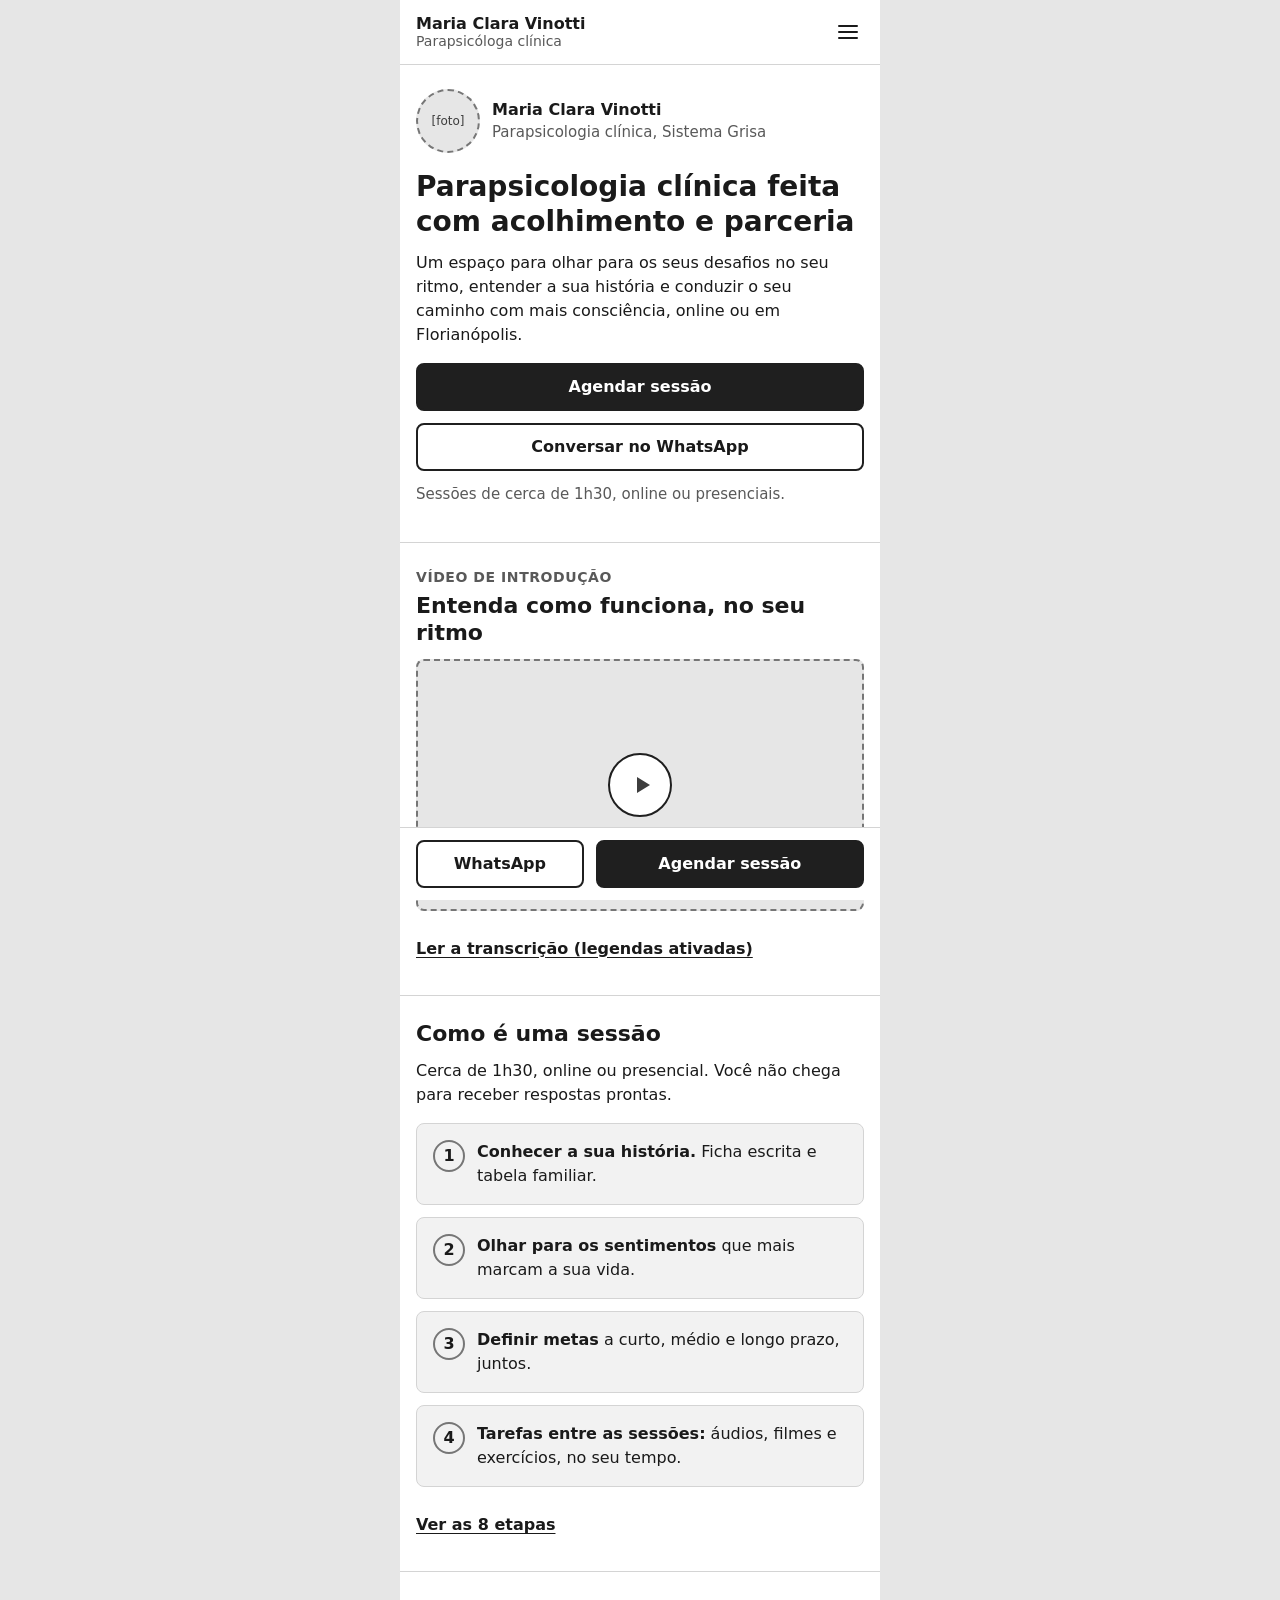
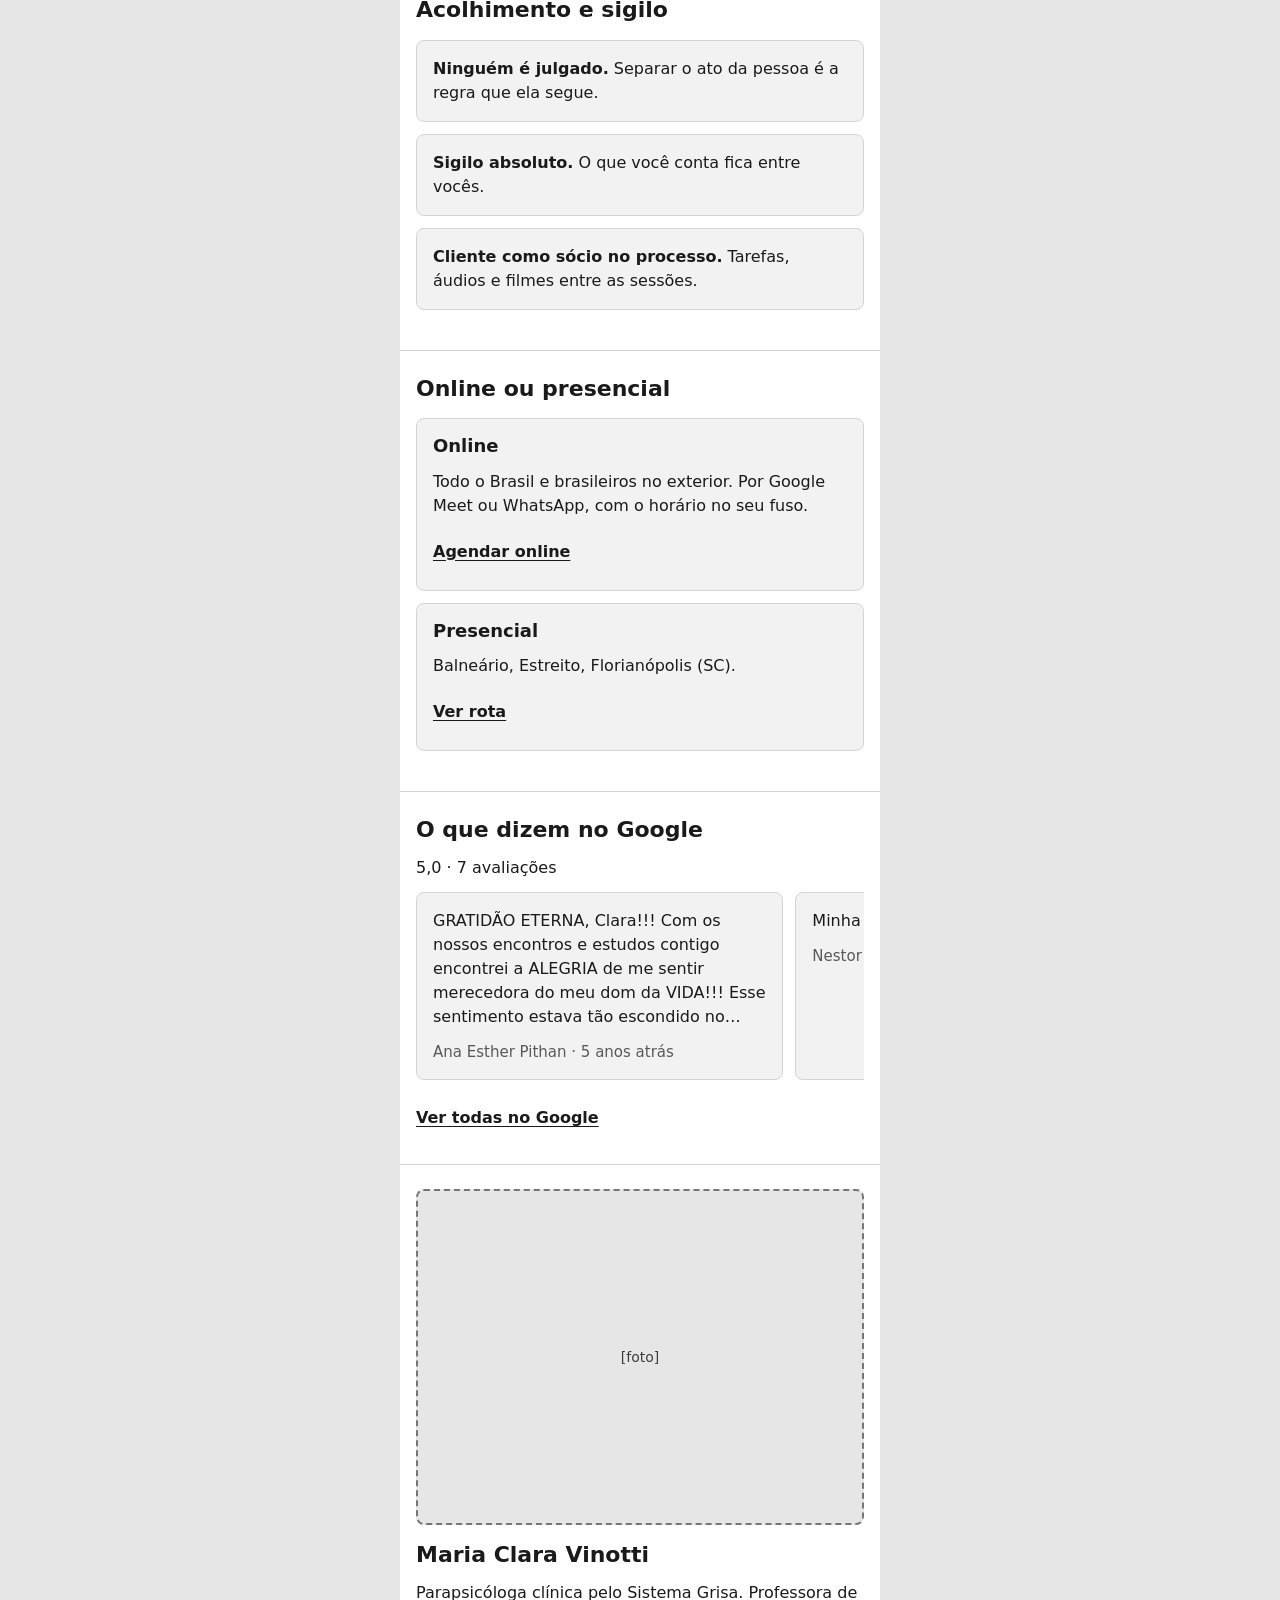
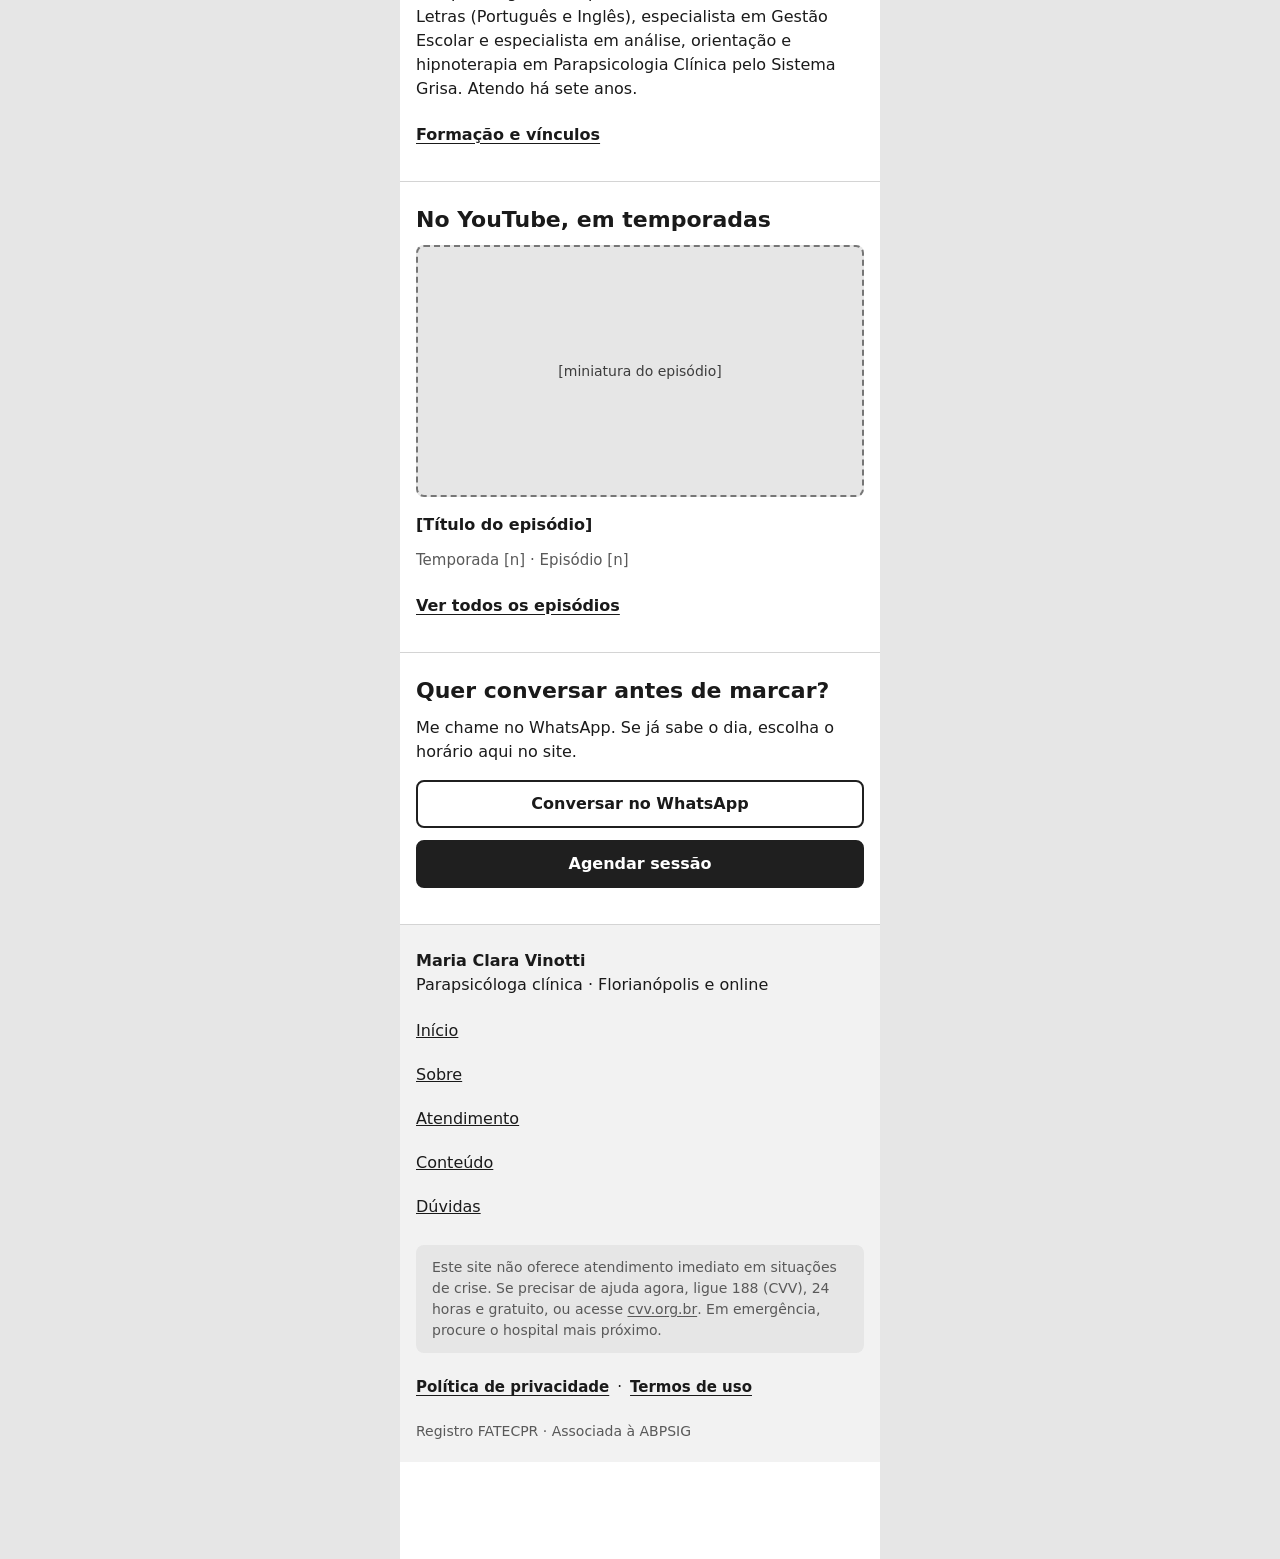
<file: index.html>
<!doctype html>
<html lang="pt-BR">
<head>
  <meta charset="utf-8">
  <meta name="viewport" content="width=device-width, initial-scale=1, viewport-fit=cover">
  <meta name="robots" content="noindex, nofollow">
  <title>Maria Clara Vinotti</title>
  <link rel="icon" href="data:,">
  <link rel="stylesheet" href="estilo.css">
</head>
<body>
<div class="app">

  <!-- Cabeçalho global (Início, Sobre, Atendimento, Conteúdo, Dúvidas) -->
  <header class="cabecalho" id="cabecalho-global">
    <a class="marca" href="#/inicio">
      <span class="marca-nome">Maria Clara Vinotti</span>
      <span class="marca-sub">Parapsicóloga clínica</span>
    </a>
    <button type="button" class="botao-icone" id="botao-menu" aria-label="Abrir menu" aria-expanded="false" aria-controls="menu">
      <svg viewBox="0 0 24 24" aria-hidden="true" focusable="false"><path d="M3 6h18M3 12h18M3 18h18" stroke="currentColor" stroke-width="2" stroke-linecap="round" fill="none"/></svg>
    </button>
  </header>

  <!-- Cabeçalho do fluxo de agendamento -->
  <header class="cabecalho cabecalho-fluxo" id="cabecalho-fluxo" hidden>
    <div class="fluxo-topo">
      <button type="button" class="botao-icone" id="botao-voltar" aria-label="Voltar">
        <svg viewBox="0 0 24 24" aria-hidden="true" focusable="false"><path d="M15 5l-7 7 7 7" stroke="currentColor" stroke-width="2.25" stroke-linecap="round" stroke-linejoin="round" fill="none"/></svg>
      </button>
      <h1 class="titulo-fluxo" id="titulo-fluxo" tabindex="-1">Agendar sessão</h1>
      <p class="titulo-fluxo" id="titulo-fluxo-texto" hidden>Agendar sessão</p>
    </div>
    <p class="passo-texto" id="passo-texto">Passo 1 de 3 · Modalidade, dia e horário</p>
    <div class="progresso" role="progressbar" aria-labelledby="passo-texto" aria-valuemin="0" aria-valuemax="100" aria-valuenow="33">
      <div class="progresso-barra" id="progresso-barra"></div>
    </div>
  </header>

  <main id="conteudo-principal">

    <!-- ===================== INÍCIO ===================== -->
    <section class="pagina" data-rota="inicio" hidden>
      <!-- 1. Abertura -->
      <div class="bloco">
        <div class="perfil">
          <div class="reservado reservado-redondo">[foto]</div>
          <p><strong>Maria Clara Vinotti</strong><br><span class="apoio">Parapsicologia clínica, Sistema Grisa</span></p>
        </div>
        <h1 tabindex="-1">Parapsicologia clínica feita com acolhimento e parceria</h1>
        <p>Um espaço para olhar para os seus desafios no seu ritmo, entender a sua história e conduzir o seu caminho com mais consciência, online ou em Florianópolis.</p>
        <div class="botoes">
          <a class="botao botao-principal" href="#/agendar/1" data-agendar="novo">Agendar sessão</a>
          <button type="button" class="botao botao-secundario" data-aviso="whatsapp">Conversar no WhatsApp</button>
        </div>
        <p class="apoio">Sessões de cerca de 1h30, online ou presenciais.</p>
      </div>

      <!-- 2. Vídeo -->
      <div class="bloco">
        <p class="rotulo">Vídeo de introdução</p>
        <h2>Entenda como funciona, no seu ritmo</h2>
        <div class="reservado reservado-16x9">
          <button type="button" class="botao-play" data-aviso="video" aria-label="Reproduzir vídeo de introdução">
            <svg viewBox="0 0 24 24" aria-hidden="true" focusable="false"><path d="M7 4l13 8-13 8z" fill="currentColor"/></svg>
          </button>
        </div>
        <button type="button" class="link" data-aviso="transcricao">Ler a transcrição (legendas ativadas)</button>
      </div>

      <!-- 3. Como é uma sessão -->
      <div class="bloco">
        <h2>Como é uma sessão</h2>
        <p>Cerca de 1h30, online ou presencial. Você não chega para receber respostas prontas.</p>
        <ol class="cartoes cartoes-numerados">
          <li class="cartao"><p><strong>Conhecer a sua história.</strong> Ficha escrita e tabela familiar.</p></li>
          <li class="cartao"><p><strong>Olhar para os sentimentos</strong> que mais marcam a sua vida.</p></li>
          <li class="cartao"><p><strong>Definir metas</strong> a curto, médio e longo prazo, juntos.</p></li>
          <li class="cartao"><p><strong>Tarefas entre as sessões:</strong> áudios, filmes e exercícios, no seu tempo.</p></li>
        </ol>
        <a class="link" href="#/atendimento/etapas">Ver as 8 etapas</a>
      </div>

      <!-- 4. Acolhimento e sigilo -->
      <div class="bloco">
        <h2>Acolhimento e sigilo</h2>
        <ul class="cartoes">
          <li class="cartao"><p><strong>Ninguém é julgado.</strong> Separar o ato da pessoa é a regra que ela segue.</p></li>
          <li class="cartao"><p><strong>Sigilo absoluto.</strong> O que você conta fica entre vocês.</p></li>
          <li class="cartao"><p><strong>Cliente como sócio no processo.</strong> Tarefas, áudios e filmes entre as sessões.</p></li>
        </ul>
      </div>

      <!-- 5. Online ou presencial -->
      <div class="bloco">
        <h2>Online ou presencial</h2>
        <div class="cartoes">
          <div class="cartao">
            <h3>Online</h3>
            <p>Todo o Brasil e brasileiros no exterior. Por Google Meet ou WhatsApp, com o horário no seu fuso.</p>
            <a class="link" href="#/agendar/1" data-agendar="online">Agendar online</a>
          </div>
          <div class="cartao">
            <h3>Presencial</h3>
            <p>Balneário, Estreito, Florianópolis (SC).</p>
            <a class="link" href="#/atendimento/presencial">Ver rota</a>
          </div>
        </div>
      </div>

      <!-- 6. Avaliações -->
      <div class="bloco">
        <h2 id="titulo-avaliacoes">O que dizem no Google</h2>
        <p>5,0 · 7 avaliações</p>
        <ul class="rolagem-horizontal" tabindex="0" role="region" aria-labelledby="titulo-avaliacoes">
          <li class="cartao">
            <p class="avaliacao-texto">GRATIDÃO ETERNA, Clara!!! Com os nossos encontros e estudos contigo encontrei a ALEGRIA de me sentir merecedora do meu dom da VIDA!!! Esse sentimento estava tão escondido no subconsciente... que só com nossas hipnoses e sessões consegui trazer tudo para o consciente e então me libertar... para uma vida muito mais plena e leve. Seguir meu rumo com consciência das minhas escolhas... tão transformadoras de experiências! Viva, sucesso nos teus rumos e determinação de ajudar as pessoas!</p>
            <p class="apoio">Ana Esther Pithan · 5 anos atrás</p>
          </li>
          <li class="cartao">
            <p class="avaliacao-texto">Minha querida e competente mestra</p>
            <p class="apoio">Nestor Jose Rech · 5 anos atrás</p>
          </li>
        </ul>
        <button type="button" class="link" data-aviso="avaliacoes">Ver todas no Google</button>
      </div>

      <!-- 7. Sobre resumido -->
      <div class="bloco">
        <div class="reservado reservado-4x3">[foto]</div>
        <h2>Maria Clara Vinotti</h2>
        <p>Parapsicóloga clínica pelo Sistema Grisa. Professora de Letras (Português e Inglês), especialista em Gestão Escolar e especialista em análise, orientação e hipnoterapia em Parapsicologia Clínica pelo Sistema Grisa. Atendo há sete anos.</p>
        <a class="link" href="#/sobre">Formação e vínculos</a>
      </div>

      <!-- 8. YouTube -->
      <div class="bloco">
        <h2>No YouTube, em temporadas</h2>
        <button type="button" class="reservado reservado-16x9 botao-reservado" data-aviso="video" aria-labelledby="titulo-episodio-inicio">[miniatura do episódio]</button>
        <p id="titulo-episodio-inicio"><strong>[Título do episódio]</strong></p>
        <p class="apoio">Temporada [n] · Episódio [n]</p>
        <a class="link" href="#/conteudo">Ver todos os episódios</a>
      </div>

      <!-- 9. Conversar antes -->
      <div class="bloco">
        <h2>Quer conversar antes de marcar?</h2>
        <p>Me chame no WhatsApp. Se já sabe o dia, escolha o horário aqui no site.</p>
        <div class="botoes">
          <button type="button" class="botao botao-secundario" data-aviso="whatsapp">Conversar no WhatsApp</button>
          <a class="botao botao-principal" href="#/agendar/1" data-agendar="novo">Agendar sessão</a>
        </div>
      </div>
    </section>

    <!-- ===================== SOBRE ===================== -->
    <section class="pagina" data-rota="sobre" hidden>
      <div class="bloco">
        <div class="reservado reservado-4x3">[foto profissional]</div>
        <h1 tabindex="-1">Maria Clara Vinotti</h1>
        <p class="apoio">Parapsicóloga clínica pelo Sistema Grisa</p>
        <p>Professora de Letras (Português e Inglês), especialista em Gestão Escolar e especialista em análise, orientação e hipnoterapia em Parapsicologia Clínica pelo Sistema Grisa. Atendo há sete anos.</p>
        <div class="botoes">
          <a class="botao botao-principal" href="#/agendar/1" data-agendar="novo">Agendar sessão</a>
        </div>
      </div>

      <div class="bloco">
        <h2>Formação e vínculos</h2>
        <ul class="cartoes">
          <li class="cartao"><p><strong>Sistema Grisa.</strong> Formação inicial pelo IPAPPI e continuidade no Método Grisa.</p></li>
          <li class="cartao"><p><strong>Registro FATECPR,</strong> Curitiba.</p></li>
          <li class="cartao"><p><strong>ABPSIG.</strong> Associada, com carteira de parapsicóloga clínica.</p></li>
          <li class="cartao"><p><strong>Aprimoramento em hipnose,</strong> pelo Método Grisa.</p></li>
        </ul>
      </div>

      <div class="bloco">
        <h2>Como cheguei à parapsicologia</h2>
        <p>A parapsicologia chegou em minha vida pela curiosidade que tinha sobre alguns fenômenos que aconteciam comigo. Compreender a minha história, me deparar com minhas inseguranças e tantos medos, me fez perceber quantos talentos haviam desabrochado.</p>
      </div>

      <div class="bloco">
        <h2>Como eu trabalho</h2>
        <ul class="cartoes">
          <li class="cartao"><p><strong>Ninguém é julgado.</strong> Separo o ato da pessoa.</p></li>
          <li class="cartao"><p><strong>Sigilo absoluto.</strong></p></li>
          <li class="cartao"><p><strong>Não prometo milagres.</strong> Ofereço acolhimento e parceria.</p></li>
        </ul>
      </div>

      <div class="bloco">
        <h2>Quer conversar antes de marcar?</h2>
        <div class="botoes">
          <button type="button" class="botao botao-secundario" data-aviso="whatsapp">Conversar no WhatsApp</button>
          <a class="botao botao-principal" href="#/agendar/1" data-agendar="novo">Agendar sessão</a>
        </div>
      </div>
    </section>

    <!-- ===================== ATENDIMENTO ===================== -->
    <section class="pagina" data-rota="atendimento" hidden>
      <div class="bloco">
        <h1 tabindex="-1">Atendimento</h1>
        <p>Sessões de cerca de 1h30, online ou presenciais.</p>
      </div>

      <div class="bloco">
        <h2>Online ou presencial</h2>
        <div class="cartoes">
          <div class="cartao">
            <h3>Online</h3>
            <p>Para todo o Brasil e brasileiros no exterior. Por Google Meet ou WhatsApp. Você escolhe o horário e vê no seu fuso.</p>
          </div>
          <div class="cartao" id="presencial">
            <h3 tabindex="-1">Presencial</h3>
            <p>Balneário, Estreito, Florianópolis (SC).</p>
            <div class="reservado reservado-4x3">[mapa do consultório]</div>
            <button type="button" class="botao botao-secundario" data-aviso="maps">Ver rota no Google Maps</button>
          </div>
        </div>
      </div>

      <div class="bloco">
        <h2>Horários</h2>
        <p>Terça a sexta, das 9h às 17h. Terças a quintas, até 21h.</p>
        <p class="apoio">Os horários livres aparecem na hora de agendar.</p>
      </div>

      <div class="bloco" id="etapas">
        <h2 tabindex="-1">As 8 etapas do processo</h2>
        <p>Cada pessoa segue no seu ritmo.</p>
        <ol class="cartoes cartoes-numerados">
          <li class="cartao"><p><strong>Sua história.</strong> Ficha de anamnese escrita.</p></li>
          <li class="cartao"><p><strong>Tabela familiar.</strong> A sua posição na família e a relação com os sentimentos.</p></li>
          <li class="cartao"><p><strong>Orientação.</strong> Estudos, áudios, relaxamento e respiração.</p></li>
          <li class="cartao"><p><strong>Terapia eletrônica.</strong> Áudios e filmes que ajudam a ver o passado com mais clareza.</p></li>
          <li class="cartao"><p><strong>Cinco maiores sentimentos</strong> nas principais fases da sua vida.</p></li>
          <li class="cartao"><p><strong>Metas</strong> a curto, médio e longo prazo.</p></li>
          <li class="cartao"><p><strong>Hipnose</strong> para compreender melhor a situação.</p></li>
          <li class="cartao"><p><strong>Tarefas em casa,</strong> no seu tempo, para organizar a mente.</p></li>
        </ol>
      </div>

      <div class="bloco">
        <h2>Pacote de 5 sessões</h2>
        <p>Pensado para dar sequência ao trabalho, com até 15 dias entre uma sessão e a próxima.</p>
        <p>Em caso de imprevisto, avise sobre o cancelamento e remarque o quanto antes, para não perder a continuidade.</p>
        <div class="botoes">
          <button type="button" class="botao botao-principal" data-aviso="whatsapp">Solicitar pacote pelo WhatsApp</button>
        </div>
        <p class="apoio">Os valores são informados pelo WhatsApp.</p>
      </div>

      <div class="bloco">
        <h2>Pronto para marcar?</h2>
        <div class="botoes">
          <a class="botao botao-principal" href="#/agendar/1" data-agendar="novo">Agendar sessão</a>
          <button type="button" class="botao botao-secundario" data-aviso="whatsapp">Conversar no WhatsApp</button>
        </div>
      </div>
    </section>

    <!-- ===================== CONTEÚDO ===================== -->
    <section class="pagina" data-rota="conteudo" hidden>
      <div class="bloco">
        <h1 tabindex="-1">Conteúdo</h1>
        <p>Um vídeo por semana, em temporadas, sobre um tema escolhido pela Maria Clara.</p>
      </div>

      <div class="bloco">
        <p class="rotulo">Episódio em destaque</p>
        <div class="reservado reservado-16x9">
          <button type="button" class="botao-play" data-aviso="video" aria-labelledby="titulo-destaque">
            <svg viewBox="0 0 24 24" aria-hidden="true" focusable="false"><path d="M7 4l13 8-13 8z" fill="currentColor"/></svg>
          </button>
        </div>
        <p id="titulo-destaque"><strong>[Título do episódio]</strong></p>
        <p class="apoio">Temporada [n] · Episódio [n]</p>
      </div>

      <div class="bloco">
        <h2 id="titulo-temporadas">Temporadas</h2>
        <div class="temporadas" role="group" aria-labelledby="titulo-temporadas">
          <button type="button" class="botao botao-alternar" data-temporada="1" aria-pressed="true">Temporada 1</button>
          <button type="button" class="botao botao-alternar" data-temporada="2" aria-pressed="false">Temporada 2</button>
          <button type="button" class="botao botao-alternar" data-temporada="3" aria-pressed="false">Temporada 3</button>
        </div>
        <ul class="episodios" id="lista-episodios"></ul>
      </div>

      <div class="bloco">
        <h2>Acompanhe no YouTube</h2>
        <div class="botoes">
          <button type="button" class="botao botao-principal" data-aviso="youtube">Inscrever-se no canal</button>
        </div>
      </div>

      <div class="bloco">
        <h2>Quer conversar antes de marcar?</h2>
        <div class="botoes">
          <button type="button" class="botao botao-secundario" data-aviso="whatsapp">Conversar no WhatsApp</button>
          <a class="botao botao-principal" href="#/agendar/1" data-agendar="novo">Agendar sessão</a>
        </div>
      </div>
    </section>

    <!-- ===================== DÚVIDAS ===================== -->
    <section class="pagina" data-rota="duvidas" hidden>
      <div class="bloco">
        <h1 tabindex="-1">Dúvidas</h1>
        <p>Respostas curtas para as perguntas de quem está chegando.</p>
      </div>

      <div class="bloco">
        <div class="acordeao">
          <details>
            <summary>O que é parapsicologia clínica?</summary>
            <div class="resposta"><p>[Explicação simples, com as palavras dela.]</p></div>
          </details>
          <details>
            <summary>Como é uma sessão?</summary>
            <div class="resposta">
              <p>Cerca de 1h30, online ou presencial. Começamos conhecendo a sua história e seguimos no seu ritmo, com metas definidas juntos.</p>
              <a class="link" href="#/atendimento/etapas">Ver as 8 etapas</a>
            </div>
          </details>
          <details>
            <summary>Alguém vai me julgar?</summary>
            <div class="resposta"><p>Não. Aqui ninguém é julgado: a regra é separar o ato da pessoa.</p></div>
          </details>
          <details>
            <summary>Meus dados ficam em sigilo?</summary>
            <div class="resposta"><p>Sim. O sigilo é absoluto.</p></div>
          </details>
          <details>
            <summary>Como funciona o atendimento online?</summary>
            <div class="resposta"><p>Por Google Meet ou WhatsApp, com o horário mostrado no seu fuso.</p></div>
          </details>
          <details>
            <summary>Como funciona o pacote de 5 sessões?</summary>
            <div class="resposta"><p>São cinco sessões, com até 15 dias entre elas. Você solicita pelo WhatsApp.</p></div>
          </details>
          <details>
            <summary>Quanto custa e como pago?</summary>
            <div class="resposta"><p>Os valores são informados pelo WhatsApp. O pagamento é por Pix, dinheiro ou transferência.</p></div>
          </details>
          <details>
            <summary>E se eu precisar remarcar?</summary>
            <div class="resposta"><p>Avise assim que souber e remarque o quanto antes, para não perder a continuidade.</p></div>
          </details>
        </div>
      </div>

      <div class="bloco">
        <h2>Não encontrou a sua dúvida?</h2>
        <div class="botoes">
          <button type="button" class="botao botao-principal" data-aviso="whatsapp">Perguntar no WhatsApp</button>
        </div>
      </div>
    </section>

    <!-- ===================== AGENDAR · PASSO 1 ===================== -->
    <section class="pagina fluxo" data-rota="agendar-1" hidden>
      <form id="form-passo1" novalidate>
        <div class="bloco">
          <fieldset class="opcoes">
            <legend>Como você prefere?</legend>
            <label class="cartao-radio">
              <input type="radio" name="modalidade" value="online">
              <span><strong>Online</strong><span class="opcao-apoio">Google Meet ou WhatsApp</span></span>
            </label>
            <label class="cartao-radio">
              <input type="radio" name="modalidade" value="presencial">
              <span><strong>Presencial</strong><span class="opcao-apoio">Balneário, Estreito</span></span>
            </label>
          </fieldset>

          <div class="campo">
            <label for="fuso">Horários no seu fuso</label>
            <select id="fuso" name="fuso">
              <option value="brasilia">Brasília (UTC−3)</option>
              <option value="lisboa">Lisboa (UTC+0)</option>
              <option value="londres">Londres (UTC+0)</option>
              <option value="nova-york">Nova York (UTC−5)</option>
            </select>
          </div>
        </div>

        <div class="bloco">
          <div class="calendario-topo">
            <button type="button" class="botao-icone botao-mes" id="mes-anterior" aria-label="Mês anterior">
              <svg viewBox="0 0 24 24" aria-hidden="true" focusable="false"><path d="M15 5l-7 7 7 7" stroke="currentColor" stroke-width="2.25" stroke-linecap="round" stroke-linejoin="round" fill="none"/></svg>
            </button>
            <p class="mes-nome" id="mes-nome" aria-live="polite"></p>
            <button type="button" class="botao-icone botao-mes" id="proximo-mes" aria-label="Próximo mês">
              <svg viewBox="0 0 24 24" aria-hidden="true" focusable="false"><path d="M9 5l7 7-7 7" stroke="currentColor" stroke-width="2.25" stroke-linecap="round" stroke-linejoin="round" fill="none"/></svg>
            </button>
          </div>
          <table class="calendario" aria-labelledby="mes-nome">
            <thead>
              <tr>
                <th scope="col"><abbr title="Domingo">D</abbr></th>
                <th scope="col"><abbr title="Segunda">S</abbr></th>
                <th scope="col"><abbr title="Terça">T</abbr></th>
                <th scope="col"><abbr title="Quarta">Q</abbr></th>
                <th scope="col"><abbr title="Quinta">Q</abbr></th>
                <th scope="col"><abbr title="Sexta">S</abbr></th>
                <th scope="col"><abbr title="Sábado">S</abbr></th>
              </tr>
            </thead>
            <tbody id="calendario-dias"></tbody>
          </table>
          <p class="apoio">Dias com borda têm horário livre. Os demais estão ocupados ou fora do atendimento.</p>

          <div class="area-horarios" id="area-horarios" hidden>
            <h2 id="titulo-dia"></h2>
            <div class="grade-horarios" id="grade-horarios" role="group" aria-labelledby="titulo-dia"></div>
            <p class="apoio">Cada sessão dura cerca de 1h30.</p>
          </div>
        </div>

        <div class="rodape-passo" id="rodape-passo1">
          <p class="erro" id="erro-passo1" aria-live="polite"></p>
          <button type="submit" class="botao botao-principal" aria-describedby="erro-passo1">Continuar</button>
          <button type="button" class="link" data-aviso="whatsapp">Prefere conversar antes? WhatsApp</button>
        </div>
      </form>
    </section>

    <!-- ===================== AGENDAR · PASSO 2 ===================== -->
    <section class="pagina fluxo" data-rota="agendar-2" hidden>
      <div class="bloco">
        <div class="cartao resumo">
          <p class="resumo-linha1" id="resumo-linha1"></p>
          <p class="apoio" id="resumo-linha2"></p>
          <a class="link" href="#/agendar/1">Alterar</a>
        </div>
      </div>

      <form class="bloco" id="form-passo2" novalidate>
        <div class="campo">
          <label for="nome">Nome completo</label>
          <input type="text" id="nome" name="nome" autocomplete="name" aria-describedby="erro-nome">
          <p class="erro" id="erro-nome"></p>
        </div>

        <div class="campo">
          <label for="email">E-mail</label>
          <p class="apoio campo-apoio" id="apoio-email">Para receber o convite com o link do Google Meet.</p>
          <input type="email" id="email" name="email" autocomplete="email" aria-describedby="apoio-email erro-email">
          <p class="erro" id="erro-email"></p>
        </div>

        <div class="campo">
          <label for="whatsapp">WhatsApp</label>
          <p class="apoio campo-apoio" id="apoio-whatsapp">Com DDD, ou com o código do país se você mora fora.</p>
          <input type="tel" id="whatsapp" name="whatsapp" autocomplete="tel" aria-describedby="apoio-whatsapp erro-whatsapp">
          <p class="erro" id="erro-whatsapp"></p>
        </div>

        <div class="campo">
          <label for="como-conheceu">Como conheceu?</label>
          <select id="como-conheceu" name="como-conheceu" aria-describedby="erro-como-conheceu">
            <option value=""></option>
            <option>Pesquisa no Google</option>
            <option>Indicação</option>
            <option>YouTube</option>
            <option>Redes sociais</option>
            <option>Outro</option>
          </select>
          <p class="erro" id="erro-como-conheceu"></p>
        </div>

        <div class="campo">
          <label class="caixa-selecao" for="privacidade">
            <input type="checkbox" id="privacidade" name="privacidade" aria-describedby="erro-privacidade">
            <span>Li a política de privacidade. Nome, e-mail e telefone são usados só para marcar e confirmar a sessão, e vistos pela Maria Clara e pela ferramenta de agendamento.</span>
          </label>
          <p class="erro" id="erro-privacidade"></p>
        </div>

        <div class="botoes">
          <button type="submit" class="botao botao-principal">Enviar solicitação</button>
        </div>
        <p class="apoio">Na primeira sessão, a Maria Clara confirma o horário.</p>
      </form>
    </section>

    <!-- ===================== AGENDAR · PASSO 3 ===================== -->
    <section class="pagina fluxo" data-rota="agendar-3" hidden>
      <div class="bloco">
        <div class="icone-ok" aria-hidden="true">✓</div>
        <h1 role="status" tabindex="-1">Solicitação enviada</h1>
        <p>A Maria Clara recebeu o seu pedido e confirma o horário por e-mail e WhatsApp em até 1 dia útil.</p>
        <div class="cartao resumo">
          <p class="resumo-linha1" id="confirmacao-linha1"></p>
          <p class="apoio" id="confirmacao-linha2"></p>
        </div>
      </div>

      <div class="bloco">
        <h2>O que acontece agora</h2>
        <ol class="cartoes cartoes-numerados">
          <li class="cartao"><p>Você recebe a confirmação do horário.</p></li>
          <li class="cartao"><p>Se for online, o convite com o link do Google Meet chega no seu e-mail. Se for presencial, a rota para o consultório.</p></li>
          <li class="cartao"><p>Na primeira sessão, você preenche uma ficha escrita sobre a sua história.</p></li>
        </ol>
        <div class="botoes">
          <button type="button" class="botao botao-secundario" data-aviso="whatsapp">Conversar no WhatsApp</button>
          <button type="button" class="botao botao-principal" id="voltar-inicio">Voltar ao início</button>
        </div>
      </div>
    </section>

  </main>

  <!-- Rodapé global. No agendamento vira o rodapé curto (só o aviso do CVV e a linha legal) -->
  <footer class="rodape" id="rodape">
    <div class="rodape-completo">
      <p class="rodape-nome">Maria Clara Vinotti</p>
      <p>Parapsicóloga clínica · Florianópolis e online</p>
      <ul>
        <li><a href="#/inicio">Início</a></li>
        <li><a href="#/sobre">Sobre</a></li>
        <li><a href="#/atendimento">Atendimento</a></li>
        <li><a href="#/conteudo">Conteúdo</a></li>
        <li><a href="#/duvidas">Dúvidas</a></li>
      </ul>
    </div>
    <p class="aviso-crise">Este site não oferece atendimento imediato em situações de crise. Se precisar de ajuda agora, ligue 188 (CVV), 24 horas e gratuito, ou acesse <button type="button" class="link-inline" data-aviso="cvv">cvv.org.br</button>. Em emergência, procure o hospital mais próximo.</p>
    <p class="rodape-legal">
      <button type="button" class="link" data-aviso="pagina">Política de privacidade</button>
      <span aria-hidden="true">·</span>
      <button type="button" class="link" data-aviso="pagina">Termos de uso</button>
    </p>
    <p class="rodape-registro rodape-completo">Registro FATECPR · Associada à ABPSIG</p>
  </footer>

</div>

<!-- Barra fixa na base -->
<div class="barra-fixa" id="barra-fixa">
  <button type="button" class="botao botao-secundario" data-aviso="whatsapp">WhatsApp</button>
  <a class="botao botao-principal" href="#/agendar/1" data-agendar="novo">Agendar sessão</a>
</div>

<!-- Menu -->
<div class="menu-fundo" id="menu-fundo" hidden></div>
<nav class="menu" id="menu" tabindex="-1" hidden>
  <ul>
    <li><a href="#/inicio">Início</a></li>
    <li><a href="#/sobre">Sobre</a></li>
    <li><a href="#/atendimento">Atendimento</a></li>
    <li><a href="#/conteudo">Conteúdo</a></li>
    <li><a href="#/duvidas">Dúvidas</a></li>
  </ul>
  <button type="button" class="botao botao-secundario" id="botao-fechar-menu">Fechar</button>
</nav>

<!-- Aviso temporário das interações simuladas -->
<div class="aviso" id="aviso" role="status" aria-live="polite"></div>

<script src="agendamento.js"></script>
<script src="app.js"></script>
</body>
</html>
</file>
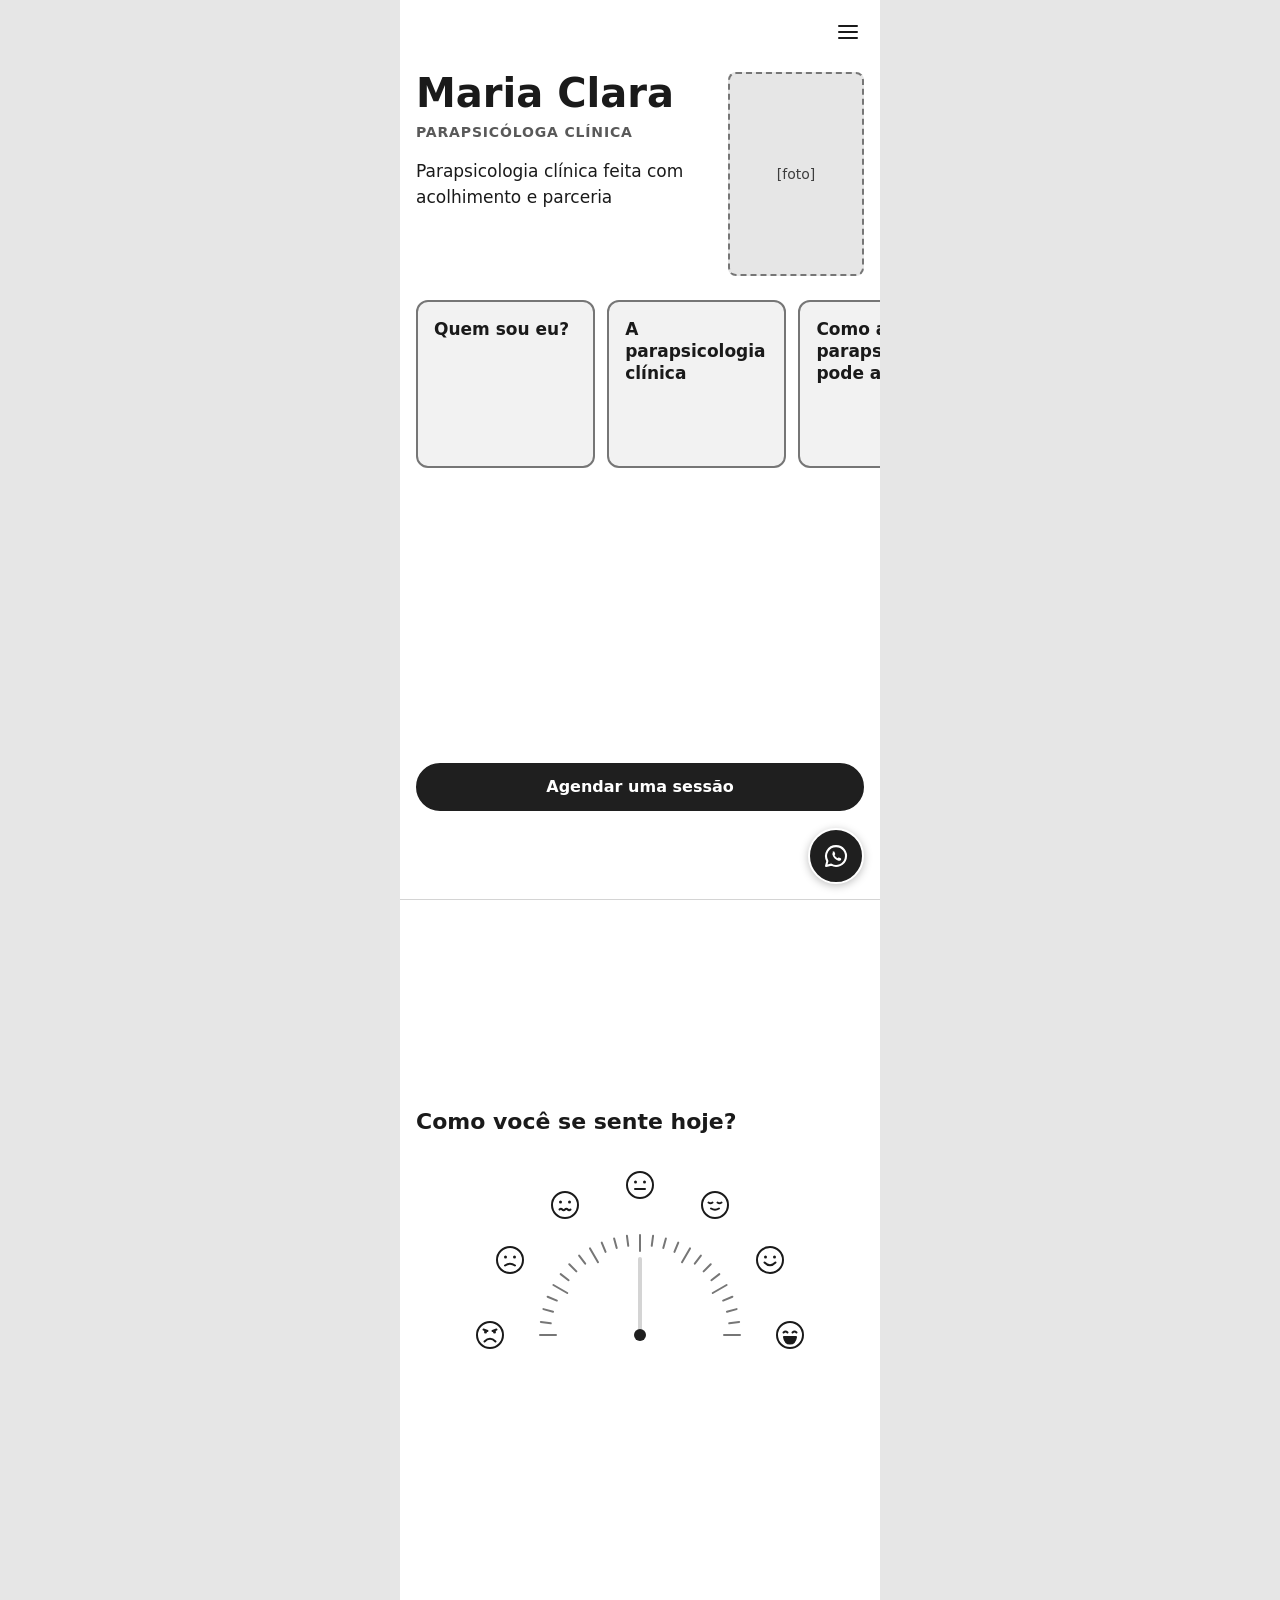
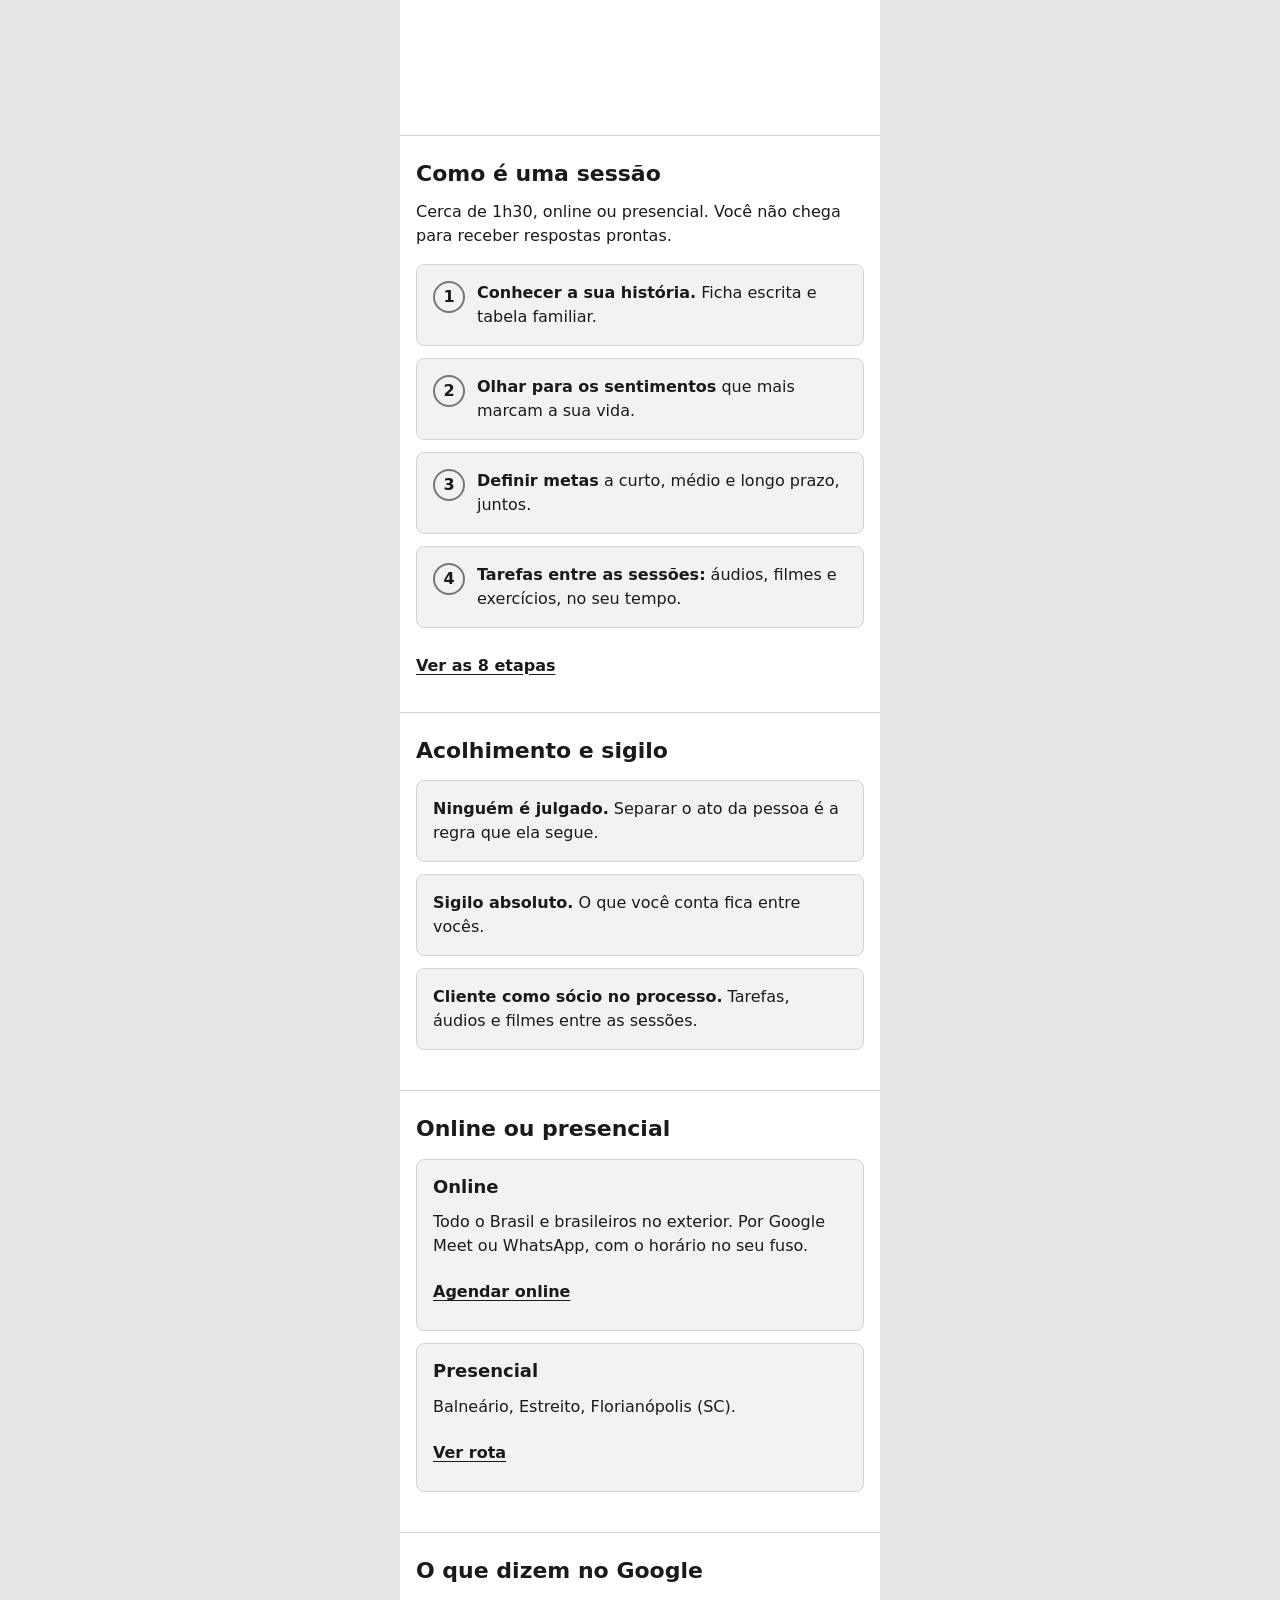
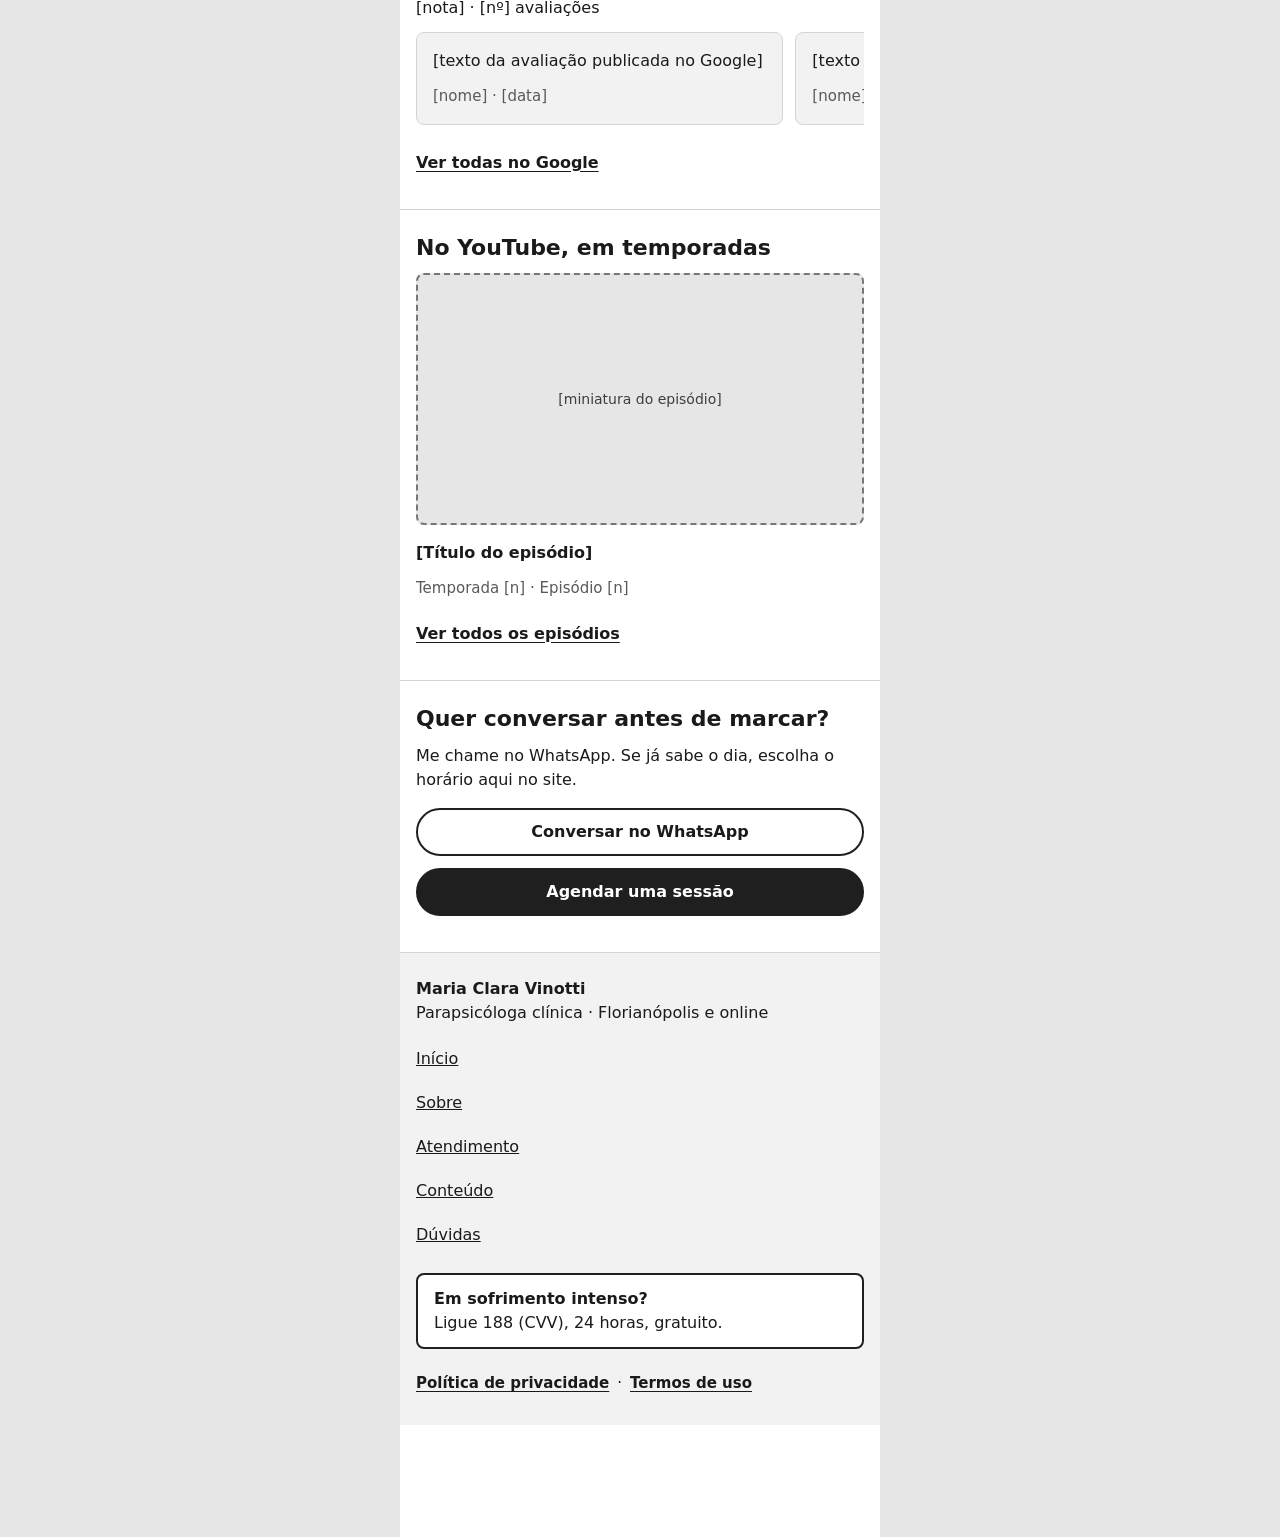
<file: alternativa-b/index.html>
<!doctype html>
<html lang="pt-BR">
<head>
  <meta charset="utf-8">
  <meta name="viewport" content="width=device-width, initial-scale=1, viewport-fit=cover">
  <meta name="robots" content="noindex, nofollow">
  <title>Maria Clara Vinotti (alternativa B)</title>
  <link rel="icon" href="data:,">
  <!-- Reaproveita a base visual da alternativa A e acrescenta só o que é novo -->
  <link rel="stylesheet" href="../estilo.css">
  <link rel="stylesheet" href="estilo-b.css">
</head>
<body>
<div class="app">

  <!-- Cabeçalho: só o botão de menu, como no esboço -->
  <header class="cabecalho cabecalho-b" id="cabecalho">
    <button type="button" class="botao-icone" id="botao-menu" aria-label="Abrir menu" aria-expanded="false" aria-controls="menu">
      <svg viewBox="0 0 24 24" aria-hidden="true" focusable="false"><path d="M3 6h18M3 12h18M3 18h18" stroke="currentColor" stroke-width="2" stroke-linecap="round" fill="none"/></svg>
    </button>
  </header>

  <main id="conteudo-principal">

    <!-- Bloco 1 (altura da tela): nome grande, foto, cards e agendamento -->
    <section class="bloco tela-cheia abertura-b">
      <div class="hero-grade">
        <div class="hero-texto">
          <h1 class="hero-nome">Maria Clara</h1>
          <p class="hero-profissao">Parapsicóloga clínica</p>
          <p class="hero-frase">Parapsicologia clínica feita com acolhimento e parceria</p>
        </div>
        <div class="reservado hero-foto">[foto]</div>
      </div>

      <ul class="cards-tema">
        <li><button type="button" class="card-tema" data-aviso="pagina">Quem sou eu?</button></li>
        <li><button type="button" class="card-tema" data-aviso="pagina">A parapsicologia clínica</button></li>
        <li><button type="button" class="card-tema" data-aviso="pagina">Como a parapsicologia pode ajudar</button></li>
      </ul>

      <button type="button" class="botao botao-principal botao-pilula" data-aviso="pagina">Agendar uma sessão</button>
    </section>

    <!-- Bloco 2 (altura da tela): Como você se sente hoje? -->
    <section class="bloco tela-cheia humor" aria-labelledby="titulo-humor">
      <h2 id="titulo-humor">Como você se sente hoje?</h2>
      <fieldset class="mostrador" id="mostrador">
        <legend class="so-leitor">Como você se sente hoje?</legend>
        <svg class="mostrador-arco" id="mostrador-arco" aria-hidden="true" focusable="false"></svg>
        <!-- As emoções são posicionadas no arco pelo alternativa-b/app-b.js -->
        <div class="emocoes" id="emocoes"></div>
        <p class="emocao-escolhida" id="emocao-escolhida" aria-live="polite"></p>
      </fieldset>
      <!-- Confirmação que leva ao bloco 3; o espaço fica reservado para a tela não pular -->
      <div class="confirmacao">
        <button type="button" class="botao botao-secundario botao-pilula botao-continuar" id="botao-continuar" aria-controls="teste-perfil" hidden>
          Continuar
          <svg viewBox="0 0 24 24" aria-hidden="true" focusable="false"><path d="M6 9l6 6 6-6" stroke="currentColor" stroke-width="2.25" stroke-linecap="round" stroke-linejoin="round" fill="none"/></svg>
        </button>
      </div>
    </section>

    <!-- Bloco 3 (altura da tela): convite para o teste de perfil, liberado após a resposta -->
    <section class="bloco tela-cheia teste-perfil" id="teste-perfil" aria-labelledby="titulo-teste" hidden>
      <h2 id="titulo-teste" tabindex="-1">Você gostaria de fazer um teste de perfil?</h2>
      <p>É bem rapidinho!</p>
      <button type="button" class="botao botao-principal botao-pilula" data-aviso="pagina">Fazer o teste</button>
      <details class="sobre-teste">
        <summary>O que é o teste de perfil?</summary>
        <p>[Explicação do teste de perfil, a definir com a Maria Clara.]</p>
      </details>
    </section>

    <!-- 4. Seções mantidas da alternativa A -->
    <section class="bloco">
      <h2>Como é uma sessão</h2>
      <p>Cerca de 1h30, online ou presencial. Você não chega para receber respostas prontas.</p>
      <ol class="cartoes cartoes-numerados">
        <li class="cartao"><p><strong>Conhecer a sua história.</strong> Ficha escrita e tabela familiar.</p></li>
        <li class="cartao"><p><strong>Olhar para os sentimentos</strong> que mais marcam a sua vida.</p></li>
        <li class="cartao"><p><strong>Definir metas</strong> a curto, médio e longo prazo, juntos.</p></li>
        <li class="cartao"><p><strong>Tarefas entre as sessões:</strong> áudios, filmes e exercícios, no seu tempo.</p></li>
      </ol>
      <button type="button" class="link" data-aviso="pagina">Ver as 8 etapas</button>
    </section>

    <section class="bloco">
      <h2>Acolhimento e sigilo</h2>
      <ul class="cartoes">
        <li class="cartao"><p><strong>Ninguém é julgado.</strong> Separar o ato da pessoa é a regra que ela segue.</p></li>
        <li class="cartao"><p><strong>Sigilo absoluto.</strong> O que você conta fica entre vocês.</p></li>
        <li class="cartao"><p><strong>Cliente como sócio no processo.</strong> Tarefas, áudios e filmes entre as sessões.</p></li>
      </ul>
    </section>

    <section class="bloco">
      <h2>Online ou presencial</h2>
      <div class="cartoes">
        <div class="cartao">
          <h3>Online</h3>
          <p>Todo o Brasil e brasileiros no exterior. Por Google Meet ou WhatsApp, com o horário no seu fuso.</p>
          <button type="button" class="link" data-aviso="pagina">Agendar online</button>
        </div>
        <div class="cartao">
          <h3>Presencial</h3>
          <p>Balneário, Estreito, Florianópolis (SC).</p>
          <button type="button" class="link" data-aviso="pagina">Ver rota</button>
        </div>
      </div>
    </section>

    <section class="bloco">
      <h2 id="titulo-avaliacoes">O que dizem no Google</h2>
      <p>[nota] · [nº] avaliações</p>
      <ul class="rolagem-horizontal" tabindex="0" role="region" aria-labelledby="titulo-avaliacoes">
        <li class="cartao">
          <p>[texto da avaliação publicada no Google]</p>
          <p class="apoio">[nome] · [data]</p>
        </li>
        <li class="cartao">
          <p>[texto da avaliação publicada no Google]</p>
          <p class="apoio">[nome] · [data]</p>
        </li>
      </ul>
      <button type="button" class="link" data-aviso="avaliacoes">Ver todas no Google</button>
    </section>

    <section class="bloco">
      <h2>No YouTube, em temporadas</h2>
      <button type="button" class="reservado reservado-16x9 botao-reservado" data-aviso="video" aria-labelledby="titulo-episodio-b">[miniatura do episódio]</button>
      <p id="titulo-episodio-b"><strong>[Título do episódio]</strong></p>
      <p class="apoio">Temporada [n] · Episódio [n]</p>
      <button type="button" class="link" data-aviso="pagina">Ver todos os episódios</button>
    </section>

    <section class="bloco">
      <h2>Quer conversar antes de marcar?</h2>
      <p>Me chame no WhatsApp. Se já sabe o dia, escolha o horário aqui no site.</p>
      <div class="botoes">
        <button type="button" class="botao botao-secundario botao-pilula" data-aviso="whatsapp">Conversar no WhatsApp</button>
        <button type="button" class="botao botao-principal botao-pilula" data-aviso="pagina">Agendar uma sessão</button>
      </div>
    </section>

  </main>

  <!-- Rodapé (com o CVV) -->
  <footer class="rodape" id="rodape">
    <p class="rodape-nome">Maria Clara Vinotti</p>
    <p>Parapsicóloga clínica · Florianópolis e online</p>
    <ul>
      <li><a href="./">Início</a></li>
      <li><button type="button" class="link-rodape" data-aviso="pagina">Sobre</button></li>
      <li><button type="button" class="link-rodape" data-aviso="pagina">Atendimento</button></li>
      <li><button type="button" class="link-rodape" data-aviso="pagina">Conteúdo</button></li>
      <li><button type="button" class="link-rodape" data-aviso="pagina">Dúvidas</button></li>
    </ul>
    <div class="caixa-cvv">
      <p><strong>Em sofrimento intenso?</strong></p>
      <p>Ligue 188 (CVV), 24 horas, gratuito.</p>
    </div>
    <p class="rodape-legal">
      <button type="button" class="link" data-aviso="pagina">Política de privacidade</button>
      <span aria-hidden="true">·</span>
      <button type="button" class="link" data-aviso="pagina">Termos de uso</button>
    </p>
  </footer>

</div>

<!-- Botão flutuante de WhatsApp (substitui a barra fixa da alternativa A) -->
<button type="button" class="whatsapp-flutuante" id="whatsapp-flutuante" data-aviso="whatsapp" aria-label="Conversar no WhatsApp">
  <svg viewBox="0 0 24 24" aria-hidden="true" focusable="false"><path d="M12 3.5a8.5 8.5 0 0 0-7.4 12.7L3.5 20.5l4.4-1.1A8.5 8.5 0 1 0 12 3.5z" stroke="currentColor" stroke-width="1.8" stroke-linejoin="round" fill="none"/><path d="M9 8.6c.2-.4.5-.4.7-.4h.5c.2 0 .4.1.5.4l.6 1.5c.1.2 0 .5-.1.6l-.5.6c.6 1.1 1.5 2 2.6 2.6l.6-.5c.2-.2.4-.2.6-.1l1.5.6c.3.1.4.3.4.5v.5c0 .3-.1.5-.4.7-.5.4-1.3.6-2 .4-2.3-.6-4.4-2.7-5-5-.2-.7 0-1.5.4-2z" fill="currentColor"/></svg>
</button>

<!-- Menu -->
<div class="menu-fundo" id="menu-fundo" hidden></div>
<nav class="menu" id="menu" tabindex="-1" hidden>
  <ul>
    <li><a href="./" aria-current="page">Início</a></li>
    <li><button type="button" data-aviso="pagina">Sobre</button></li>
    <li><button type="button" data-aviso="pagina">Atendimento</button></li>
    <li><button type="button" data-aviso="pagina">Conteúdo</button></li>
    <li><button type="button" data-aviso="pagina">Dúvidas</button></li>
  </ul>
  <button type="button" class="botao botao-secundario" id="botao-fechar-menu">Fechar</button>
</nav>

<!-- Aviso temporário das interações simuladas -->
<div class="aviso" id="aviso" role="status" aria-live="polite"></div>

<script src="app-b.js"></script>
</body>
</html>
</file>
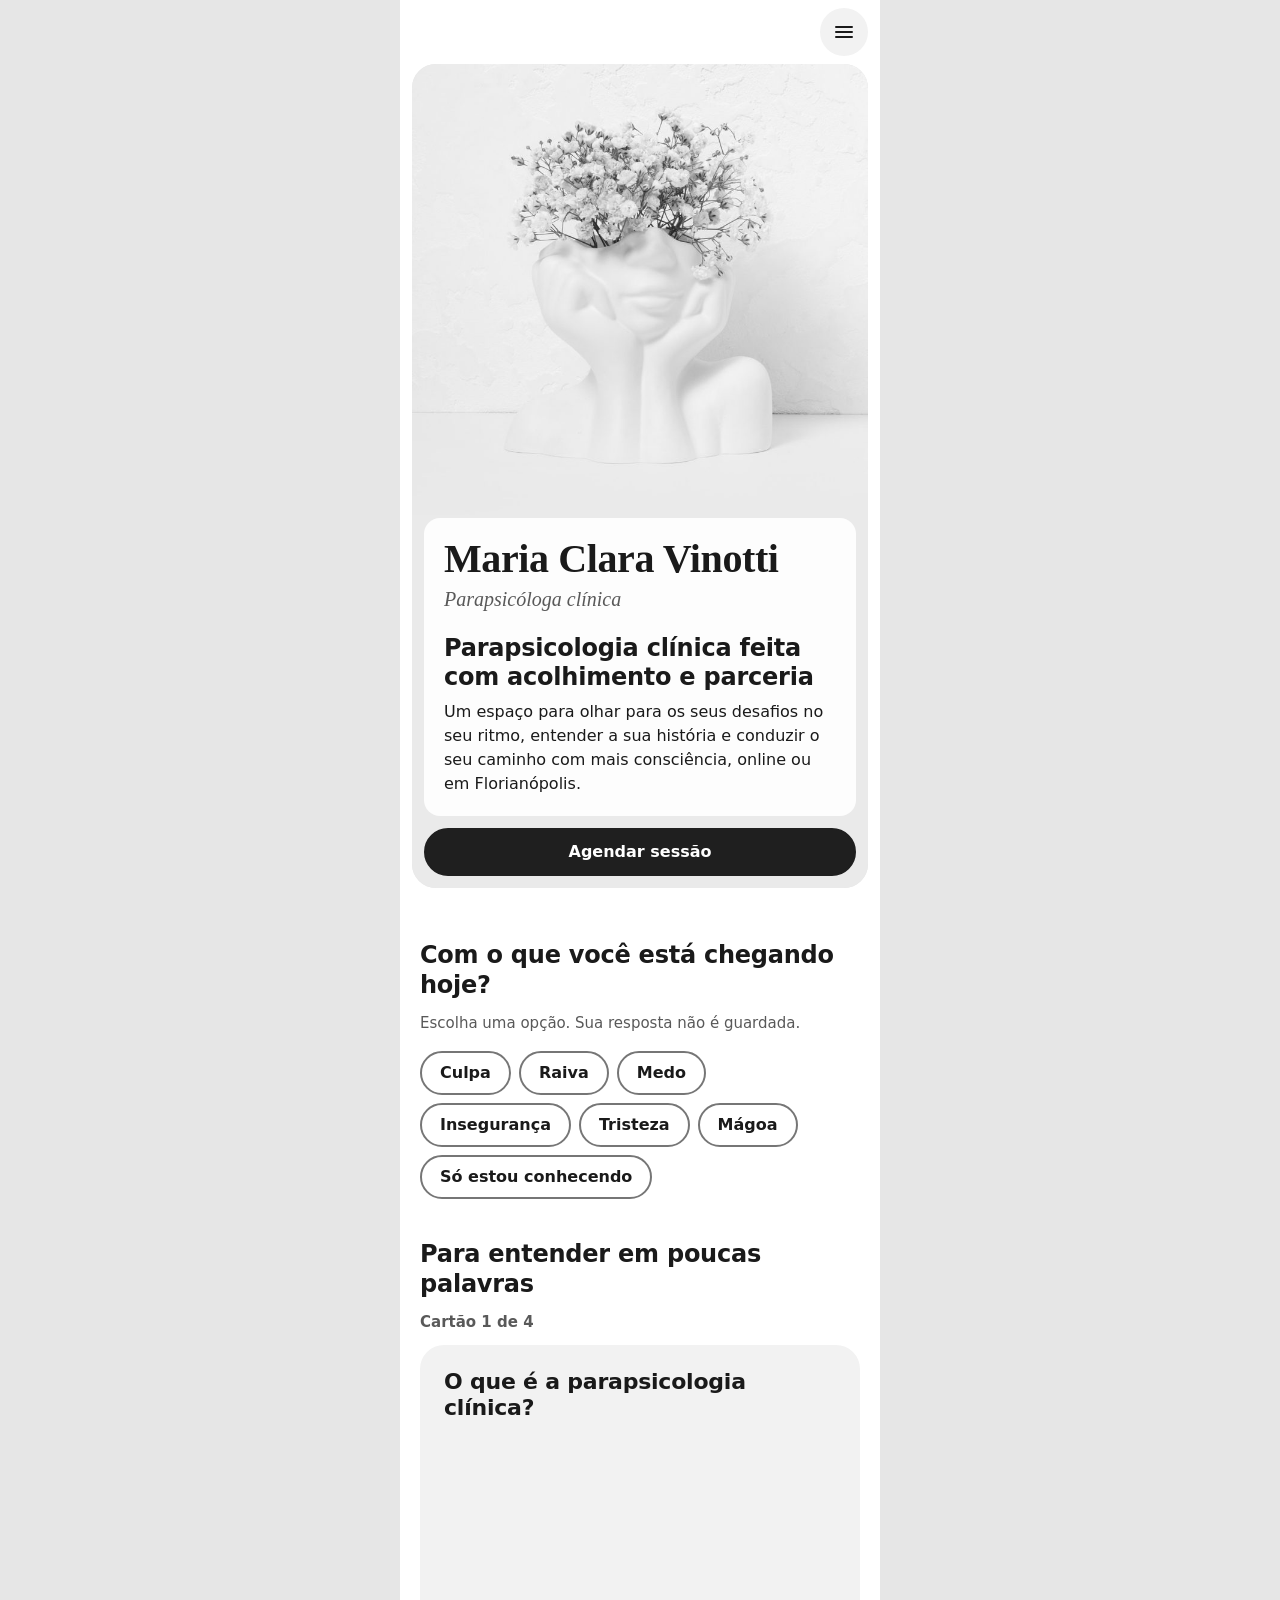
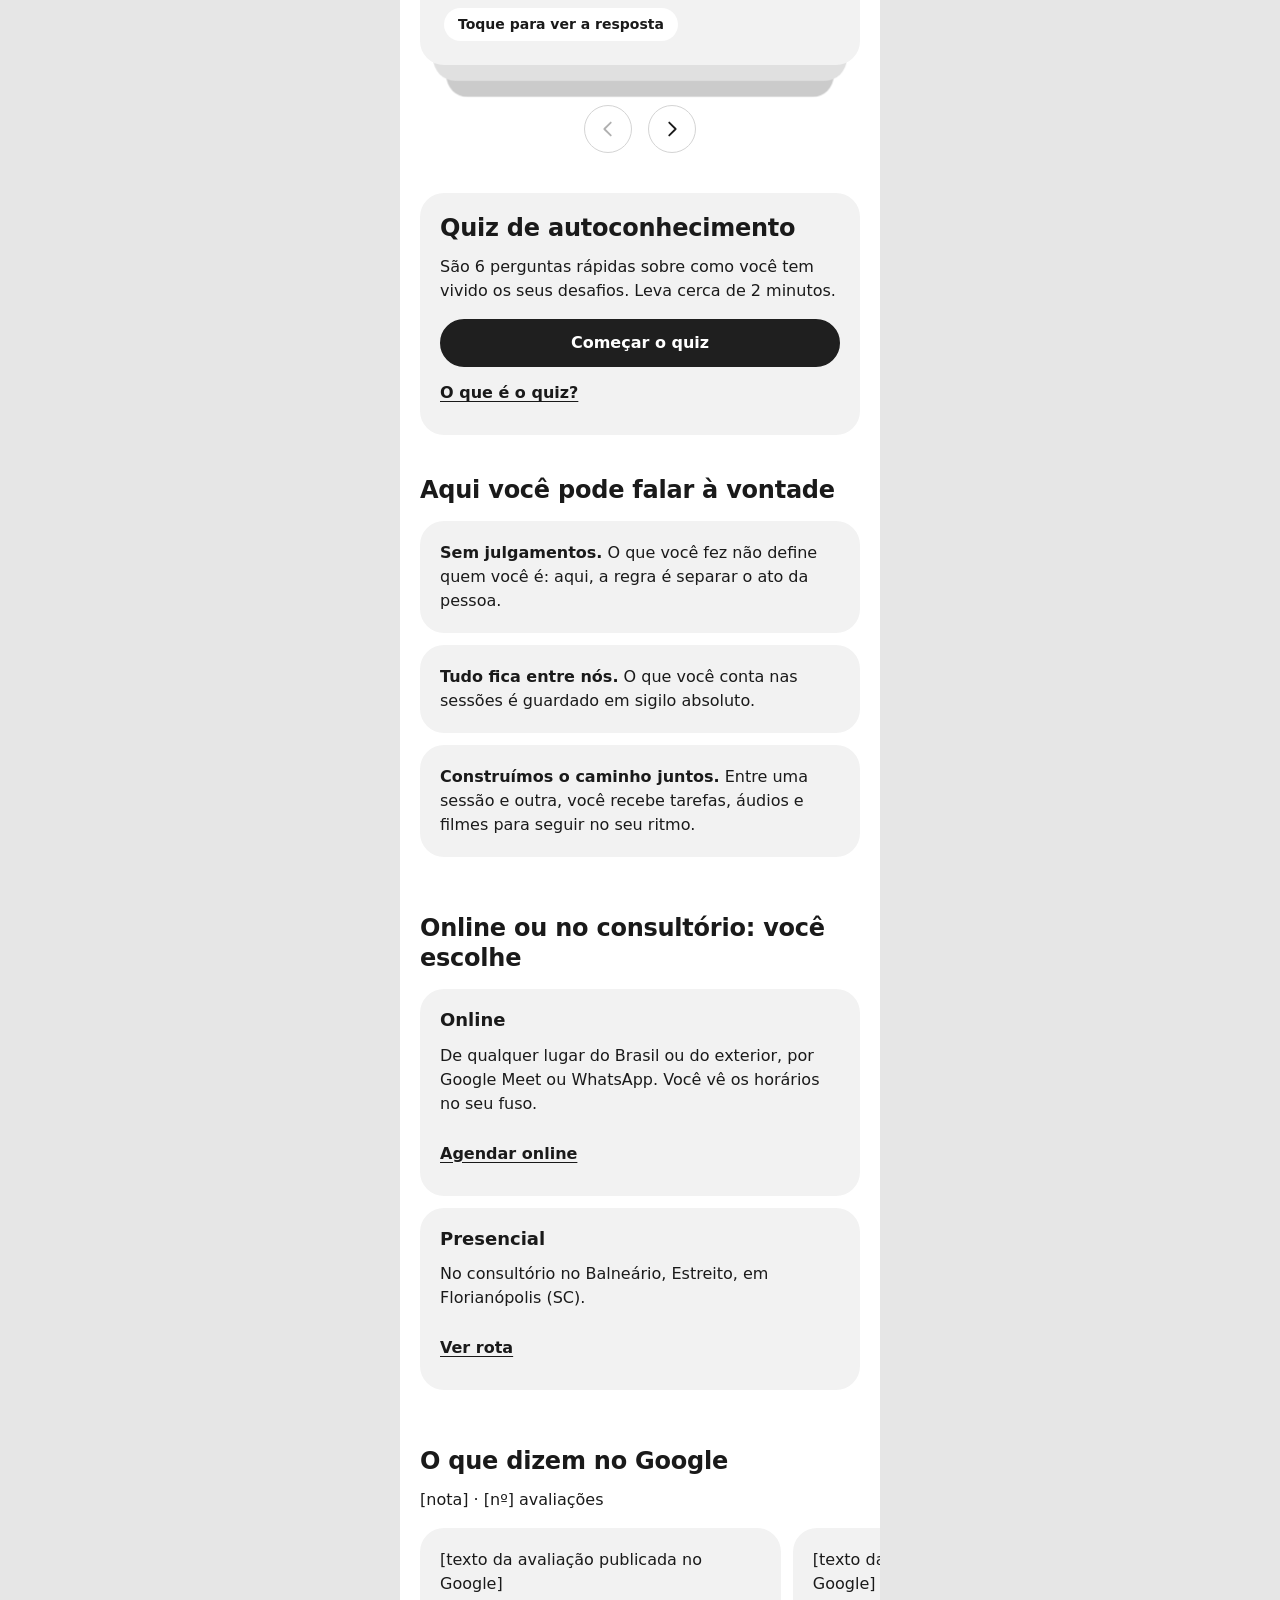
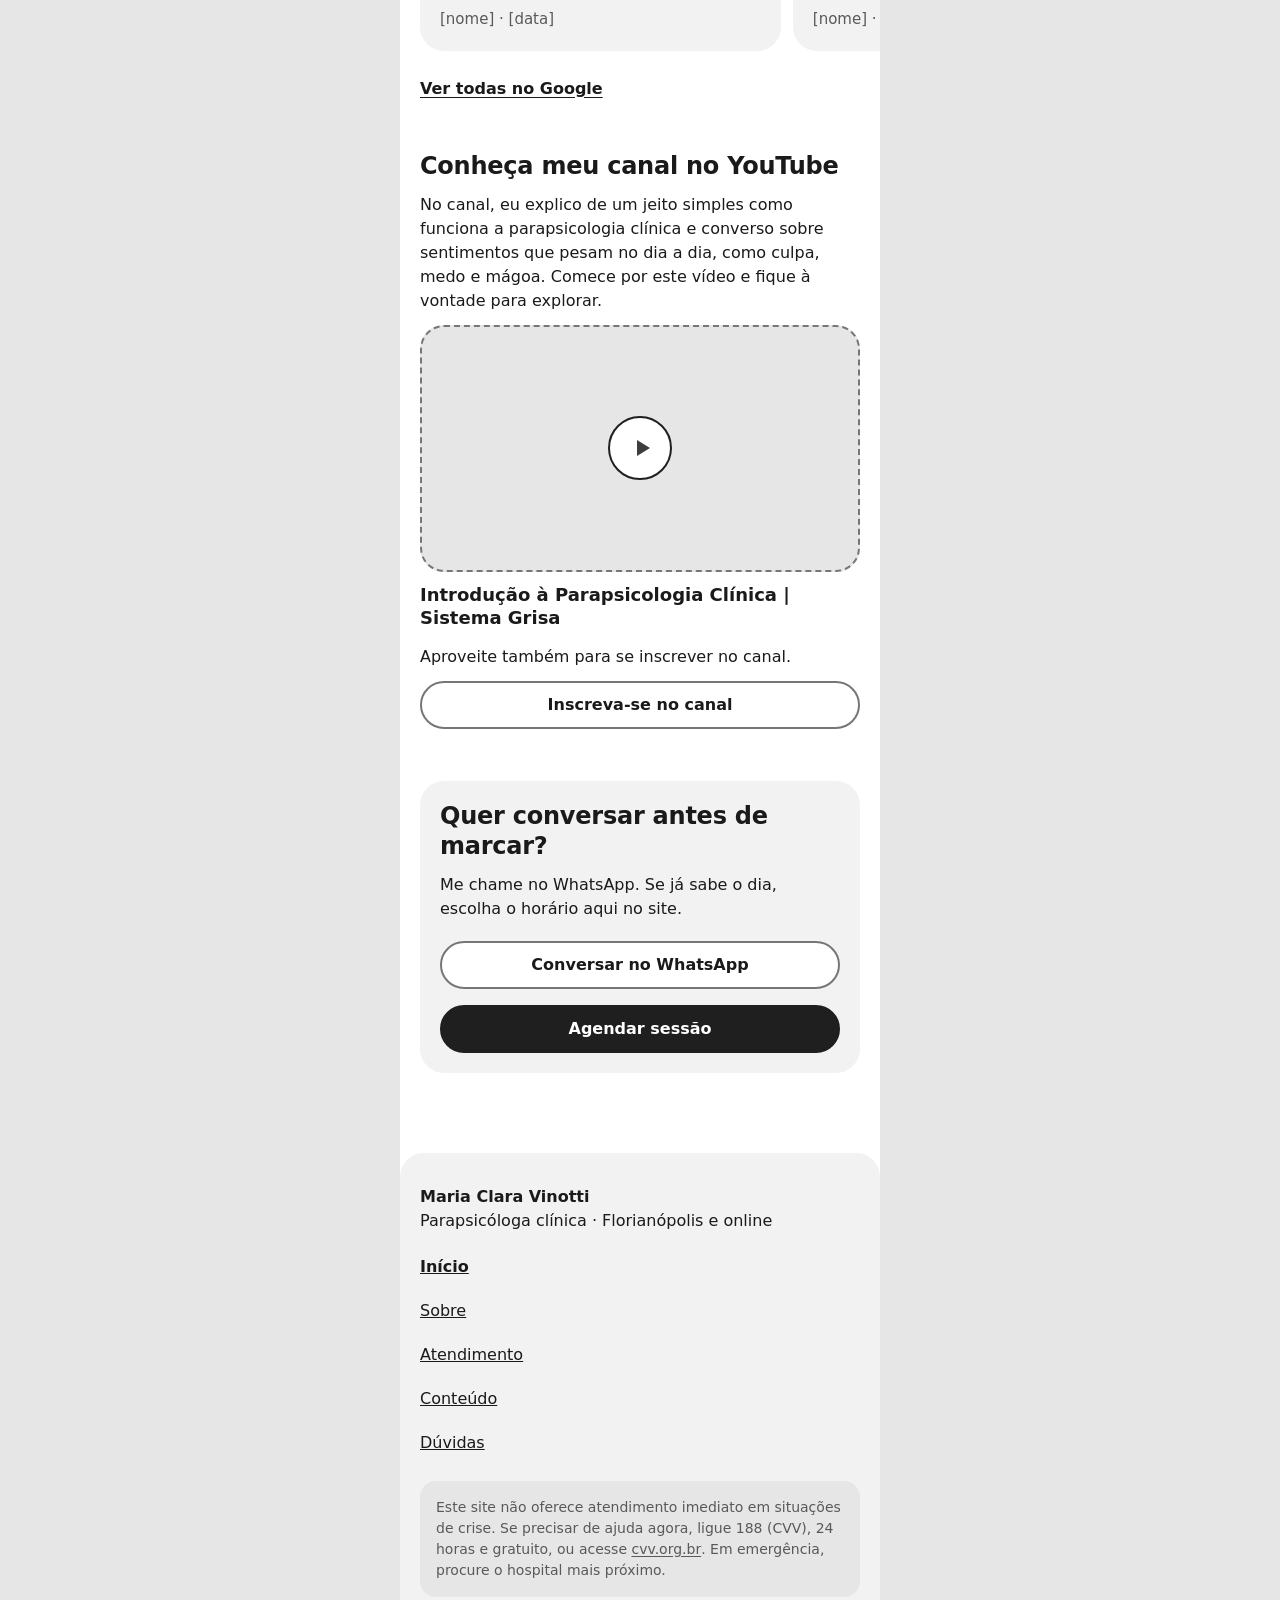
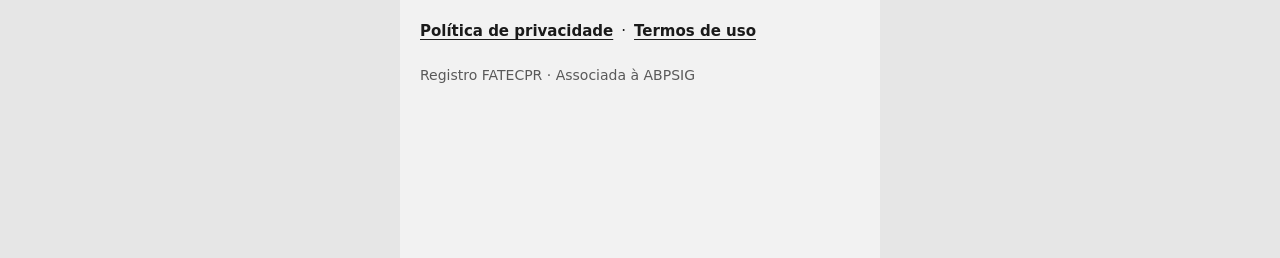
<file: alternativa-c/index.html>
<!doctype html>
<html lang="pt-BR">
<head>
  <meta charset="utf-8">
  <meta name="viewport" content="width=device-width, initial-scale=1, viewport-fit=cover">
  <meta name="robots" content="noindex, nofollow">
  <title>Maria Clara Vinotti (alternativa C)</title>
  <link rel="icon" href="data:,">
  <!-- Base visual da alternativa A + a linha da C (cartões arredondados, pílulas, baralhos) -->
  <link rel="stylesheet" href="../estilo.css">
  <link rel="stylesheet" href="estilo-c.css">
</head>
<body data-pagina="inicio">
<div class="app">

  <main id="conteudo-principal">

    <!-- 1. Topo em tela cheia -->
    <section class="topo" aria-labelledby="titulo-topo">
      <!-- Imagem da identidade visual (busto com flores), em retrato com o busto no centro da faixa de cima.
           Na rolagem, a imagem fica parada e o quadro arredondado recolhe de baixo para cima (inicio-c.js).
           Decorativa: o texto do topo já diz quem é. Exceção à regra de "sem fotos", registrada no CLAUDE.md. -->
      <div class="topo-moldura" aria-hidden="true">
        <img class="topo-imagem" src="img/topo.jpg" alt="" width="760" height="1600">
      </div>
      <div class="topo-conteudo">
        <div class="topo-texto">
          <p class="topo-nome entrada" style="--ordem: 0">Maria Clara Vinotti</p>
          <p class="topo-profissao entrada" style="--ordem: 1">Parapsicóloga clínica</p>
          <h1 class="topo-titulo entrada" id="titulo-topo" tabindex="-1" style="--ordem: 2">Parapsicologia clínica feita com acolhimento e parceria</h1>
          <p class="topo-apoio entrada" style="--ordem: 3">Um espaço para olhar para os seus desafios no seu ritmo, entender a sua história e conduzir o seu caminho com mais consciência, online ou em Florianópolis.</p>
        </div>
        <div class="topo-acoes entrada" id="topo-acoes" data-acoes style="--ordem: 4">
          <a class="botao botao-principal" href="agendar.html">Agendar sessão</a>
        </div>
      </div>
    </section>

    <!-- 2. Com o que você está chegando hoje? -->
    <section class="secao" aria-labelledby="titulo-chegando">
      <h2 id="titulo-chegando">Com o que você está chegando hoje?</h2>
      <p class="apoio">Escolha uma opção. Sua resposta não é guardada.</p>
      <fieldset class="chips" id="chips-sentimento">
        <legend class="so-leitor">Com o que você está chegando hoje?</legend>
        <label class="chip"><input type="radio" name="sentimento" value="culpa"><span>Culpa</span></label>
        <label class="chip"><input type="radio" name="sentimento" value="raiva"><span>Raiva</span></label>
        <label class="chip"><input type="radio" name="sentimento" value="medo"><span>Medo</span></label>
        <label class="chip"><input type="radio" name="sentimento" value="inseguranca"><span>Insegurança</span></label>
        <label class="chip"><input type="radio" name="sentimento" value="tristeza"><span>Tristeza</span></label>
        <label class="chip"><input type="radio" name="sentimento" value="magoa"><span>Mágoa</span></label>
        <label class="chip"><input type="radio" name="sentimento" value="conhecendo"><span>Só estou conhecendo</span></label>
      </fieldset>
      <!-- Resposta: o cartão é criado na primeira escolha; depois só o texto muda -->
      <div class="resposta-sentimento" id="resposta-sentimento" aria-live="polite"></div>
    </section>

    <!-- 3. Baralho de flash cards -->
    <section class="secao secao-baralho" id="baralho" aria-labelledby="titulo-baralho">
      <h2 id="titulo-baralho" tabindex="-1">Para entender em poucas palavras</h2>
      <p class="baralho-contador" id="contador-cartoes" aria-live="polite">Cartão 1 de 4</p>
      <!-- Cada cartão: um botão que cobre o cartão inteiro (vira) + frente (só visual) + verso (lido quando aberto) -->
      <div class="baralho baralho-deslizar" id="baralho-cartoes">
        <div class="carta carta-viravel" data-carta>
          <button type="button" class="carta-virar" aria-labelledby="pergunta-1" aria-expanded="false" aria-controls="verso-1"></button>
          <div class="carta-giro">
            <div class="carta-face carta-frente" aria-hidden="true">
              <p class="carta-pergunta" id="pergunta-1">O que é a parapsicologia clínica?</p>
              <p class="carta-dica">Toque para ver a resposta</p>
            </div>
            <div class="carta-face carta-verso" id="verso-1" inert aria-hidden="true">
              <p>A parapsicologia do Sistema Grisa busca entender como funciona a mente humana. A mente é uma só, mas funciona como duas: a consciente, racional, e a subconsciente, emocional. Ela dialoga com a psicologia, a psicanálise e a psiquiatria como aliadas importantes.</p>
              <a class="link" href="duvidas.html">Mais dúvidas</a>
            </div>
          </div>
        </div>
        <div class="carta carta-viravel" data-carta>
          <button type="button" class="carta-virar" aria-labelledby="pergunta-2" aria-expanded="false" aria-controls="verso-2"></button>
          <div class="carta-giro">
            <div class="carta-face carta-frente" aria-hidden="true">
              <p class="carta-pergunta" id="pergunta-2">Como ela pode ajudar?</p>
              <p class="carta-dica">Toque para ver a resposta</p>
            </div>
            <div class="carta-face carta-verso" id="verso-2" inert aria-hidden="true">
              <p>Quem procura costuma trazer angústia, ansiedade, raiva, culpa ou a sensação de não merecer as próprias conquistas. Não prometemos milagres: o caminho é ficar mais consciente do próprio poder de pensar, decidir e conduzir a própria vida.</p>
              <a class="link" href="atendimento.html">Ver o atendimento</a>
            </div>
          </div>
        </div>
        <div class="carta carta-viravel" data-carta>
          <button type="button" class="carta-virar" aria-labelledby="pergunta-3" aria-expanded="false" aria-controls="verso-3"></button>
          <div class="carta-giro">
            <div class="carta-face carta-frente" aria-hidden="true">
              <p class="carta-pergunta" id="pergunta-3">Como é uma sessão?</p>
              <p class="carta-dica">Toque para ver a resposta</p>
            </div>
            <div class="carta-face carta-verso" id="verso-3" inert aria-hidden="true">
              <p>Cerca de 1h30, online ou presencial.</p>
              <ol class="carta-lista">
                <li>Conhecer a sua história.</li>
                <li>Olhar para os sentimentos que mais marcam a sua vida.</li>
                <li>Definir metas a curto, médio e longo prazo, juntos.</li>
                <li>Tarefas entre as sessões, no seu tempo.</li>
              </ol>
              <a class="link" href="atendimento.html#etapas">Ver as 8 etapas</a>
            </div>
          </div>
        </div>
        <div class="carta carta-viravel" data-carta>
          <button type="button" class="carta-virar" aria-labelledby="pergunta-4" aria-expanded="false" aria-controls="verso-4"></button>
          <div class="carta-giro">
            <div class="carta-face carta-frente" aria-hidden="true">
              <p class="carta-pergunta" id="pergunta-4">Quem sou eu?</p>
              <p class="carta-dica">Toque para ver a resposta</p>
            </div>
            <div class="carta-face carta-verso" id="verso-4" inert aria-hidden="true">
              <p>Professora de Letras (Português e Inglês), especialista em Gestão Escolar e especialista em análise, orientação e hipnoterapia em Parapsicologia Clínica pelo Sistema Grisa. Atendo há sete anos.</p>
              <a class="link" href="sobre.html">Formação e vínculos</a>
            </div>
          </div>
        </div>
      </div>
      <div class="baralho-nav baralho-nav-icones">
        <button type="button" class="botao botao-seta" id="cartao-anterior" aria-label="Cartão anterior" disabled><svg viewBox="0 0 24 24" aria-hidden="true" focusable="false"><path d="M15 5l-7 7 7 7" stroke="currentColor" stroke-width="2" stroke-linecap="round" stroke-linejoin="round" fill="none"/></svg></button>
        <button type="button" class="botao botao-seta" id="cartao-proximo" aria-label="Próximo cartão"><svg viewBox="0 0 24 24" aria-hidden="true" focusable="false"><path d="M9 5l7 7-7 7" stroke="currentColor" stroke-width="2" stroke-linecap="round" stroke-linejoin="round" fill="none"/></svg></button>
      </div>
    </section>

    <!-- 4. Convite para o quiz -->
    <section class="secao" aria-labelledby="titulo-convite-quiz">
      <div class="cartao-c convite-quiz">
        <h2 id="titulo-convite-quiz">Quiz de autoconhecimento</h2>
        <p>São 6 perguntas rápidas sobre como você tem vivido os seus desafios. Leva cerca de 2 minutos.</p>
        <a class="botao botao-principal" href="quiz.html">Começar o quiz</a>
        <details class="detalhe-c">
          <summary>O que é o quiz?</summary>
          <p>Não é um diagnóstico: é um convite para olhar para a sua história com mais atenção. Nada é guardado sem a sua permissão.</p>
        </details>
      </div>
    </section>

    <!-- 5. Acolhimento e sigilo (textos em rascunho) -->
    <section class="secao" aria-labelledby="titulo-acolhimento">
      <h2 id="titulo-acolhimento">Aqui você pode falar à vontade</h2>
      <ul class="lista-c">
        <li class="cartao-c"><p><strong>Sem julgamentos.</strong> O que você fez não define quem você é: aqui, a regra é separar o ato da pessoa.</p></li>
        <li class="cartao-c"><p><strong>Tudo fica entre nós.</strong> O que você conta nas sessões é guardado em sigilo absoluto.</p></li>
        <li class="cartao-c"><p><strong>Construímos o caminho juntos.</strong> Entre uma sessão e outra, você recebe tarefas, áudios e filmes para seguir no seu ritmo.</p></li>
      </ul>
    </section>

    <!-- 6. Online ou presencial (textos em rascunho) -->
    <section class="secao" aria-labelledby="titulo-modalidades">
      <h2 id="titulo-modalidades">Online ou no consultório: você escolhe</h2>
      <div class="lista-c">
        <div class="cartao-c">
          <h3>Online</h3>
          <p>De qualquer lugar do Brasil ou do exterior, por Google Meet ou WhatsApp. Você vê os horários no seu fuso.</p>
          <a class="link" href="agendar.html?modalidade=online">Agendar online</a>
        </div>
        <div class="cartao-c">
          <h3>Presencial</h3>
          <p>No consultório no Balneário, Estreito, em Florianópolis (SC).</p>
          <a class="link" href="atendimento.html#presencial">Ver rota</a>
        </div>
      </div>
    </section>

    <!-- 7. O que dizem no Google -->
    <section class="secao" aria-labelledby="titulo-avaliacoes">
      <h2 id="titulo-avaliacoes">O que dizem no Google</h2>
      <p>[nota] · [nº] avaliações</p>
      <ul class="rolagem-horizontal rolagem-c" tabindex="0" role="region" aria-labelledby="titulo-avaliacoes">
        <li class="cartao-c">
          <p>[texto da avaliação publicada no Google]</p>
          <p class="apoio">[nome] · [data]</p>
        </li>
        <li class="cartao-c">
          <p>[texto da avaliação publicada no Google]</p>
          <p class="apoio">[nome] · [data]</p>
        </li>
      </ul>
      <button type="button" class="link" data-aviso="avaliacoes">Ver todas no Google</button>
    </section>

    <!-- 8. YouTube (título em rascunho) -->
    <section class="secao" aria-labelledby="titulo-youtube">
      <h2 id="titulo-youtube">Conheça meu canal no YouTube</h2>
      <!-- Texto de convite (rascunho, a validar com a Maria Clara) -->
      <p>No canal, eu explico de um jeito simples como funciona a parapsicologia clínica e converso sobre sentimentos que pesam no dia a dia, como culpa, medo e mágoa. Comece por este vídeo e fique à vontade para explorar.</p>
      <!-- Vídeo do canal: só carrega (youtube-nocookie.com) quando a pessoa toca no play.
           Exceção à regra de "nenhuma chamada de rede", registrada no CLAUDE.md e na especificação da C. -->
      <div class="reservado reservado-16x9 video-c">
        <button type="button" class="botao-play" data-video="3LOUZY9A1qo" aria-labelledby="titulo-video">
          <svg viewBox="0 0 24 24" aria-hidden="true" focusable="false"><path d="M7 4l13 8-13 8z" fill="currentColor"/></svg>
        </button>
      </div>
      <!-- Título do vídeo: h3, abaixo do h2 da seção (temporada e episódio ficam ocultos por ora) -->
      <h3 class="titulo-video" id="titulo-video">Introdução à Parapsicologia Clínica | Sistema Grisa</h3>
      <p class="convite-canal">Aproveite também para se inscrever no canal.</p>
      <div class="botoes">
        <button type="button" class="botao botao-secundario" data-aviso="youtube">Inscreva-se no canal</button>
      </div>
    </section>

    <!-- 9. Quer conversar antes de marcar? -->
    <section class="secao" aria-labelledby="titulo-conversar">
      <div class="cartao-c cartao-destaque">
        <h2 id="titulo-conversar">Quer conversar antes de marcar?</h2>
        <p>Me chame no WhatsApp. Se já sabe o dia, escolha o horário aqui no site.</p>
        <div class="botoes" data-acoes>
          <button type="button" class="botao botao-secundario" data-aviso="whatsapp">Conversar no WhatsApp</button>
          <a class="botao botao-principal" href="agendar.html">Agendar sessão</a>
        </div>
      </div>
    </section>

  </main>

</div>

<script src="comum-c.js"></script>
<script src="inicio-c.js"></script>
</body>
</html>
</file>
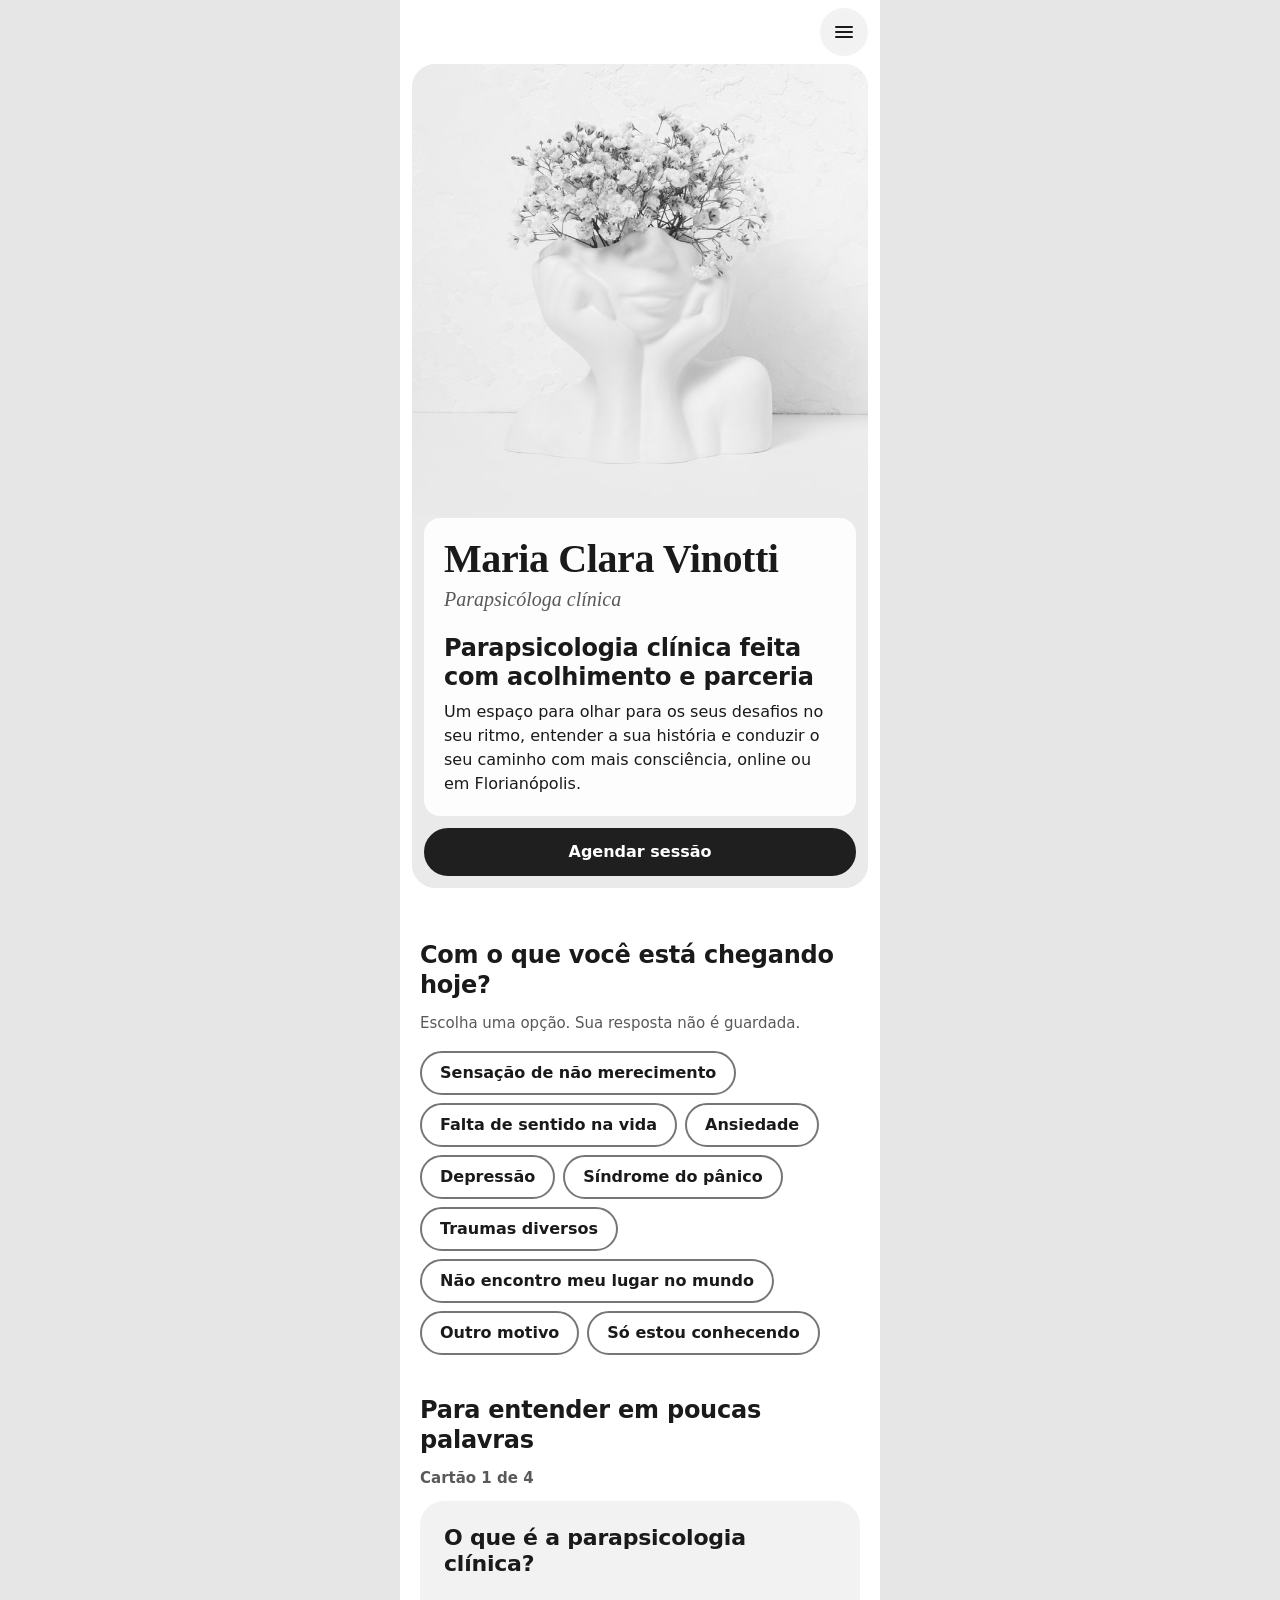
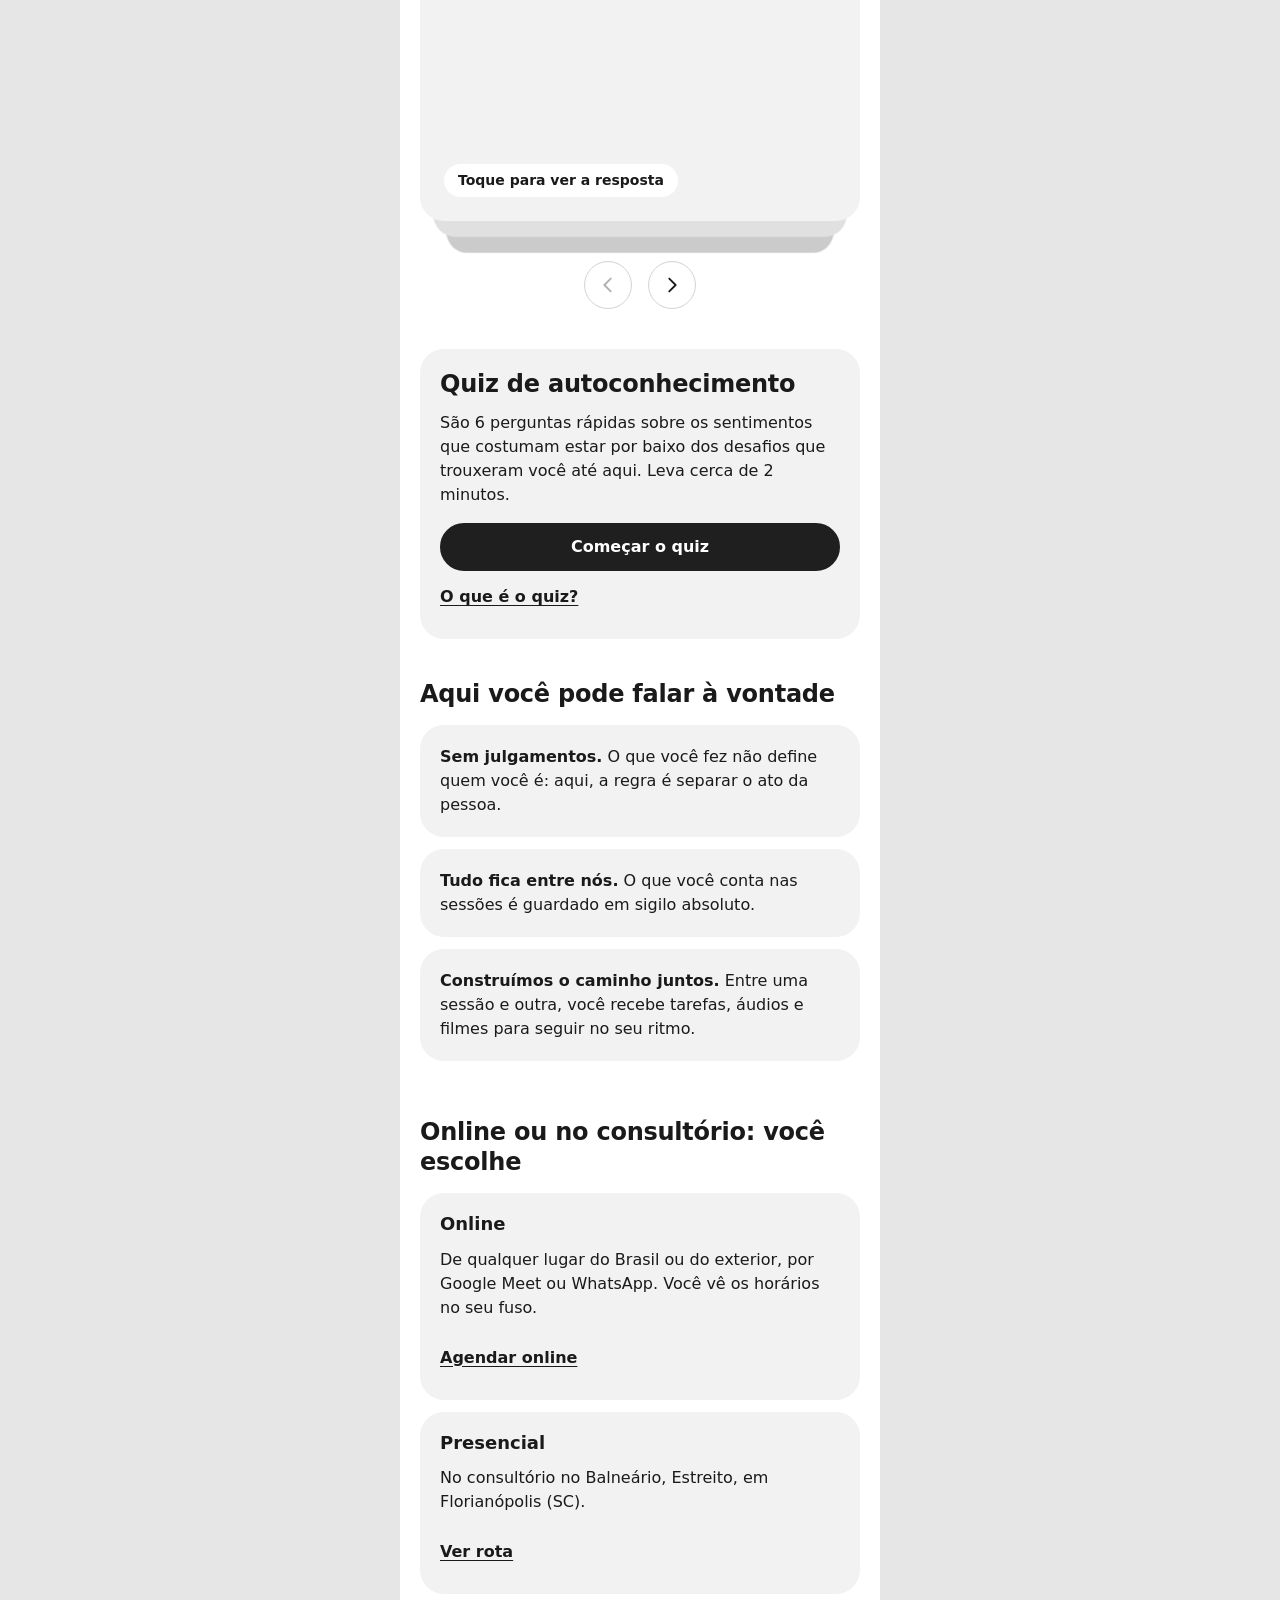
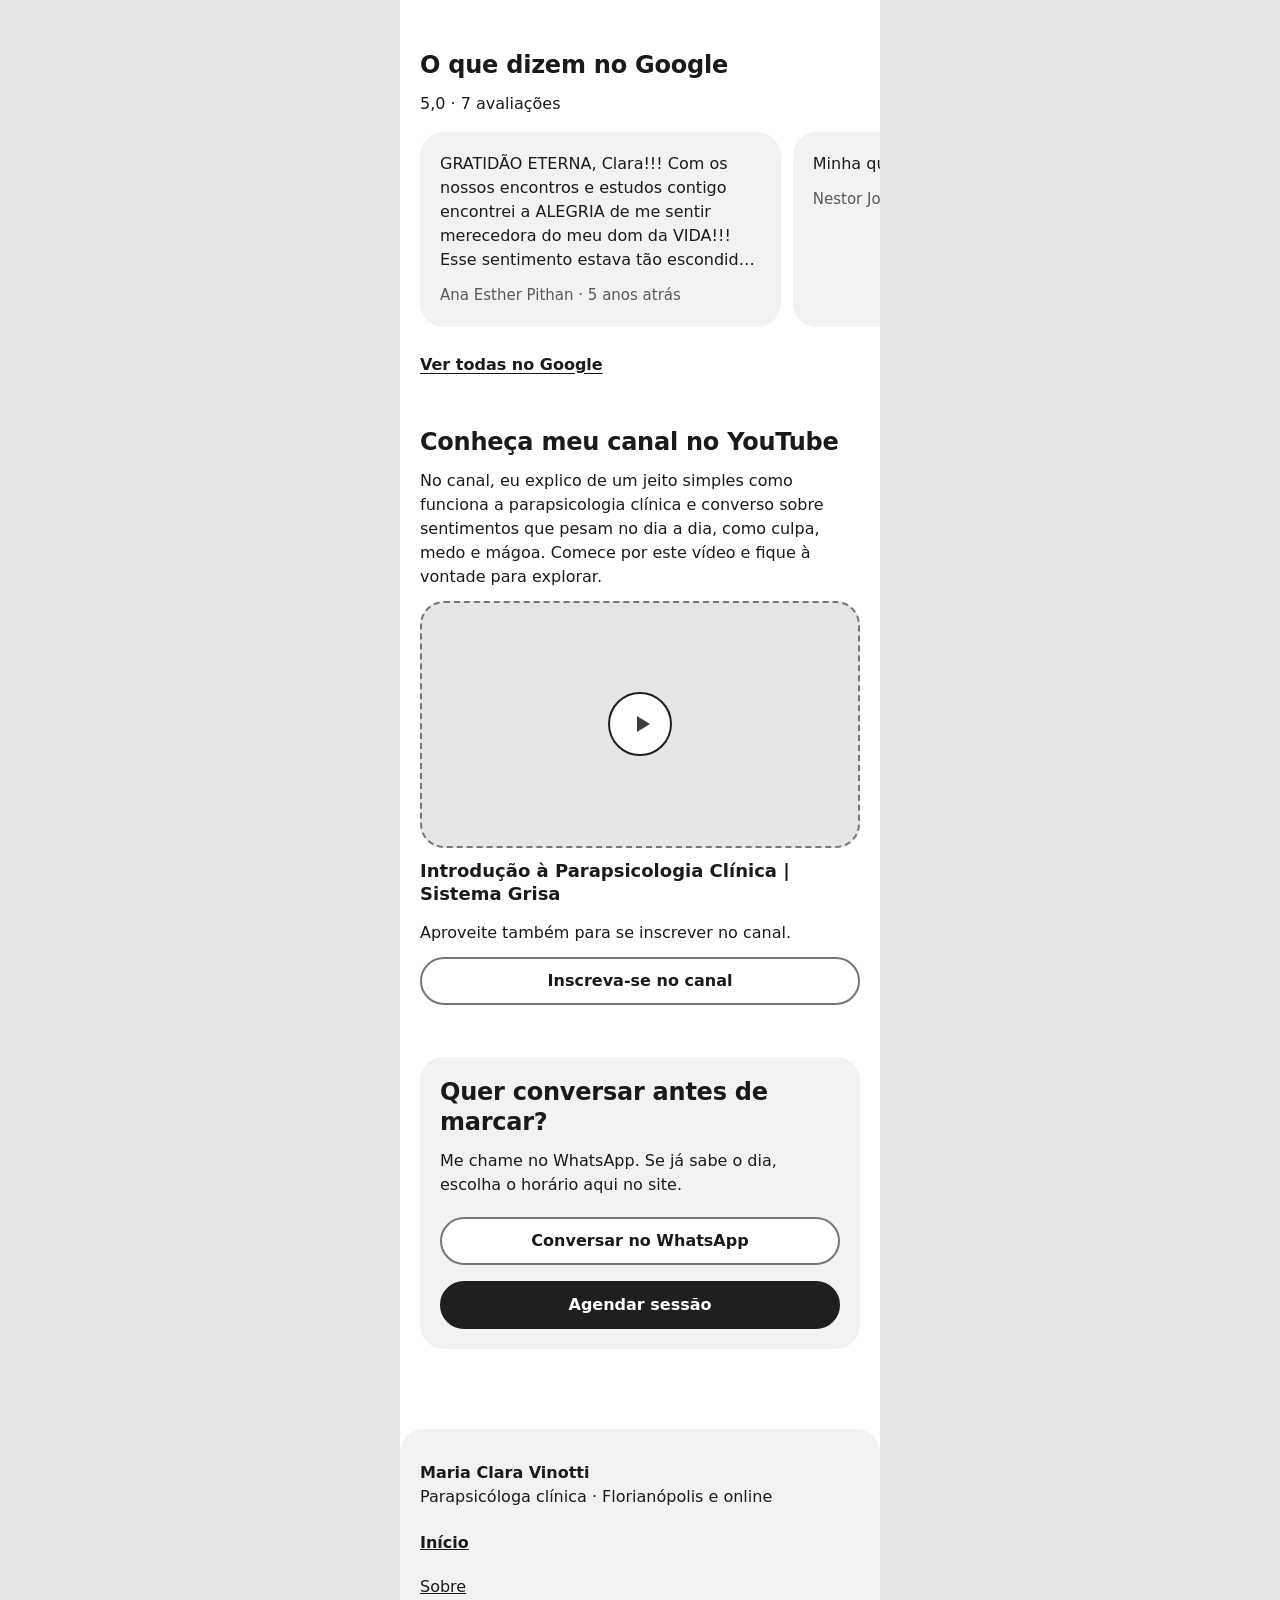
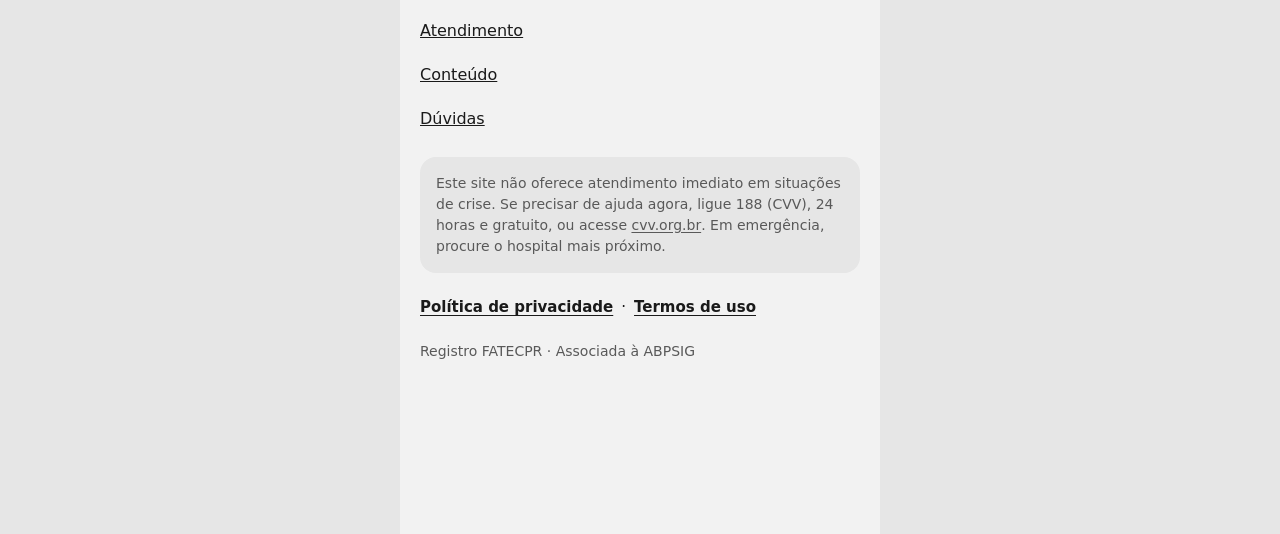
<file: site/index.html>
<!doctype html>
<html lang="pt-BR">
<head>
  <meta charset="utf-8">
  <meta name="viewport" content="width=device-width, initial-scale=1, viewport-fit=cover">
  <meta name="robots" content="noindex, nofollow">
  <title>Maria Clara Vinotti (alternativa C)</title>
  <link rel="icon" href="data:,">
  <!-- Base visual da alternativa A + a linha da C (cartões arredondados, pílulas, baralhos) -->
  <link rel="stylesheet" href="../estilo.css">
  <link rel="stylesheet" href="estilo-c.css">
</head>
<body data-pagina="inicio">
<div class="app">

  <main id="conteudo-principal">

    <!-- 1. Topo em tela cheia -->
    <section class="topo" aria-labelledby="titulo-topo">
      <!-- Imagem da identidade visual (busto com flores), em retrato com o busto no centro da faixa de cima.
           Na rolagem, a imagem fica parada e o quadro arredondado recolhe de baixo para cima (inicio-c.js).
           Decorativa: o texto do topo já diz quem é. Exceção à regra de "sem fotos", registrada no CLAUDE.md. -->
      <div class="topo-moldura" aria-hidden="true">
        <img class="topo-imagem" src="img/topo.jpg" alt="" width="760" height="1600">
      </div>
      <div class="topo-conteudo">
        <div class="topo-texto">
          <p class="topo-nome entrada" style="--ordem: 0">Maria Clara Vinotti</p>
          <p class="topo-profissao entrada" style="--ordem: 1">Parapsicóloga clínica</p>
          <h1 class="topo-titulo entrada" id="titulo-topo" tabindex="-1" style="--ordem: 2">Parapsicologia clínica feita com acolhimento e parceria</h1>
          <p class="topo-apoio entrada" style="--ordem: 3">Um espaço para olhar para os seus desafios no seu ritmo, entender a sua história e conduzir o seu caminho com mais consciência, online ou em Florianópolis.</p>
        </div>
        <div class="topo-acoes entrada" id="topo-acoes" data-acoes style="--ordem: 4">
          <a class="botao botao-principal" href="agendar.html">Agendar sessão</a>
        </div>
      </div>
    </section>

    <!-- 2. Com o que você está chegando hoje? -->
    <section class="secao" aria-labelledby="titulo-chegando">
      <h2 id="titulo-chegando">Com o que você está chegando hoje?</h2>
      <p class="apoio">Escolha uma opção. Sua resposta não é guardada.</p>
      <fieldset class="chips" id="chips-sentimento">
        <legend class="so-leitor">Com o que você está chegando hoje?</legend>
        <!-- As opções são montadas por inicio-c.js a partir de conteudo-seletor.js -->
      </fieldset>
      <!-- Resposta: o cartão é criado na primeira escolha; depois só o texto muda -->
      <div class="resposta-sentimento" id="resposta-sentimento" aria-live="polite"></div>
    </section>

    <!-- 3. Baralho de flash cards -->
    <section class="secao secao-baralho" id="baralho" aria-labelledby="titulo-baralho">
      <h2 id="titulo-baralho" tabindex="-1">Para entender em poucas palavras</h2>
      <p class="baralho-contador" id="contador-cartoes" aria-live="polite">Cartão 1 de 4</p>
      <!-- Cada cartão: um botão que cobre o cartão inteiro (vira) + frente (só visual) + verso (lido quando aberto) -->
      <div class="baralho baralho-deslizar" id="baralho-cartoes">
        <div class="carta carta-viravel" data-carta>
          <button type="button" class="carta-virar" aria-labelledby="pergunta-1" aria-expanded="false" aria-controls="verso-1"></button>
          <div class="carta-giro">
            <div class="carta-face carta-frente" aria-hidden="true">
              <p class="carta-pergunta" id="pergunta-1">O que é a parapsicologia clínica?</p>
              <p class="carta-dica">Toque para ver a resposta</p>
            </div>
            <div class="carta-face carta-verso" id="verso-1" inert aria-hidden="true">
              <p>A mente é uma só, mas funciona como duas: a consciente e a subconsciente. A parapsicologia clínica ajuda a entender e dar sentido ao que gerou conflitos, por meio da compreensão. Com orientação parapsicológica e hipnose, é possível reprogramar o que age sem a sua vontade consciente.</p>
              <a class="link" href="duvidas.html#o-que-e">Mais dúvidas</a>
            </div>
          </div>
        </div>
        <div class="carta carta-viravel" data-carta>
          <button type="button" class="carta-virar" aria-labelledby="pergunta-2" aria-expanded="false" aria-controls="verso-2"></button>
          <div class="carta-giro">
            <div class="carta-face carta-frente" aria-hidden="true">
              <p class="carta-pergunta" id="pergunta-2">Como ela pode ajudar?</p>
              <p class="carta-dica">Toque para ver a resposta</p>
            </div>
            <div class="carta-face carta-verso" id="verso-2" inert aria-hidden="true">
              <p>Sem prometer milagres, o trabalho busca ajudar você a:</p>
              <ul class="carta-lista">
                <li>Conduzir o seu caminho, com novas percepções diante das dificuldades.</li>
                <li>Sintonizar com o seu jeito de ser e estar hoje, sem as sombras do passado.</li>
                <li>Aliviar tensões e pressões que alimentam o medo de sofrer e o medo de morrer.</li>
              </ul>
              <a class="link" href="atendimento.html">Ver o atendimento</a>
            </div>
          </div>
        </div>
        <div class="carta carta-viravel" data-carta>
          <button type="button" class="carta-virar" aria-labelledby="pergunta-3" aria-expanded="false" aria-controls="verso-3"></button>
          <div class="carta-giro">
            <div class="carta-face carta-frente" aria-hidden="true">
              <p class="carta-pergunta" id="pergunta-3">Como é uma sessão?</p>
              <p class="carta-dica">Toque para ver a resposta</p>
            </div>
            <div class="carta-face carta-verso" id="verso-3" inert aria-hidden="true">
              <p>Cerca de 1h30, online ou presencial.</p>
              <ul class="carta-lista">
                <li>Conhecer a sua história.</li>
                <li>Olhar para os sentimentos que mais marcam a sua vida.</li>
                <li>Definir metas a curto, médio e longo prazo, juntos.</li>
                <li>Tarefas entre as sessões, no seu tempo.</li>
              </ul>
              <a class="link" href="atendimento.html#etapas">Ver as 8 etapas</a>
            </div>
          </div>
        </div>
        <div class="carta carta-viravel" data-carta>
          <button type="button" class="carta-virar" aria-labelledby="pergunta-4" aria-expanded="false" aria-controls="verso-4"></button>
          <div class="carta-giro">
            <div class="carta-face carta-frente" aria-hidden="true">
              <p class="carta-pergunta" id="pergunta-4">Quem sou eu?</p>
              <p class="carta-dica">Toque para ver a resposta</p>
            </div>
            <div class="carta-face carta-verso" id="verso-4" inert aria-hidden="true">
              <p>Professora de Letras (Português e Inglês), especialista em Gestão Escolar e especialista em análise, orientação e hipnoterapia em Parapsicologia Clínica pelo Sistema Grisa. Atendo há sete anos.</p>
              <a class="link" href="sobre.html">Formação e vínculos</a>
            </div>
          </div>
        </div>
      </div>
      <div class="baralho-nav baralho-nav-icones">
        <button type="button" class="botao botao-seta" id="cartao-anterior" aria-label="Cartão anterior" disabled><svg viewBox="0 0 24 24" aria-hidden="true" focusable="false"><path d="M15 5l-7 7 7 7" stroke="currentColor" stroke-width="2" stroke-linecap="round" stroke-linejoin="round" fill="none"/></svg></button>
        <button type="button" class="botao botao-seta" id="cartao-proximo" aria-label="Próximo cartão"><svg viewBox="0 0 24 24" aria-hidden="true" focusable="false"><path d="M9 5l7 7-7 7" stroke="currentColor" stroke-width="2" stroke-linecap="round" stroke-linejoin="round" fill="none"/></svg></button>
      </div>
    </section>

    <!-- 4. Convite para o quiz -->
    <section class="secao" aria-labelledby="titulo-convite-quiz">
      <div class="cartao-c convite-quiz">
        <h2 id="titulo-convite-quiz">Quiz de autoconhecimento</h2>
        <p>São 6 perguntas rápidas sobre os sentimentos que costumam estar por baixo dos desafios que trouxeram você até aqui. Leva cerca de 2 minutos.</p>
        <a class="botao botao-principal" href="quiz.html">Começar o quiz</a>
        <details class="detalhe-c">
          <summary>O que é o quiz?</summary>
          <p>Não é um diagnóstico: é um convite para olhar para a sua história com mais atenção. Nada é guardado sem a sua permissão.</p>
        </details>
      </div>
    </section>

    <!-- 5. Acolhimento e sigilo (textos em rascunho) -->
    <section class="secao" aria-labelledby="titulo-acolhimento">
      <h2 id="titulo-acolhimento">Aqui você pode falar à vontade</h2>
      <ul class="lista-c">
        <li class="cartao-c"><p><strong>Sem julgamentos.</strong> O que você fez não define quem você é: aqui, a regra é separar o ato da pessoa.</p></li>
        <li class="cartao-c"><p><strong>Tudo fica entre nós.</strong> O que você conta nas sessões é guardado em sigilo absoluto.</p></li>
        <li class="cartao-c"><p><strong>Construímos o caminho juntos.</strong> Entre uma sessão e outra, você recebe tarefas, áudios e filmes para seguir no seu ritmo.</p></li>
      </ul>
    </section>

    <!-- 6. Online ou presencial (textos em rascunho) -->
    <section class="secao" aria-labelledby="titulo-modalidades">
      <h2 id="titulo-modalidades">Online ou no consultório: você escolhe</h2>
      <div class="lista-c">
        <div class="cartao-c">
          <h3>Online</h3>
          <p>De qualquer lugar do Brasil ou do exterior, por Google Meet ou WhatsApp. Você vê os horários no seu fuso.</p>
          <a class="link" href="agendar.html?modalidade=online">Agendar online</a>
        </div>
        <div class="cartao-c">
          <h3>Presencial</h3>
          <p>No consultório no Balneário, Estreito, em Florianópolis (SC).</p>
          <a class="link" href="atendimento.html#presencial">Ver rota</a>
        </div>
      </div>
    </section>

    <!-- 7. O que dizem no Google -->
    <section class="secao" aria-labelledby="titulo-avaliacoes">
      <h2 id="titulo-avaliacoes">O que dizem no Google</h2>
      <p>5,0 · 7 avaliações</p>
      <ul class="rolagem-horizontal rolagem-c" tabindex="0" role="region" aria-labelledby="titulo-avaliacoes">
        <li class="cartao-c">
          <p class="avaliacao-texto">GRATIDÃO ETERNA, Clara!!! Com os nossos encontros e estudos contigo encontrei a ALEGRIA de me sentir merecedora do meu dom da VIDA!!! Esse sentimento estava tão escondido no subconsciente... que só com nossas hipnoses e sessões consegui trazer tudo para o consciente e então me libertar... para uma vida muito mais plena e leve. Seguir meu rumo com consciência das minhas escolhas... tão transformadoras de experiências! Viva, sucesso nos teus rumos e determinação de ajudar as pessoas!</p>
          <p class="apoio">Ana Esther Pithan · 5 anos atrás</p>
        </li>
        <li class="cartao-c">
          <p class="avaliacao-texto">Minha querida e competente mestra</p>
          <p class="apoio">Nestor Jose Rech · 5 anos atrás</p>
        </li>
      </ul>
      <button type="button" class="link" data-aviso="avaliacoes">Ver todas no Google</button>
    </section>

    <!-- 8. YouTube (título em rascunho) -->
    <section class="secao" aria-labelledby="titulo-youtube">
      <h2 id="titulo-youtube">Conheça meu canal no YouTube</h2>
      <!-- Texto de convite (rascunho, a validar com a Maria Clara) -->
      <p>No canal, eu explico de um jeito simples como funciona a parapsicologia clínica e converso sobre sentimentos que pesam no dia a dia, como culpa, medo e mágoa. Comece por este vídeo e fique à vontade para explorar.</p>
      <!-- Vídeo do canal: só carrega (youtube-nocookie.com) quando a pessoa toca no play.
           Exceção à regra de "nenhuma chamada de rede", registrada no CLAUDE.md e na especificação da C. -->
      <div class="reservado reservado-16x9 video-c">
        <button type="button" class="botao-play" data-video="3LOUZY9A1qo" aria-labelledby="titulo-video">
          <svg viewBox="0 0 24 24" aria-hidden="true" focusable="false"><path d="M7 4l13 8-13 8z" fill="currentColor"/></svg>
        </button>
      </div>
      <!-- Título do vídeo: h3, abaixo do h2 da seção (temporada e episódio ficam ocultos por ora) -->
      <h3 class="titulo-video" id="titulo-video">Introdução à Parapsicologia Clínica | Sistema Grisa</h3>
      <p class="convite-canal">Aproveite também para se inscrever no canal.</p>
      <div class="botoes">
        <button type="button" class="botao botao-secundario" data-aviso="youtube">Inscreva-se no canal</button>
      </div>
    </section>

    <!-- 9. Quer conversar antes de marcar? -->
    <section class="secao" aria-labelledby="titulo-conversar">
      <div class="cartao-c cartao-destaque">
        <h2 id="titulo-conversar">Quer conversar antes de marcar?</h2>
        <p>Me chame no WhatsApp. Se já sabe o dia, escolha o horário aqui no site.</p>
        <div class="botoes" data-acoes>
          <button type="button" class="botao botao-secundario" data-aviso="whatsapp">Conversar no WhatsApp</button>
          <a class="botao botao-principal" href="agendar.html">Agendar sessão</a>
        </div>
      </div>
    </section>

  </main>

</div>

<script src="comum-c.js"></script>
<script src="conteudo-seletor.js"></script>
<script src="inicio-c.js"></script>
</body>
</html>
</file>
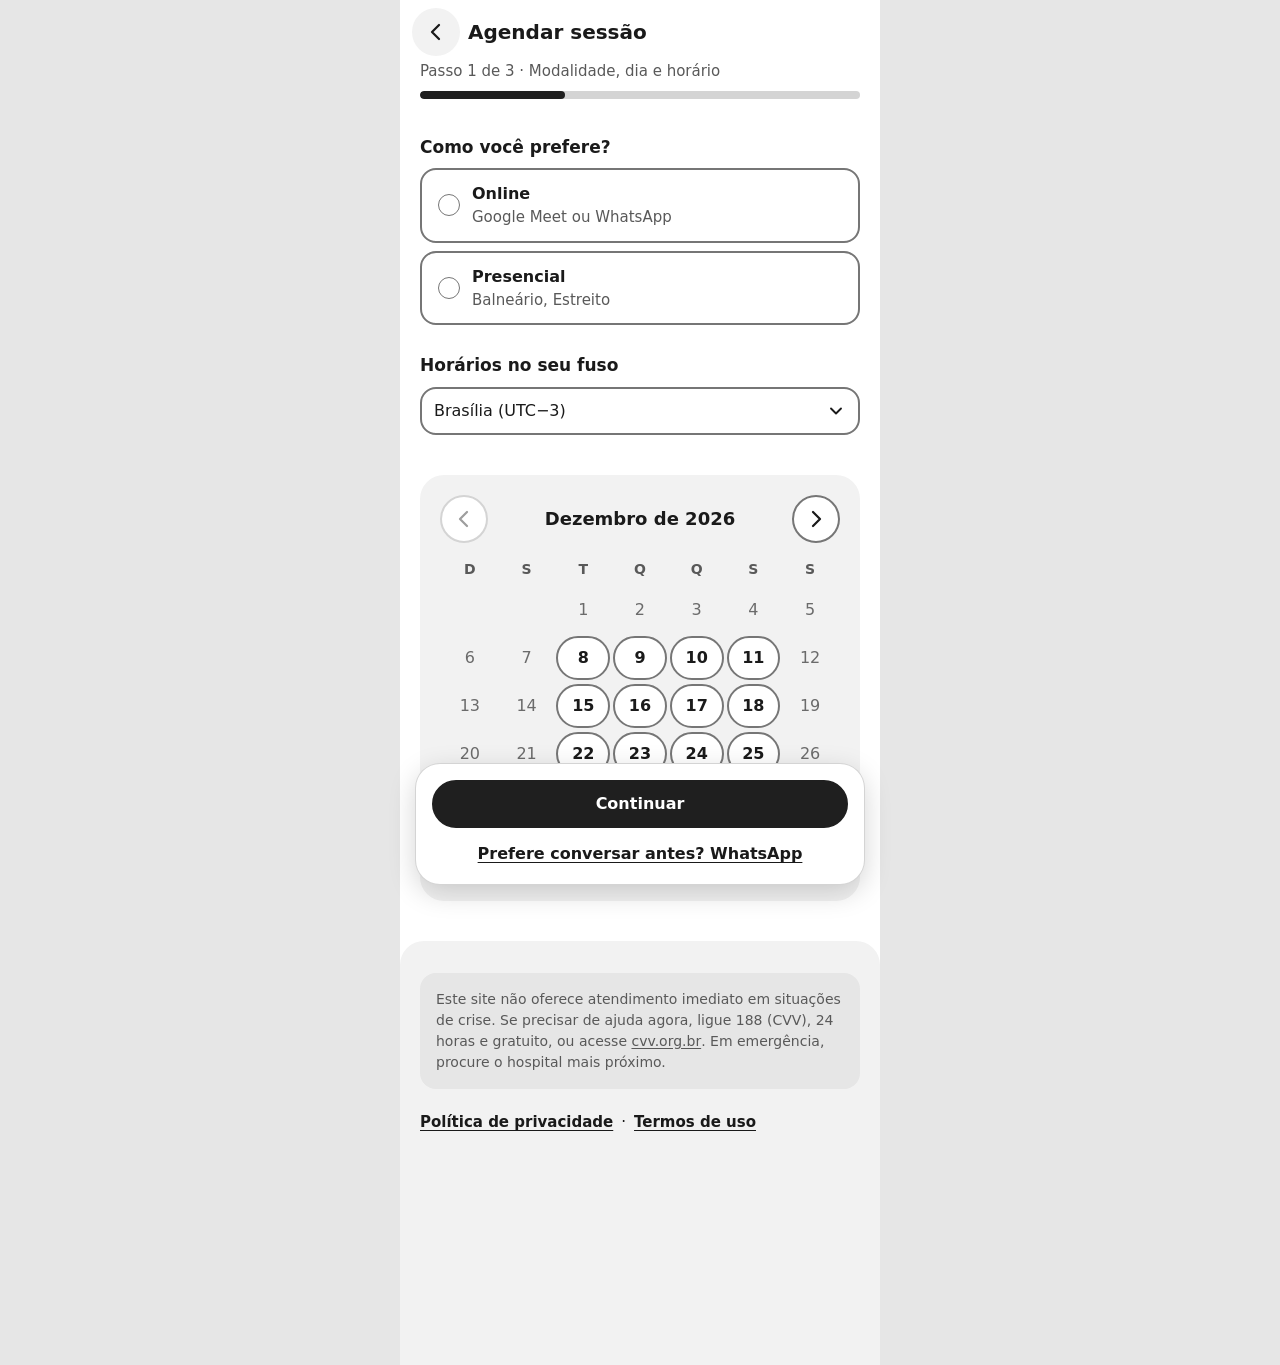
<file: alternativa-c/agendar.html>
<!doctype html>
<html lang="pt-BR">
<head>
  <meta charset="utf-8">
  <meta name="viewport" content="width=device-width, initial-scale=1, viewport-fit=cover">
  <meta name="robots" content="noindex, nofollow">
  <title>Agendar sessão · Maria Clara Vinotti (alternativa C)</title>
  <link rel="icon" href="data:,">
  <link rel="stylesheet" href="../estilo.css">
  <link rel="stylesheet" href="estilo-c.css">
</head>
<!-- Fluxo de agendamento em três passos (#/1, #/2, #/3), sem menu e sem barra em pílula.
     O rodapé curto vem de comum-c.js; a lógica dos passos vem de ../agendamento.js. -->
<body data-pagina="agendar">
<div class="app">

  <header class="cabecalho cabecalho-fluxo cabecalho-fluxo-c" id="cabecalho-fluxo">
    <div class="fluxo-topo">
      <button type="button" class="botao-icone botao-redondo" id="botao-voltar" aria-label="Voltar">
        <svg viewBox="0 0 24 24" aria-hidden="true" focusable="false"><path d="M15 5l-7 7 7 7" stroke="currentColor" stroke-width="2.25" stroke-linecap="round" stroke-linejoin="round" fill="none"/></svg>
      </button>
      <h1 class="titulo-fluxo" id="titulo-fluxo" tabindex="-1">Agendar sessão</h1>
      <p class="titulo-fluxo" id="titulo-fluxo-texto" hidden>Agendar sessão</p>
    </div>
    <p class="passo-texto" id="passo-texto">Passo 1 de 3 · Modalidade, dia e horário</p>
    <div class="progresso" role="progressbar" aria-labelledby="passo-texto" aria-valuemin="0" aria-valuemax="100" aria-valuenow="33">
      <div class="progresso-barra" id="progresso-barra"></div>
    </div>
  </header>

  <main id="conteudo-principal">

    <!-- ===================== PASSO 1 ===================== -->
    <section class="passo" data-passo="1" hidden>
      <form id="form-passo1" novalidate>
        <div class="secao">
          <fieldset class="opcoes">
            <legend>Como você prefere?</legend>
            <label class="cartao-radio">
              <input type="radio" name="modalidade" value="online">
              <span><strong>Online</strong><span class="opcao-apoio">Google Meet ou WhatsApp</span></span>
            </label>
            <label class="cartao-radio">
              <input type="radio" name="modalidade" value="presencial">
              <span><strong>Presencial</strong><span class="opcao-apoio">Balneário, Estreito</span></span>
            </label>
          </fieldset>

          <div class="campo">
            <label for="fuso">Horários no seu fuso</label>
            <select id="fuso" name="fuso">
              <option value="brasilia">Brasília (UTC−3)</option>
              <option value="lisboa">Lisboa (UTC+0)</option>
              <option value="londres">Londres (UTC+0)</option>
              <option value="nova-york">Nova York (UTC−5)</option>
            </select>
          </div>
        </div>

        <div class="secao">
          <div class="cartao-c calendario-c">
            <div class="calendario-topo">
              <button type="button" class="botao-icone botao-redondo botao-redondo-contorno botao-mes" id="mes-anterior" aria-label="Mês anterior">
                <svg viewBox="0 0 24 24" aria-hidden="true" focusable="false"><path d="M15 5l-7 7 7 7" stroke="currentColor" stroke-width="2.25" stroke-linecap="round" stroke-linejoin="round" fill="none"/></svg>
              </button>
              <p class="mes-nome" id="mes-nome" aria-live="polite"></p>
              <button type="button" class="botao-icone botao-redondo botao-redondo-contorno botao-mes" id="proximo-mes" aria-label="Próximo mês">
                <svg viewBox="0 0 24 24" aria-hidden="true" focusable="false"><path d="M9 5l7 7-7 7" stroke="currentColor" stroke-width="2.25" stroke-linecap="round" stroke-linejoin="round" fill="none"/></svg>
              </button>
            </div>
            <table class="calendario" aria-labelledby="mes-nome">
              <thead>
                <tr>
                  <th scope="col"><abbr title="Domingo">D</abbr></th>
                  <th scope="col"><abbr title="Segunda">S</abbr></th>
                  <th scope="col"><abbr title="Terça">T</abbr></th>
                  <th scope="col"><abbr title="Quarta">Q</abbr></th>
                  <th scope="col"><abbr title="Quinta">Q</abbr></th>
                  <th scope="col"><abbr title="Sexta">S</abbr></th>
                  <th scope="col"><abbr title="Sábado">S</abbr></th>
                </tr>
              </thead>
              <tbody id="calendario-dias"></tbody>
            </table>
            <p class="apoio">Dias com borda têm horário livre. Os demais estão ocupados ou fora do atendimento.</p>
          </div>

          <div class="area-horarios" id="area-horarios" hidden>
            <h2 id="titulo-dia"></h2>
            <div class="grade-horarios" id="grade-horarios" role="group" aria-labelledby="titulo-dia"></div>
            <p class="apoio">Cada sessão dura cerca de 1h30.</p>
          </div>
        </div>

        <!-- Bloco flutuante do passo -->
        <div class="rodape-passo rodape-passo-c" id="rodape-passo1">
          <p class="erro" id="erro-passo1" aria-live="polite"></p>
          <button type="submit" class="botao botao-principal" aria-describedby="erro-passo1">Continuar</button>
          <button type="button" class="link" data-aviso="whatsapp">Prefere conversar antes? WhatsApp</button>
        </div>
      </form>
    </section>

    <!-- ===================== PASSO 2 ===================== -->
    <section class="passo" data-passo="2" hidden>
      <div class="secao">
        <div class="cartao-c resumo">
          <p class="resumo-linha1" id="resumo-linha1"></p>
          <p class="apoio" id="resumo-linha2"></p>
          <a class="link" href="#/1">Alterar</a>
        </div>
      </div>

      <form class="secao" id="form-passo2" novalidate>
        <div class="campo">
          <label for="nome">Nome completo</label>
          <input type="text" id="nome" name="nome" autocomplete="name" aria-describedby="erro-nome">
          <p class="erro" id="erro-nome"></p>
        </div>

        <div class="campo">
          <label for="email">E-mail</label>
          <p class="apoio campo-apoio" id="apoio-email">Para receber o convite com o link do Google Meet.</p>
          <input type="email" id="email" name="email" autocomplete="email" aria-describedby="apoio-email erro-email">
          <p class="erro" id="erro-email"></p>
        </div>

        <div class="campo">
          <label for="whatsapp">WhatsApp</label>
          <p class="apoio campo-apoio" id="apoio-whatsapp">Com DDD, ou com o código do país se você mora fora.</p>
          <input type="tel" id="whatsapp" name="whatsapp" autocomplete="tel" aria-describedby="apoio-whatsapp erro-whatsapp">
          <p class="erro" id="erro-whatsapp"></p>
        </div>

        <div class="campo">
          <label for="como-conheceu">Como conheceu?</label>
          <select id="como-conheceu" name="como-conheceu" aria-describedby="erro-como-conheceu">
            <option value=""></option>
            <option>Pesquisa no Google</option>
            <option>Indicação</option>
            <option>YouTube</option>
            <option>Redes sociais</option>
            <option>Outro</option>
          </select>
          <p class="erro" id="erro-como-conheceu"></p>
        </div>

        <div class="campo">
          <label class="caixa-selecao" for="privacidade">
            <input type="checkbox" id="privacidade" name="privacidade" aria-describedby="erro-privacidade">
            <span>Li a política de privacidade. Nome, e-mail e telefone são usados só para marcar e confirmar a sessão, e vistos pela Maria Clara e pela ferramenta de agendamento.</span>
          </label>
          <p class="erro" id="erro-privacidade"></p>
        </div>

        <div class="botoes">
          <button type="submit" class="botao botao-principal">Enviar solicitação</button>
        </div>
        <p class="apoio">Na primeira sessão, a Maria Clara confirma o horário.</p>
      </form>
    </section>

    <!-- ===================== PASSO 3 ===================== -->
    <section class="passo" data-passo="3" hidden>
      <div class="secao">
        <div class="icone-ok" aria-hidden="true">✓</div>
        <h1 role="status" tabindex="-1">Solicitação enviada</h1>
        <p>A Maria Clara recebeu o seu pedido e confirma o horário por e-mail e WhatsApp em até 1 dia útil.</p>
        <div class="cartao-c resumo">
          <p class="resumo-linha1" id="confirmacao-linha1"></p>
          <p class="apoio" id="confirmacao-linha2"></p>
        </div>
      </div>

      <div class="secao">
        <h2>O que acontece agora</h2>
        <ol class="lista-c lista-numerada">
          <li class="cartao-c"><p>Você recebe a confirmação do horário.</p></li>
          <li class="cartao-c"><p>Se for online, o convite com o link do Google Meet chega no seu e-mail. Se for presencial, a rota para o consultório.</p></li>
          <li class="cartao-c"><p>Na primeira sessão, você preenche uma ficha escrita sobre a sua história.</p></li>
        </ol>
        <div class="botoes">
          <button type="button" class="botao botao-secundario" data-aviso="whatsapp">Conversar no WhatsApp</button>
          <button type="button" class="botao botao-principal" id="voltar-inicio">Voltar ao início</button>
        </div>
      </div>
    </section>

  </main>
</div>
<script src="comum-c.js"></script>
<script src="../agendamento.js"></script>
<script src="agendar-c.js"></script>
</body>
</html>
</file>
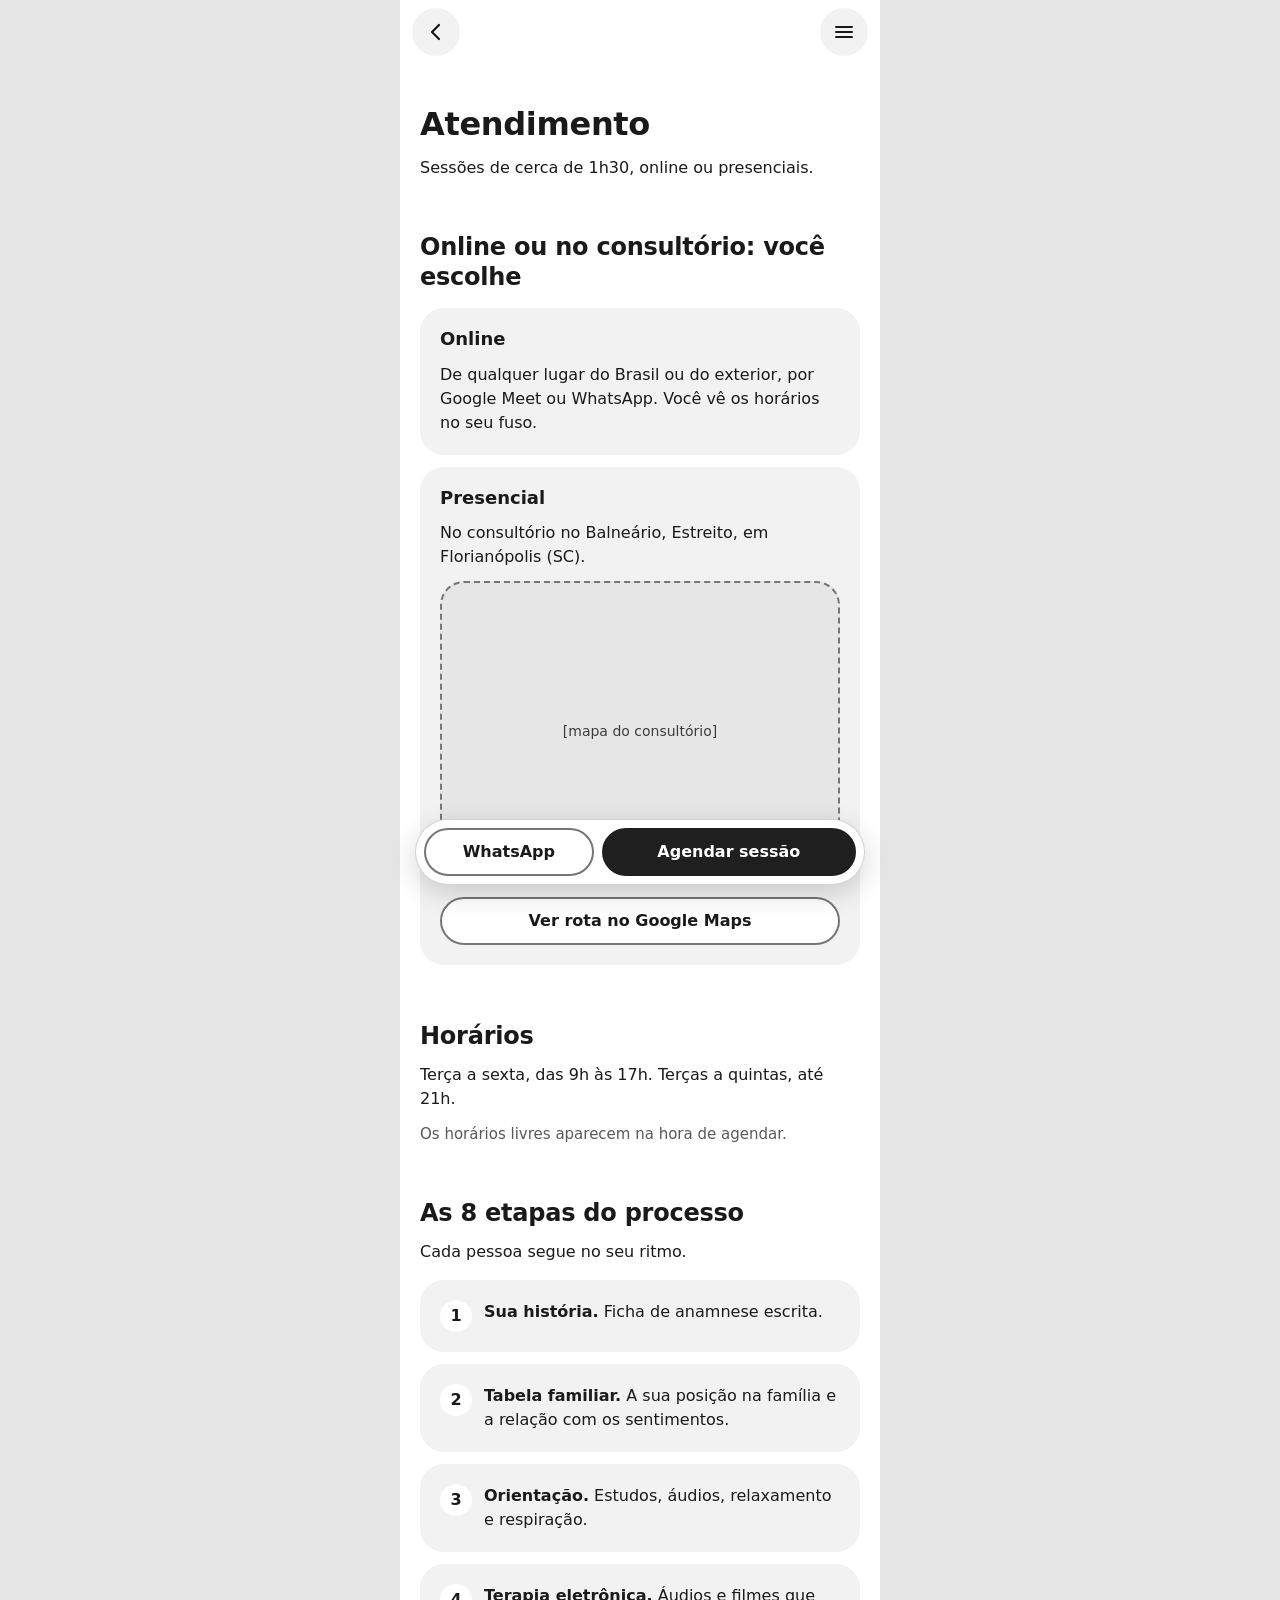
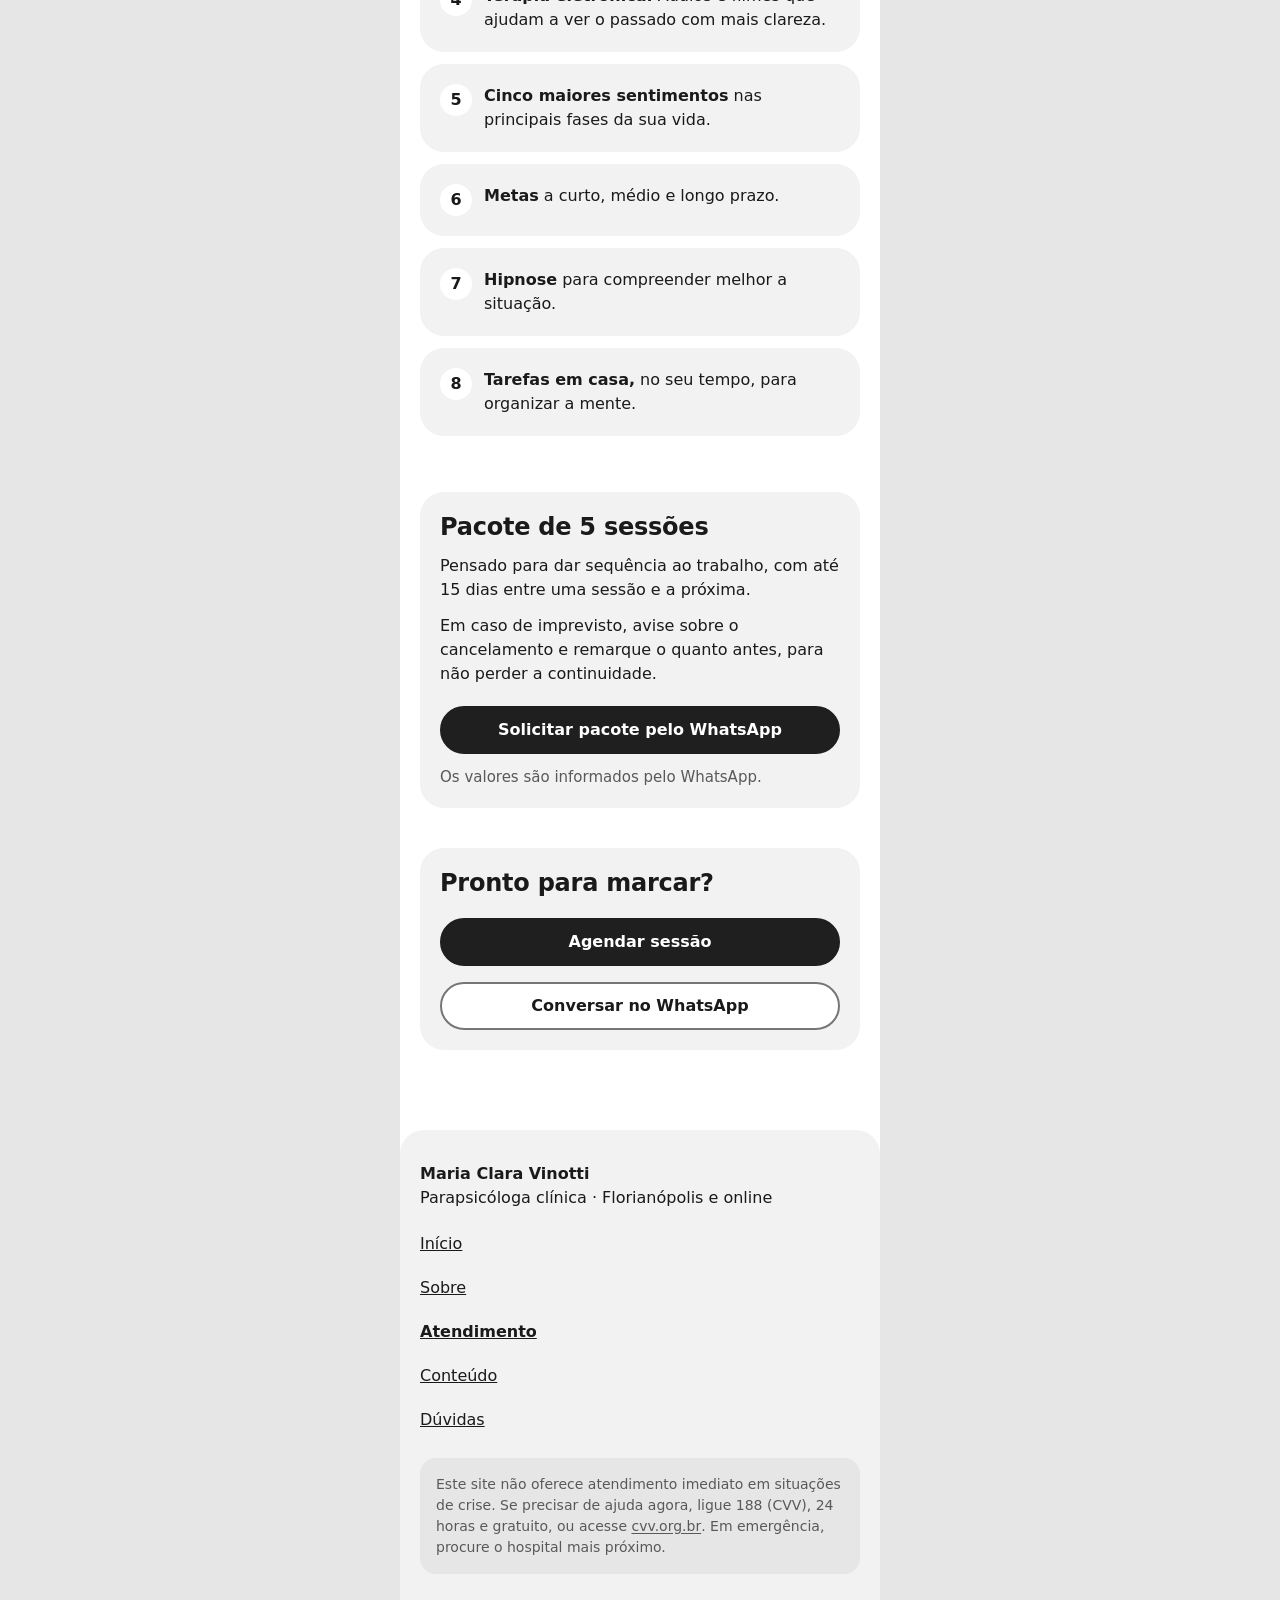
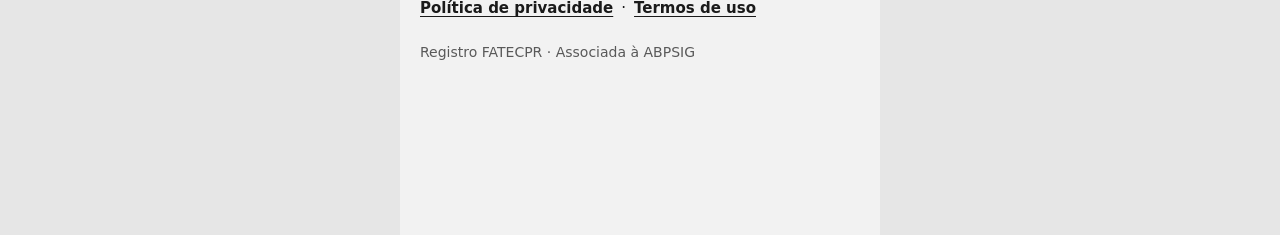
<file: alternativa-c/atendimento.html>
<!doctype html>
<html lang="pt-BR">
<head>
  <meta charset="utf-8">
  <meta name="viewport" content="width=device-width, initial-scale=1, viewport-fit=cover">
  <meta name="robots" content="noindex, nofollow">
  <title>Atendimento · Maria Clara Vinotti (alternativa C)</title>
  <link rel="icon" href="data:,">
  <link rel="stylesheet" href="../estilo.css">
  <link rel="stylesheet" href="estilo-c.css">
</head>
<!-- Cabeçalho, menu, rodapé, barra em pílula e voltar ao topo vêm de comum-c.js -->
<body data-pagina="atendimento">
<div class="app">
  <main id="conteudo-principal">

    <section class="secao" aria-labelledby="titulo-pagina">
      <h1 id="titulo-pagina" tabindex="-1">Atendimento</h1>
      <p>Sessões de cerca de 1h30, online ou presenciais.</p>
    </section>

    <!-- Mesmo título e textos do Início (rascunho), para a C falar do mesmo jeito -->
    <section class="secao" aria-labelledby="titulo-modalidades">
      <h2 id="titulo-modalidades">Online ou no consultório: você escolhe</h2>
      <div class="lista-c">
        <div class="cartao-c">
          <h3>Online</h3>
          <p>De qualquer lugar do Brasil ou do exterior, por Google Meet ou WhatsApp. Você vê os horários no seu fuso.</p>
        </div>
        <div class="cartao-c" id="presencial">
          <h3 tabindex="-1">Presencial</h3>
          <p>No consultório no Balneário, Estreito, em Florianópolis (SC).</p>
          <div class="reservado reservado-4x3">[mapa do consultório]</div>
          <button type="button" class="botao botao-secundario" data-aviso="maps">Ver rota no Google Maps</button>
        </div>
      </div>
    </section>

    <section class="secao" aria-labelledby="titulo-horarios">
      <h2 id="titulo-horarios">Horários</h2>
      <p>Terça a sexta, das 9h às 17h. Terças a quintas, até 21h.</p>
      <p class="apoio">Os horários livres aparecem na hora de agendar.</p>
    </section>

    <section class="secao" id="etapas" aria-labelledby="titulo-etapas">
      <h2 id="titulo-etapas" tabindex="-1">As 8 etapas do processo</h2>
      <p>Cada pessoa segue no seu ritmo.</p>
      <ol class="lista-c lista-numerada">
        <li class="cartao-c"><p><strong>Sua história.</strong> Ficha de anamnese escrita.</p></li>
        <li class="cartao-c"><p><strong>Tabela familiar.</strong> A sua posição na família e a relação com os sentimentos.</p></li>
        <li class="cartao-c"><p><strong>Orientação.</strong> Estudos, áudios, relaxamento e respiração.</p></li>
        <li class="cartao-c"><p><strong>Terapia eletrônica.</strong> Áudios e filmes que ajudam a ver o passado com mais clareza.</p></li>
        <li class="cartao-c"><p><strong>Cinco maiores sentimentos</strong> nas principais fases da sua vida.</p></li>
        <li class="cartao-c"><p><strong>Metas</strong> a curto, médio e longo prazo.</p></li>
        <li class="cartao-c"><p><strong>Hipnose</strong> para compreender melhor a situação.</p></li>
        <li class="cartao-c"><p><strong>Tarefas em casa,</strong> no seu tempo, para organizar a mente.</p></li>
      </ol>
    </section>

    <section class="secao" aria-labelledby="titulo-pacote">
      <div class="cartao-c">
        <h2 id="titulo-pacote">Pacote de 5 sessões</h2>
        <p>Pensado para dar sequência ao trabalho, com até 15 dias entre uma sessão e a próxima.</p>
        <p>Em caso de imprevisto, avise sobre o cancelamento e remarque o quanto antes, para não perder a continuidade.</p>
        <div class="botoes">
          <button type="button" class="botao botao-principal" data-aviso="whatsapp">Solicitar pacote pelo WhatsApp</button>
        </div>
        <p class="apoio">Os valores são informados pelo WhatsApp.</p>
      </div>
    </section>

    <section class="secao" aria-labelledby="titulo-marcar">
      <div class="cartao-c cartao-destaque">
        <h2 id="titulo-marcar">Pronto para marcar?</h2>
        <div class="botoes" data-acoes>
          <a class="botao botao-principal" href="agendar.html">Agendar sessão</a>
          <button type="button" class="botao botao-secundario" data-aviso="whatsapp">Conversar no WhatsApp</button>
        </div>
      </div>
    </section>

  </main>
</div>
<script src="comum-c.js"></script>
</body>
</html>
</file>
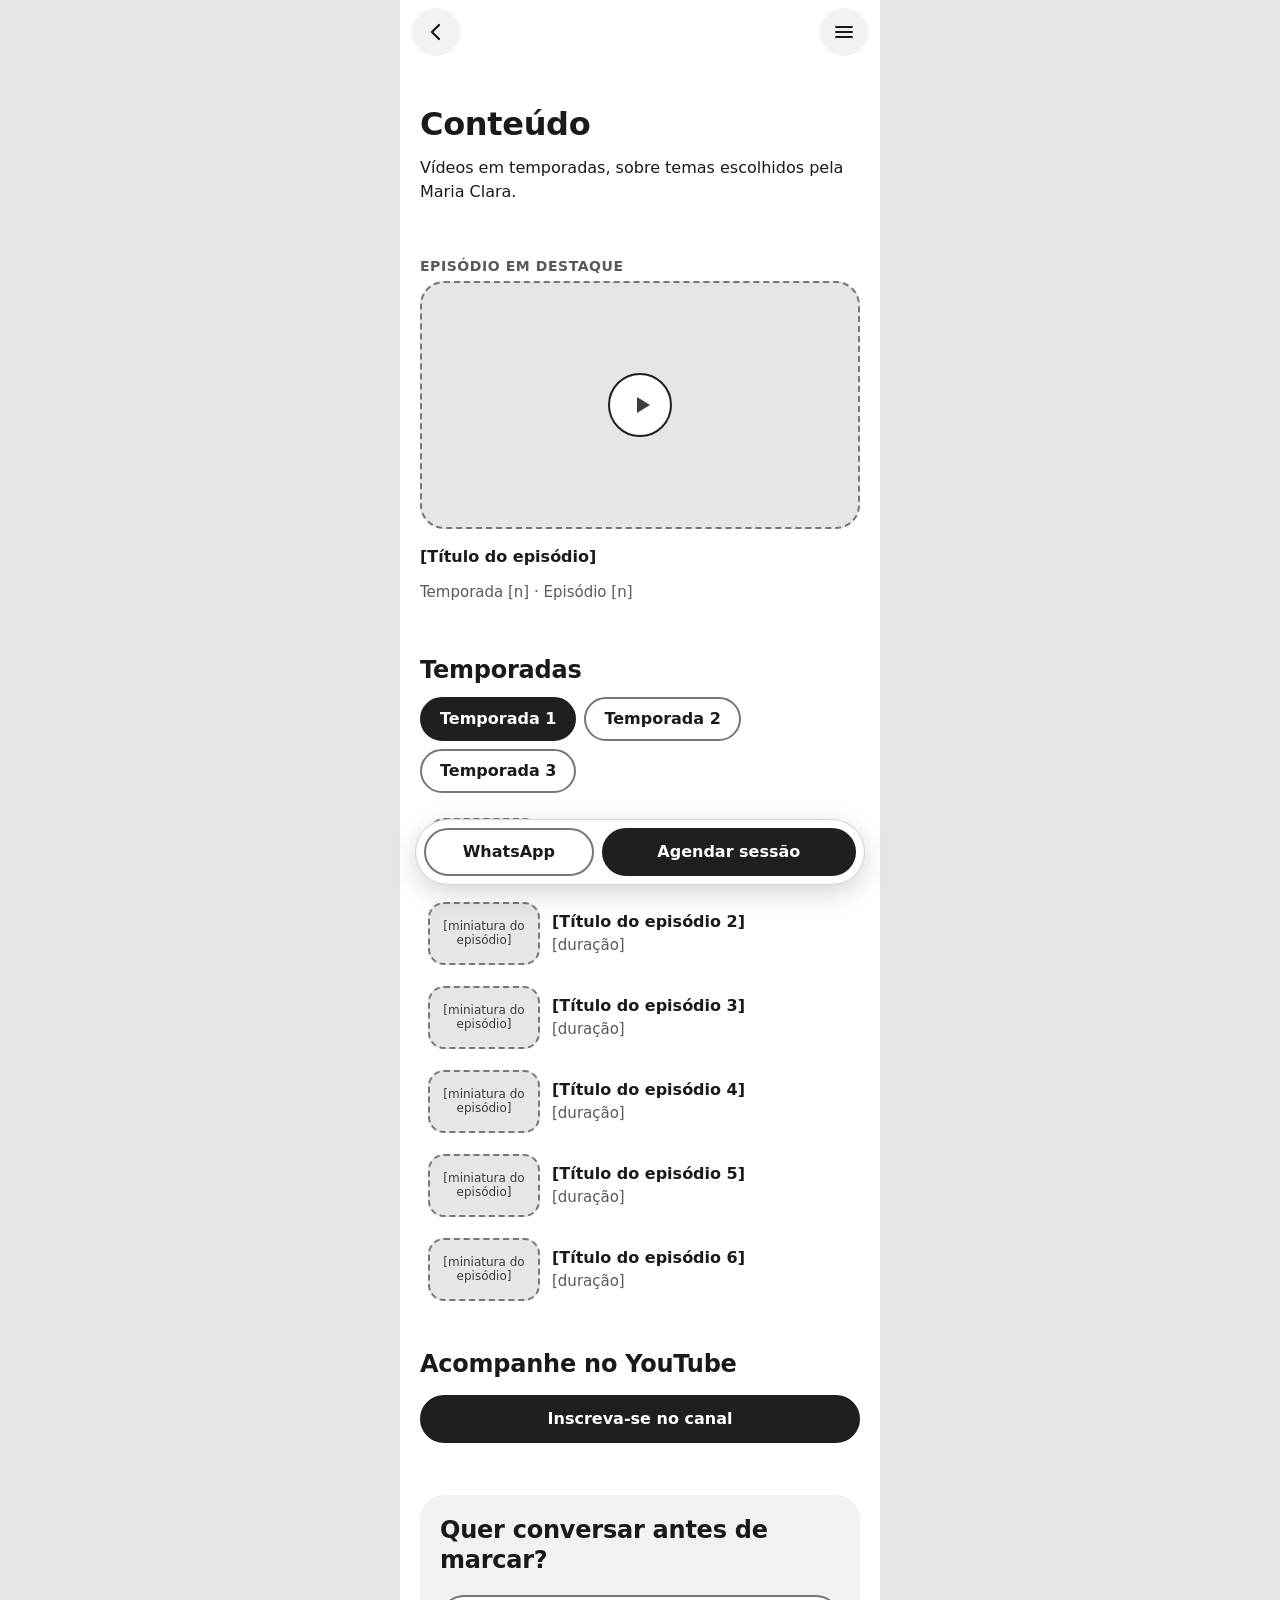
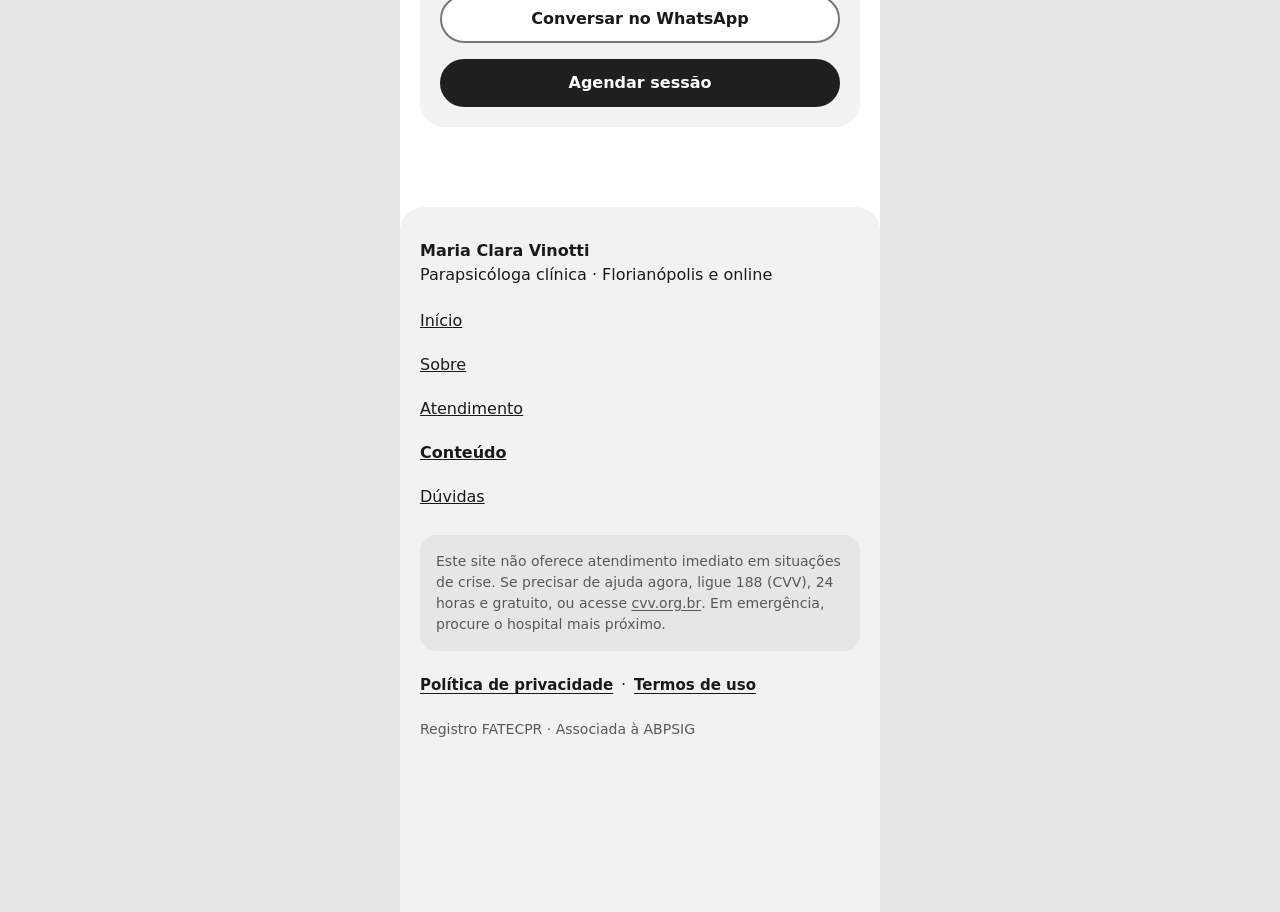
<file: alternativa-c/conteudo.html>
<!doctype html>
<html lang="pt-BR">
<head>
  <meta charset="utf-8">
  <meta name="viewport" content="width=device-width, initial-scale=1, viewport-fit=cover">
  <meta name="robots" content="noindex, nofollow">
  <title>Conteúdo · Maria Clara Vinotti (alternativa C)</title>
  <link rel="icon" href="data:,">
  <link rel="stylesheet" href="../estilo.css">
  <link rel="stylesheet" href="estilo-c.css">
</head>
<!-- Cabeçalho, menu, rodapé, barra em pílula e voltar ao topo vêm de comum-c.js -->
<body data-pagina="conteudo">
<div class="app">
  <main id="conteudo-principal">

    <section class="secao" aria-labelledby="titulo-pagina">
      <h1 id="titulo-pagina" tabindex="-1">Conteúdo</h1>
      <p>Vídeos em temporadas, sobre temas escolhidos pela Maria Clara.</p>
    </section>

    <section class="secao" aria-labelledby="titulo-destaque">
      <p class="rotulo">Episódio em destaque</p>
      <div class="reservado reservado-16x9">
        <button type="button" class="botao-play" data-aviso="video" aria-labelledby="titulo-destaque">
          <svg viewBox="0 0 24 24" aria-hidden="true" focusable="false"><path d="M7 4l13 8-13 8z" fill="currentColor"/></svg>
        </button>
      </div>
      <p id="titulo-destaque"><strong>[Título do episódio]</strong></p>
      <p class="apoio">Temporada [n] · Episódio [n]</p>
    </section>

    <section class="secao" aria-labelledby="titulo-temporadas">
      <h2 id="titulo-temporadas">Temporadas</h2>
      <!-- Temporadas em chips (aria-pressed); a lista de episódios é montada por conteudo-c.js -->
      <div class="chips chips-temporadas" role="group" aria-labelledby="titulo-temporadas">
        <button type="button" class="chip" data-temporada="1" aria-pressed="true">Temporada 1</button>
        <button type="button" class="chip" data-temporada="2" aria-pressed="false">Temporada 2</button>
        <button type="button" class="chip" data-temporada="3" aria-pressed="false">Temporada 3</button>
      </div>
      <ul class="episodios episodios-c" id="lista-episodios"></ul>
    </section>

    <section class="secao" aria-labelledby="titulo-youtube">
      <h2 id="titulo-youtube">Acompanhe no YouTube</h2>
      <div class="botoes">
        <button type="button" class="botao botao-principal" data-aviso="youtube">Inscreva-se no canal</button>
      </div>
    </section>

    <section class="secao" aria-labelledby="titulo-conversar">
      <div class="cartao-c cartao-destaque">
        <h2 id="titulo-conversar">Quer conversar antes de marcar?</h2>
        <div class="botoes" data-acoes>
          <button type="button" class="botao botao-secundario" data-aviso="whatsapp">Conversar no WhatsApp</button>
          <a class="botao botao-principal" href="agendar.html">Agendar sessão</a>
        </div>
      </div>
    </section>

  </main>
</div>
<script src="comum-c.js"></script>
<script src="conteudo-c.js"></script>
</body>
</html>
</file>
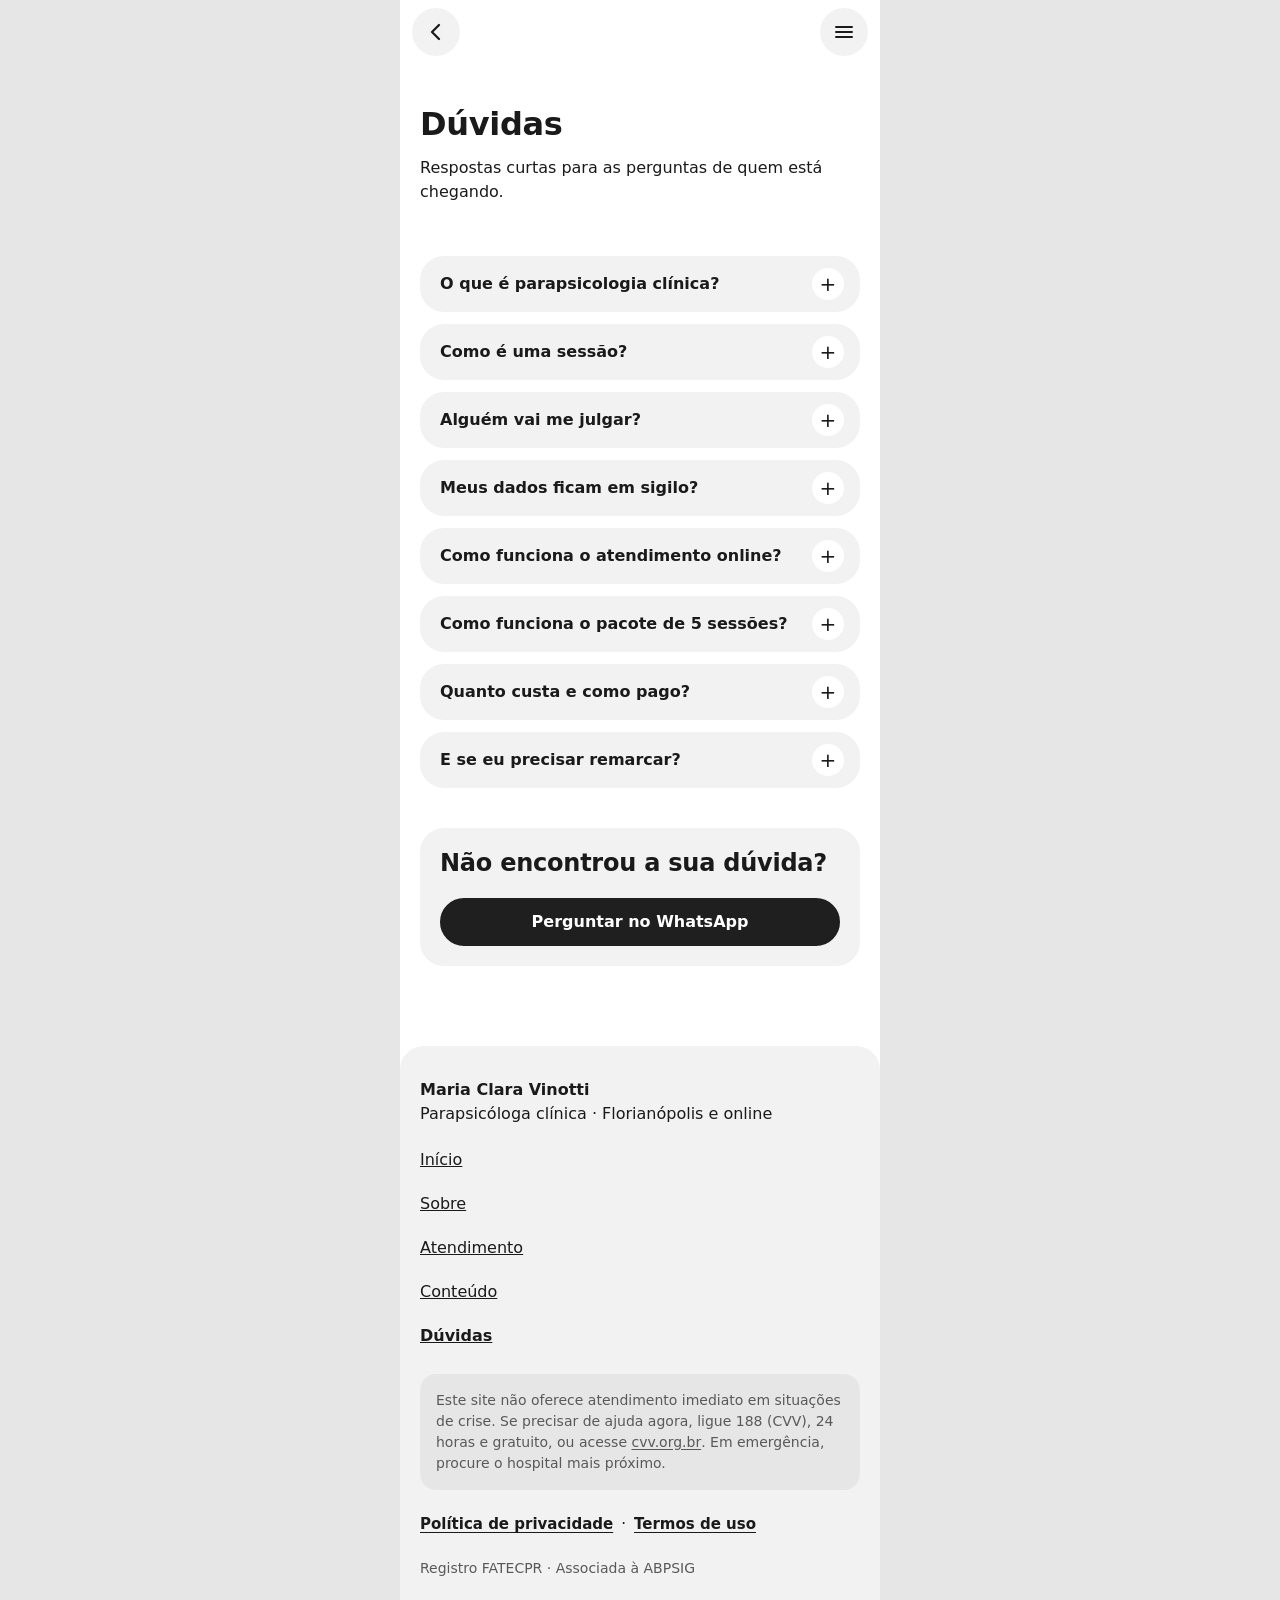
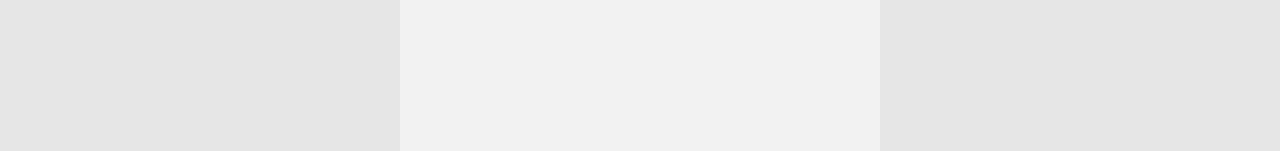
<file: alternativa-c/duvidas.html>
<!doctype html>
<html lang="pt-BR">
<head>
  <meta charset="utf-8">
  <meta name="viewport" content="width=device-width, initial-scale=1, viewport-fit=cover">
  <meta name="robots" content="noindex, nofollow">
  <title>Dúvidas · Maria Clara Vinotti (alternativa C)</title>
  <link rel="icon" href="data:,">
  <link rel="stylesheet" href="../estilo.css">
  <link rel="stylesheet" href="estilo-c.css">
</head>
<!-- Cabeçalho, menu, rodapé, barra em pílula e voltar ao topo vêm de comum-c.js -->
<body data-pagina="duvidas">
<div class="app">
  <main id="conteudo-principal">

    <section class="secao" aria-labelledby="titulo-pagina">
      <h1 id="titulo-pagina" tabindex="-1">Dúvidas</h1>
      <p>Respostas curtas para as perguntas de quem está chegando.</p>
    </section>

    <section class="secao">
      <!-- Todas fechadas no início. A primeira resposta usa o texto do flash card do Início (rascunho). -->
      <div class="acordeao-c">
        <details>
          <summary>O que é parapsicologia clínica?</summary>
          <div class="resposta"><p>A parapsicologia do Sistema Grisa busca entender como funciona a mente humana. A mente é uma só, mas funciona como duas: a consciente, racional, e a subconsciente, emocional. Ela dialoga com a psicologia, a psicanálise e a psiquiatria como aliadas importantes.</p></div>
        </details>
        <details>
          <summary>Como é uma sessão?</summary>
          <div class="resposta">
            <p>Cerca de 1h30, online ou presencial. Começamos conhecendo a sua história e seguimos no seu ritmo, com metas definidas juntos.</p>
            <a class="link" href="atendimento.html#etapas">Ver as 8 etapas</a>
          </div>
        </details>
        <details>
          <summary>Alguém vai me julgar?</summary>
          <div class="resposta"><p>Não. Aqui ninguém é julgado: a regra é separar o ato da pessoa.</p></div>
        </details>
        <details>
          <summary>Meus dados ficam em sigilo?</summary>
          <div class="resposta"><p>Sim. O sigilo é absoluto.</p></div>
        </details>
        <details>
          <summary>Como funciona o atendimento online?</summary>
          <div class="resposta"><p>Por Google Meet ou WhatsApp, com o horário mostrado no seu fuso.</p></div>
        </details>
        <details>
          <summary>Como funciona o pacote de 5 sessões?</summary>
          <div class="resposta"><p>São cinco sessões, com até 15 dias entre elas. Você solicita pelo WhatsApp.</p></div>
        </details>
        <details>
          <summary>Quanto custa e como pago?</summary>
          <div class="resposta"><p>Os valores são informados pelo WhatsApp. O pagamento é por Pix, dinheiro ou transferência.</p></div>
        </details>
        <details>
          <summary>E se eu precisar remarcar?</summary>
          <div class="resposta"><p>Avise assim que souber e remarque o quanto antes, para não perder a continuidade.</p></div>
        </details>
      </div>
    </section>

    <section class="secao" aria-labelledby="titulo-nao-encontrou">
      <div class="cartao-c cartao-destaque">
        <h2 id="titulo-nao-encontrou">Não encontrou a sua dúvida?</h2>
        <div class="botoes" data-acoes>
          <button type="button" class="botao botao-principal" data-aviso="whatsapp">Perguntar no WhatsApp</button>
        </div>
      </div>
    </section>

  </main>
</div>
<script src="comum-c.js"></script>
</body>
</html>
</file>
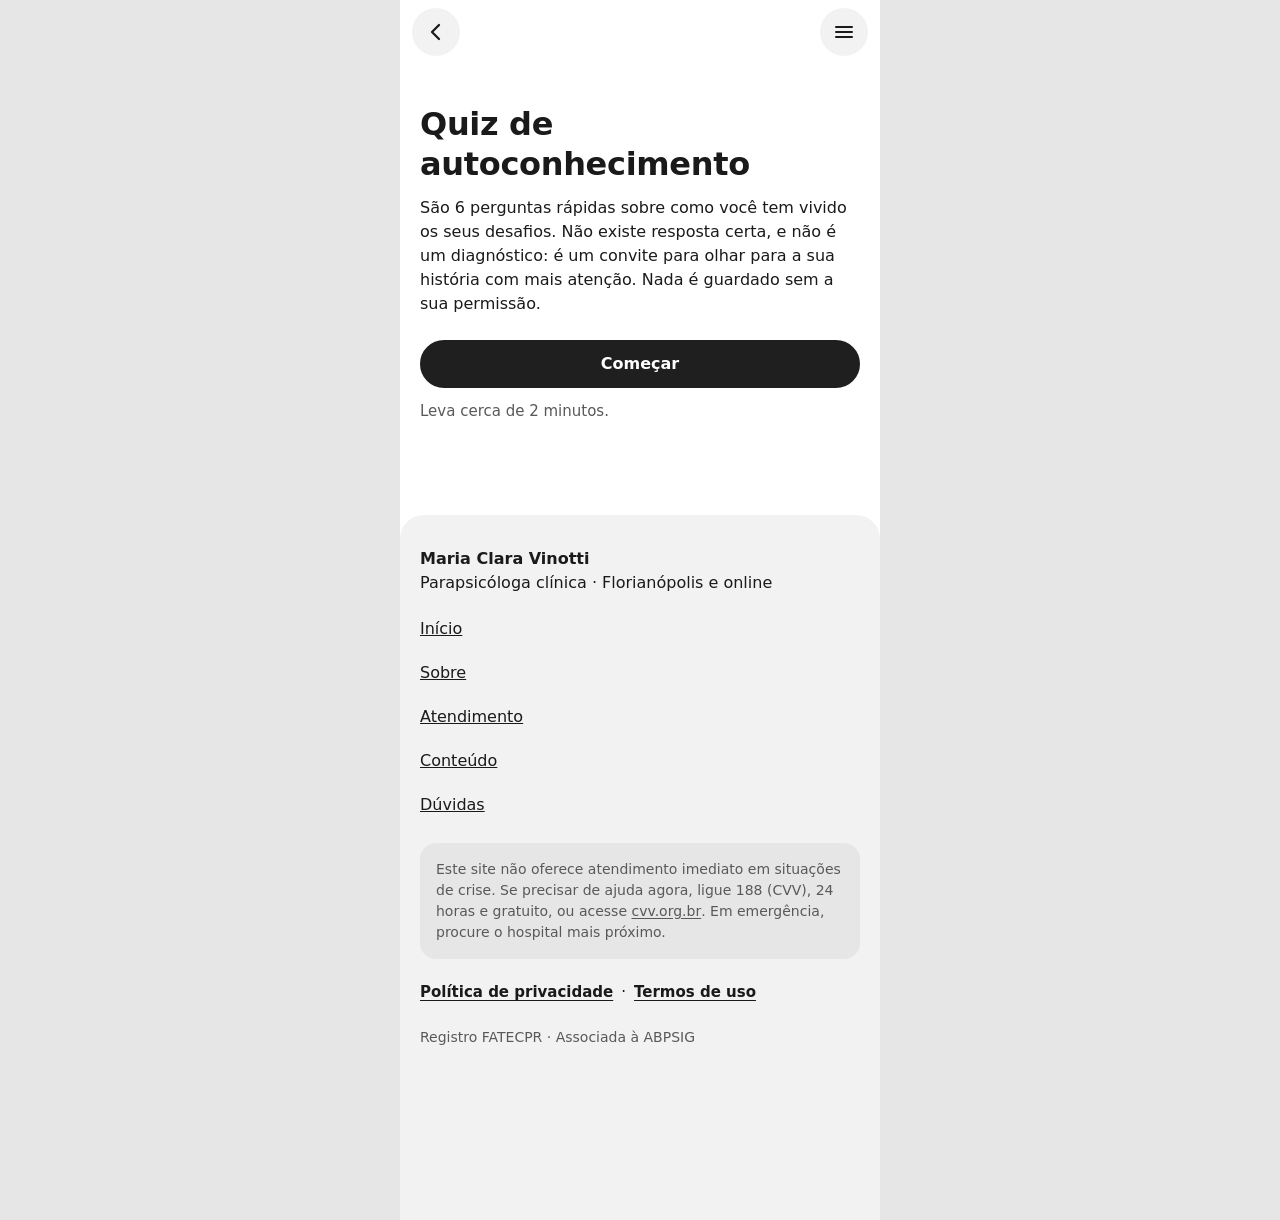
<file: alternativa-c/quiz.html>
<!doctype html>
<html lang="pt-BR">
<head>
  <meta charset="utf-8">
  <meta name="viewport" content="width=device-width, initial-scale=1, viewport-fit=cover">
  <meta name="robots" content="noindex, nofollow">
  <title>Quiz de autoconhecimento · Maria Clara Vinotti (alternativa C)</title>
  <link rel="icon" href="data:,">
  <link rel="stylesheet" href="../estilo.css">
  <link rel="stylesheet" href="estilo-c.css">
</head>
<body data-pagina="quiz">
<div class="app">

  <main id="conteudo-principal">
    <section class="secao secao-baralho quiz" aria-labelledby="titulo-quiz">
      <h1 id="titulo-quiz" tabindex="-1">Quiz de autoconhecimento</h1>

      <!-- Abertura -->
      <div class="quiz-abertura" id="quiz-abertura">
        <p>São 6 perguntas rápidas sobre como você tem vivido os seus desafios. Não existe resposta certa, e não é um diagnóstico: é um convite para olhar para a sua história com mais atenção. Nada é guardado sem a sua permissão.</p>
        <div class="botoes" data-acoes>
          <button type="button" class="botao botao-principal" id="quiz-comecar">Começar</button>
        </div>
        <p class="apoio">Leva cerca de 2 minutos.</p>
      </div>

      <!-- Perguntas em baralho (os cartões são montados pelo quiz-c.js) -->
      <div class="quiz-perguntas" id="quiz-perguntas" hidden>
        <p class="baralho-contador" id="quiz-contador" aria-live="polite">Pergunta 1 de 6</p>
        <form id="form-quiz" novalidate>
          <div class="baralho baralho-quiz" id="baralho-quiz">
            <!-- Último cartão: o resultado, que vira ao toque (o verso é preenchido pelo quiz-c.js) -->
            <div class="carta carta-viravel carta-resultado" data-carta id="carta-resultado">
              <button type="button" class="carta-virar" aria-labelledby="resultado-pronto" aria-expanded="false" aria-controls="resultado-verso"></button>
              <div class="carta-giro">
                <div class="carta-face carta-frente" aria-hidden="true">
                  <p class="carta-pergunta" id="resultado-pronto">Seu resultado está pronto</p>
                  <p class="carta-dica">Toque para ver</p>
                </div>
                <div class="carta-face carta-verso" id="resultado-verso" inert aria-hidden="true"></div>
              </div>
            </div>
          </div>
        </form>
        <div class="baralho-nav" data-acoes>
          <button type="button" class="botao botao-secundario" id="quiz-voltar" disabled><svg viewBox="0 0 24 24" aria-hidden="true" focusable="false"><path d="M15 5l-7 7 7 7" stroke="currentColor" stroke-width="2.25" stroke-linecap="round" stroke-linejoin="round" fill="none"/></svg><span>Voltar</span></button>
          <button type="button" class="botao botao-principal" id="quiz-proxima" disabled><span>Próxima</span><svg viewBox="0 0 24 24" aria-hidden="true" focusable="false"><path d="M9 5l7 7-7 7" stroke="currentColor" stroke-width="2.25" stroke-linecap="round" stroke-linejoin="round" fill="none"/></svg></button>
        </div>

        <!-- Depois de virar o resultado -->
        <div class="quiz-depois" id="quiz-depois" hidden>
          <p>Este quiz não é um diagnóstico. Ele é um ponto de partida para uma conversa.</p>
          <div class="botoes" data-acoes>
            <button type="button" class="botao botao-secundario" id="abrir-email" aria-expanded="false" aria-controls="area-email">Receber o resultado por e-mail</button>
            <button type="button" class="botao botao-secundario" data-aviso="whatsapp">Conversar com a Maria Clara</button>
            <a class="botao botao-principal" href="agendar.html">Agendar sessão</a>
            <button type="button" class="link link-centro" id="refazer-quiz">Refazer o quiz</button>
          </div>

          <!-- Envio do resultado por e-mail (simulado: nada é enviado nem guardado) -->
          <div class="area-email" id="area-email" hidden>
            <form class="cartao-c form-email" id="form-email" novalidate>
              <div class="campo">
                <label for="email-quiz">Seu e-mail</label>
                <input type="email" id="email-quiz" name="email" autocomplete="email" aria-describedby="erro-email-quiz">
                <p class="erro" id="erro-email-quiz"></p>
              </div>
              <div class="campo">
                <label class="caixa-selecao" for="consentimento-quiz">
                  <input type="checkbox" id="consentimento-quiz" name="consentimento" aria-describedby="erro-consentimento-quiz">
                  <span>Quero receber meu resultado neste e-mail. O e-mail é usado só para este envio e não fica guardado.</span>
                </label>
                <p class="erro" id="erro-consentimento-quiz"></p>
              </div>
              <button type="submit" class="botao botao-principal">Enviar resultado</button>
            </form>
            <p class="cartao-c email-enviado" id="email-enviado" role="status" tabindex="-1"></p>
          </div>
        </div>
      </div>
    </section>
  </main>

</div>

<script src="comum-c.js"></script>
<script src="quiz-c.js"></script>
</body>
</html>
</file>
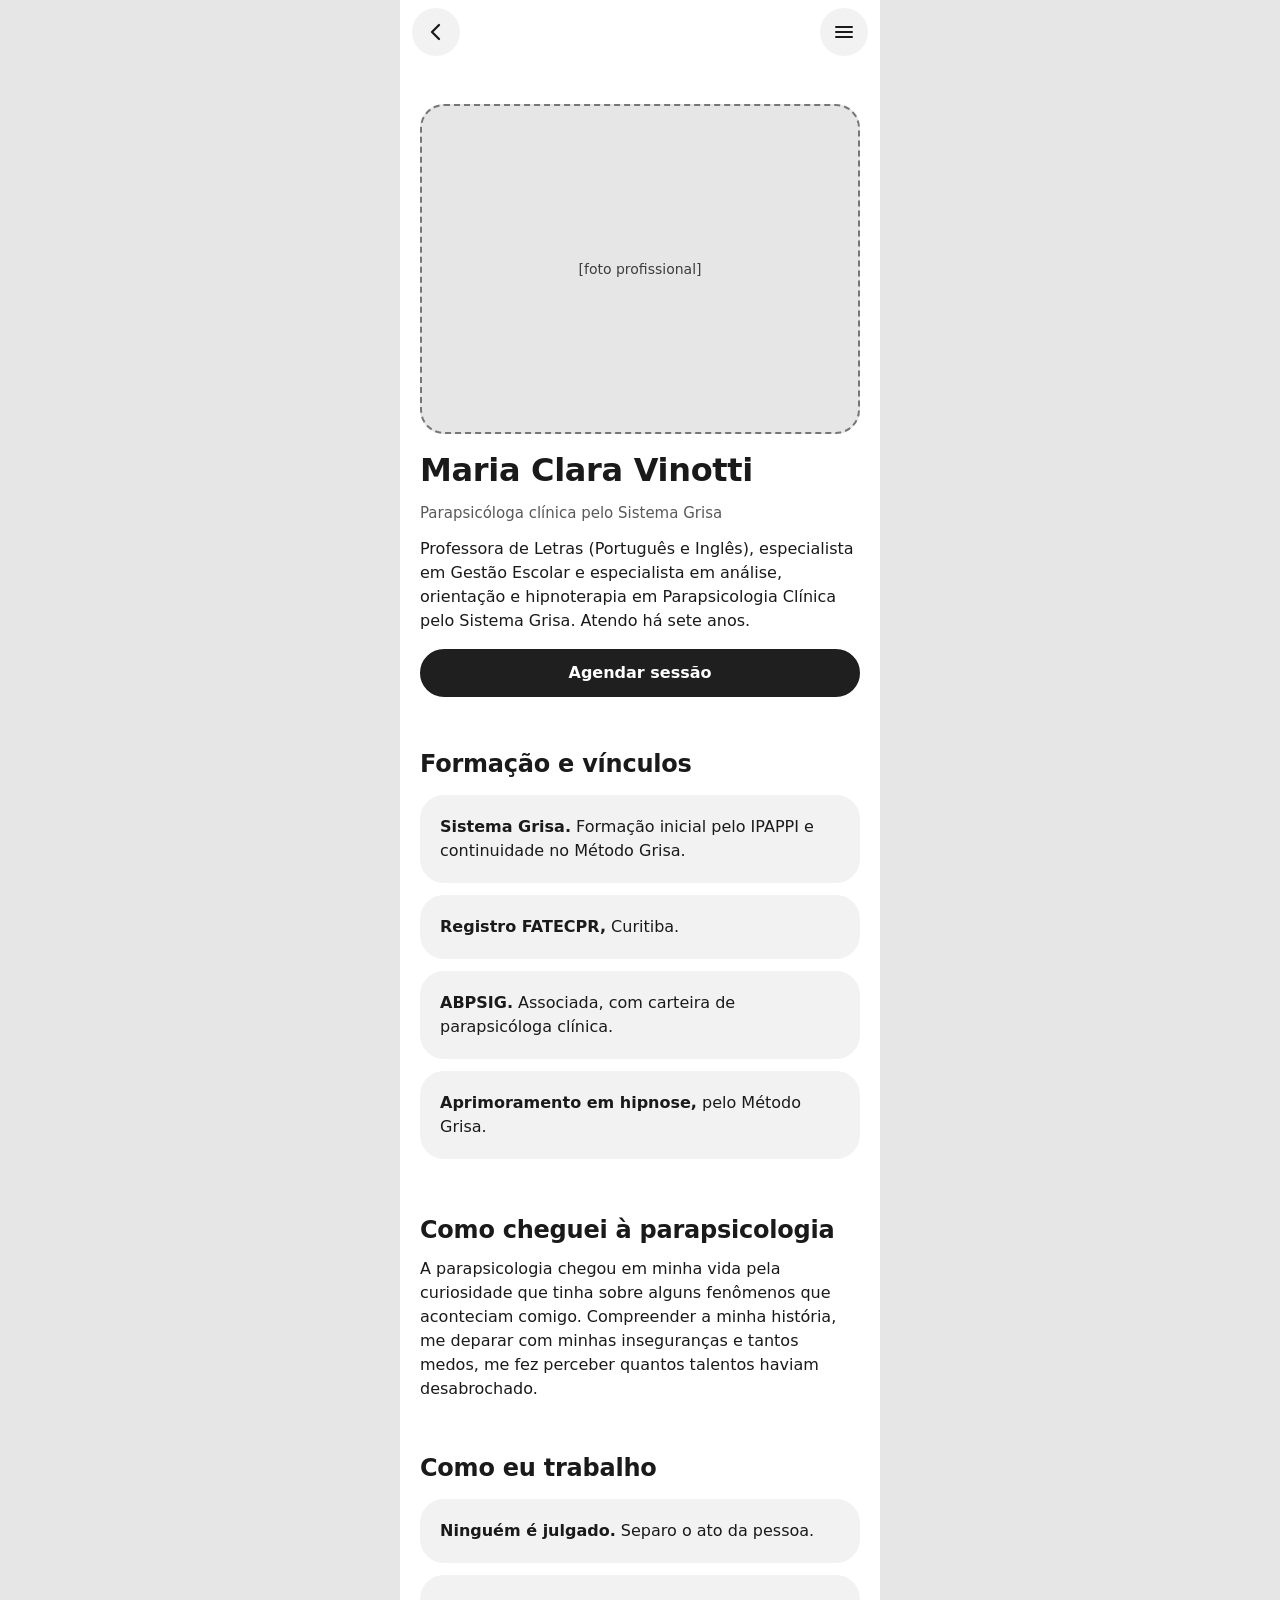
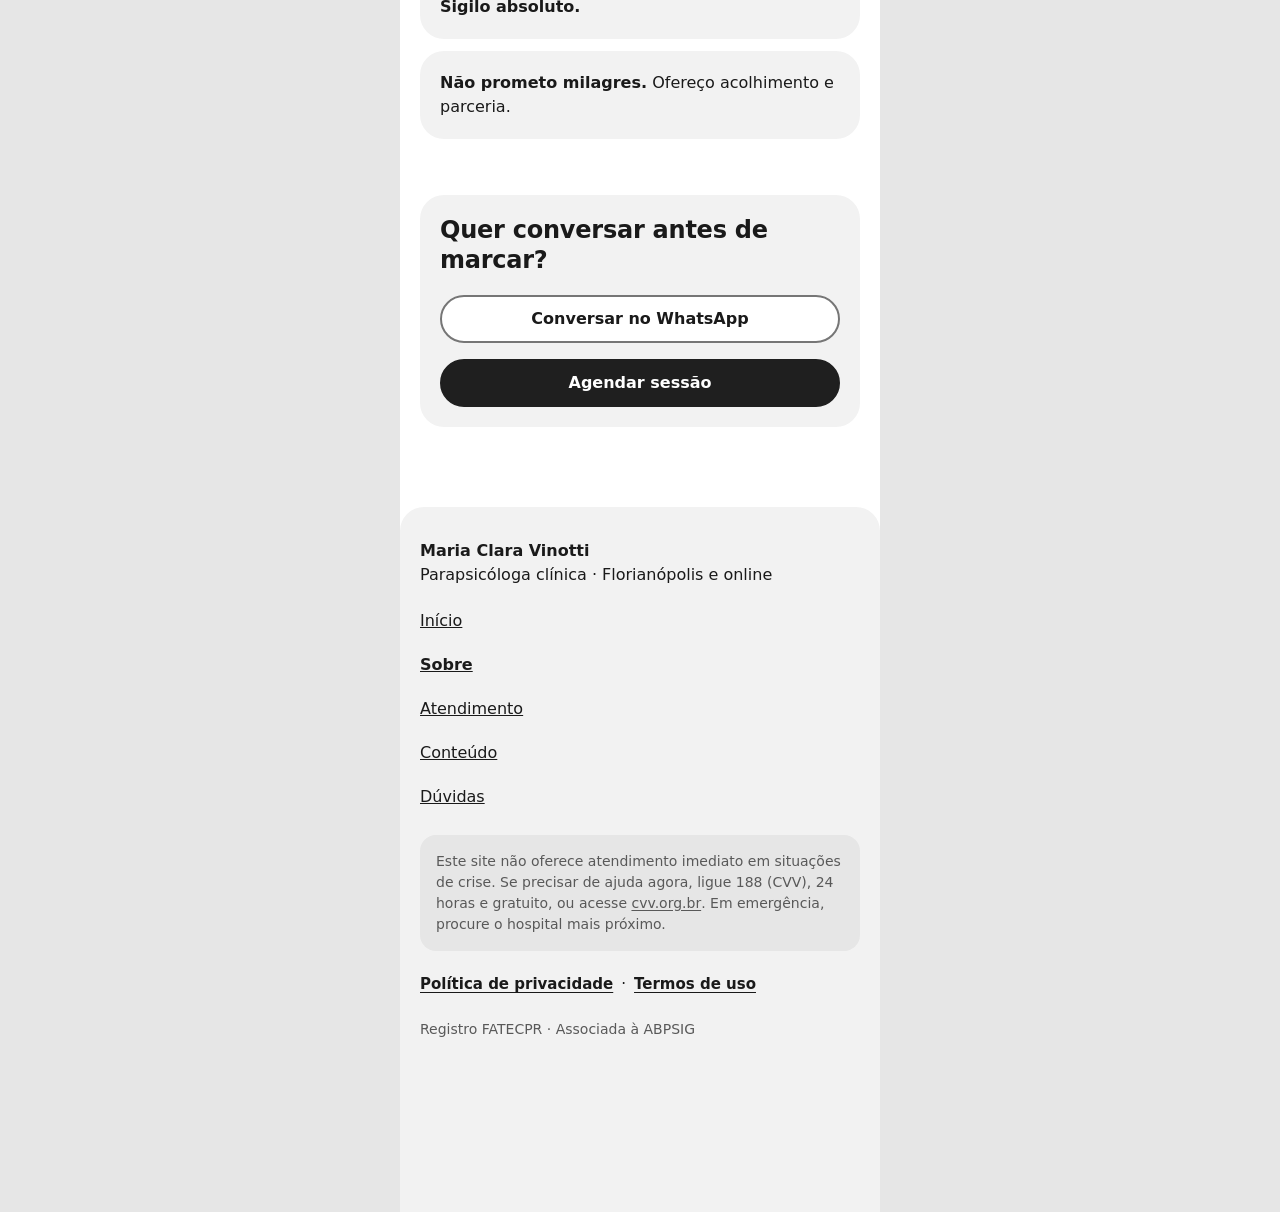
<file: alternativa-c/sobre.html>
<!doctype html>
<html lang="pt-BR">
<head>
  <meta charset="utf-8">
  <meta name="viewport" content="width=device-width, initial-scale=1, viewport-fit=cover">
  <meta name="robots" content="noindex, nofollow">
  <title>Sobre · Maria Clara Vinotti (alternativa C)</title>
  <link rel="icon" href="data:,">
  <link rel="stylesheet" href="../estilo.css">
  <link rel="stylesheet" href="estilo-c.css">
</head>
<!-- Cabeçalho, menu, rodapé, barra em pílula e voltar ao topo vêm de comum-c.js -->
<body data-pagina="sobre">
<div class="app">
  <main id="conteudo-principal">

    <section class="secao" aria-labelledby="titulo-pagina">
      <div class="reservado reservado-4x3">[foto profissional]</div>
      <h1 id="titulo-pagina" tabindex="-1">Maria Clara Vinotti</h1>
      <p class="apoio">Parapsicóloga clínica pelo Sistema Grisa</p>
      <p>Professora de Letras (Português e Inglês), especialista em Gestão Escolar e especialista em análise, orientação e hipnoterapia em Parapsicologia Clínica pelo Sistema Grisa. Atendo há sete anos.</p>
      <div class="botoes" data-acoes>
        <a class="botao botao-principal" href="agendar.html">Agendar sessão</a>
      </div>
    </section>

    <section class="secao" aria-labelledby="titulo-formacao">
      <h2 id="titulo-formacao">Formação e vínculos</h2>
      <ul class="lista-c">
        <li class="cartao-c"><p><strong>Sistema Grisa.</strong> Formação inicial pelo IPAPPI e continuidade no Método Grisa.</p></li>
        <li class="cartao-c"><p><strong>Registro FATECPR,</strong> Curitiba.</p></li>
        <li class="cartao-c"><p><strong>ABPSIG.</strong> Associada, com carteira de parapsicóloga clínica.</p></li>
        <li class="cartao-c"><p><strong>Aprimoramento em hipnose,</strong> pelo Método Grisa.</p></li>
      </ul>
    </section>

    <section class="secao" aria-labelledby="titulo-trajetoria">
      <h2 id="titulo-trajetoria">Como cheguei à parapsicologia</h2>
      <p>A parapsicologia chegou em minha vida pela curiosidade que tinha sobre alguns fenômenos que aconteciam comigo. Compreender a minha história, me deparar com minhas inseguranças e tantos medos, me fez perceber quantos talentos haviam desabrochado.</p>
    </section>

    <section class="secao" aria-labelledby="titulo-como-trabalho">
      <h2 id="titulo-como-trabalho">Como eu trabalho</h2>
      <ul class="lista-c">
        <li class="cartao-c"><p><strong>Ninguém é julgado.</strong> Separo o ato da pessoa.</p></li>
        <li class="cartao-c"><p><strong>Sigilo absoluto.</strong></p></li>
        <li class="cartao-c"><p><strong>Não prometo milagres.</strong> Ofereço acolhimento e parceria.</p></li>
      </ul>
    </section>

    <section class="secao" aria-labelledby="titulo-conversar">
      <div class="cartao-c cartao-destaque">
        <h2 id="titulo-conversar">Quer conversar antes de marcar?</h2>
        <div class="botoes" data-acoes>
          <button type="button" class="botao botao-secundario" data-aviso="whatsapp">Conversar no WhatsApp</button>
          <a class="botao botao-principal" href="agendar.html">Agendar sessão</a>
        </div>
      </div>
    </section>

  </main>
</div>
<script src="comum-c.js"></script>
</body>
</html>
</file>
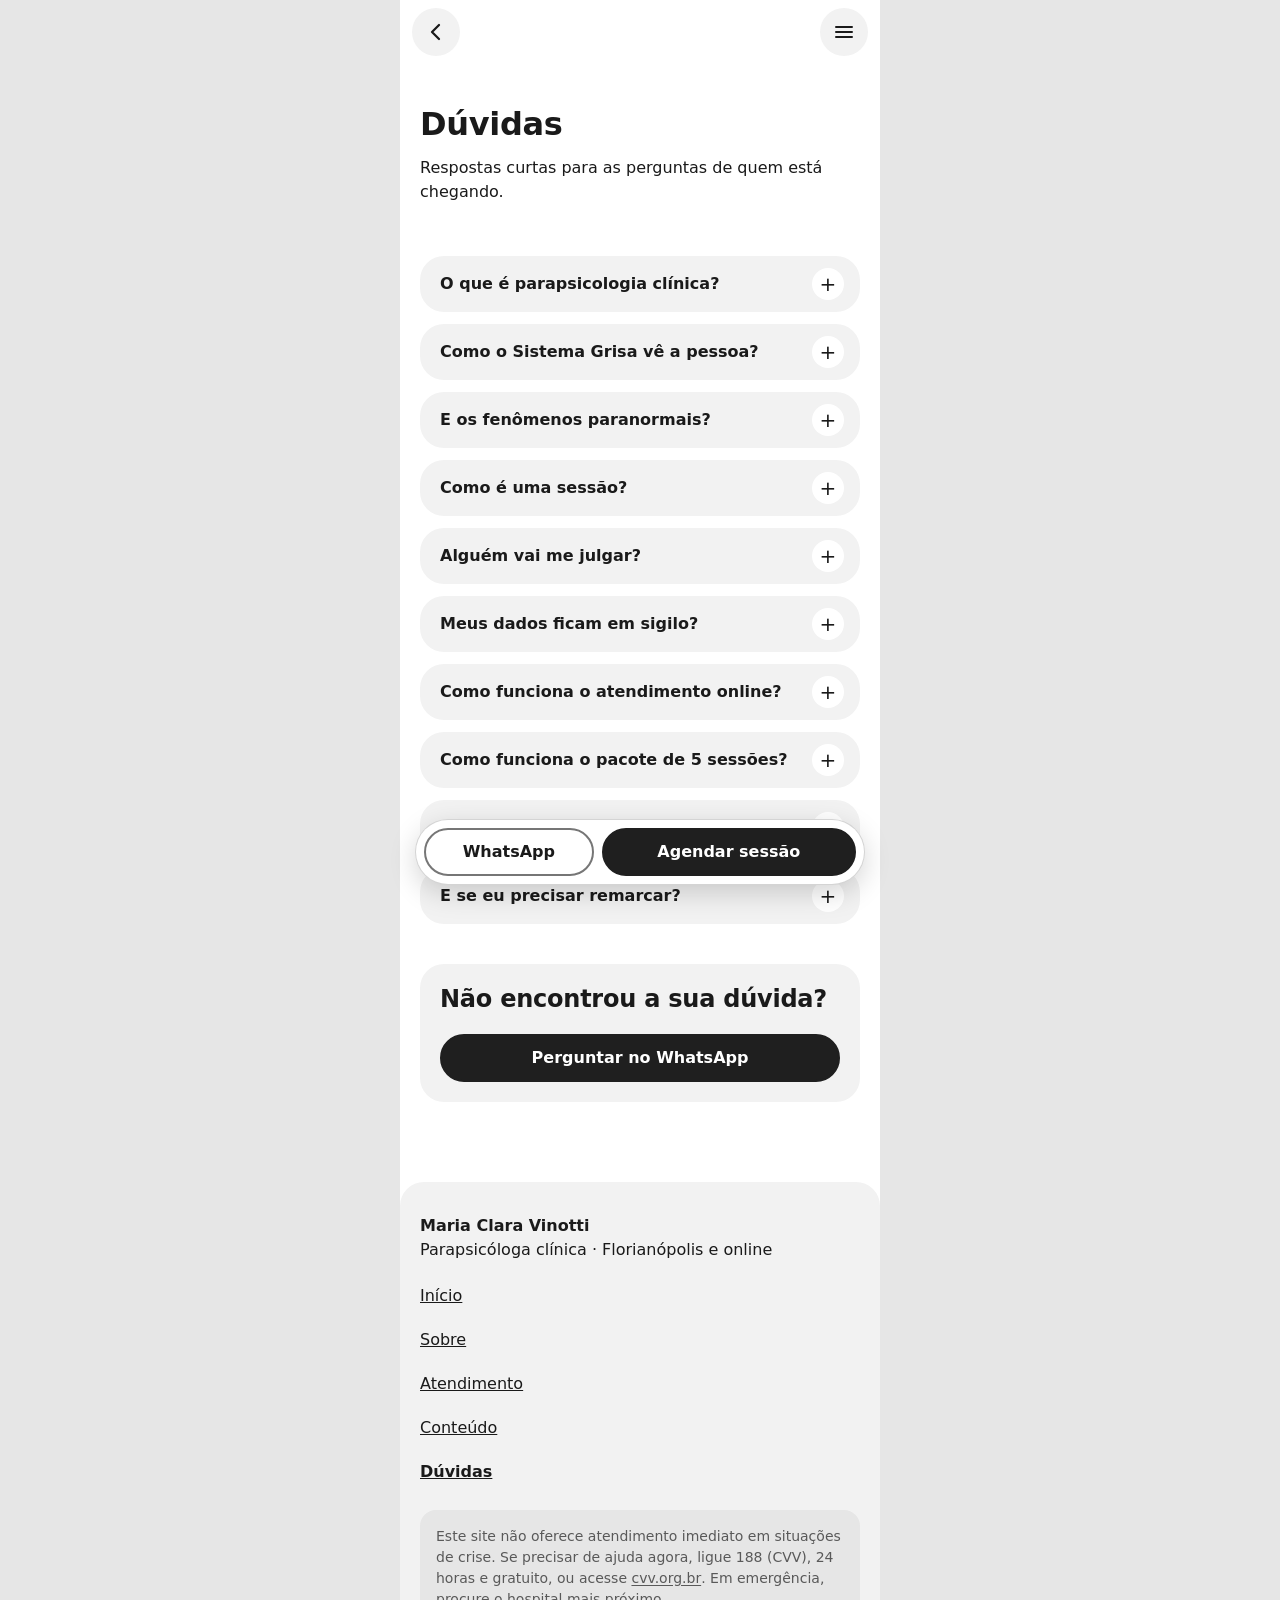
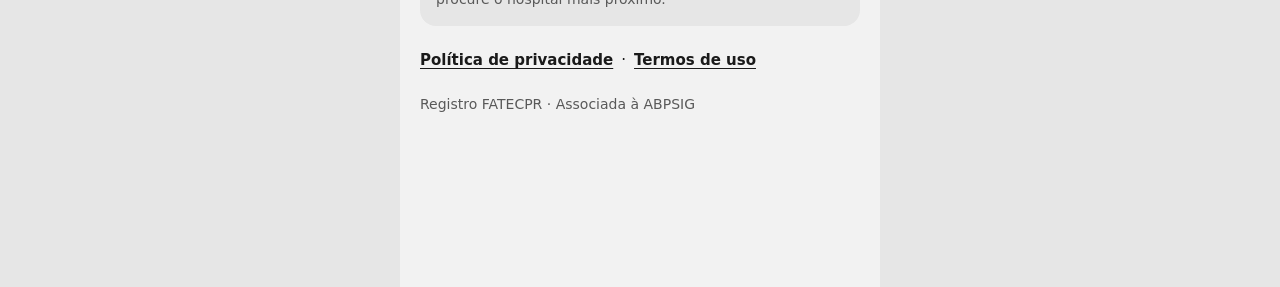
<file: site/duvidas.html>
<!doctype html>
<html lang="pt-BR">
<head>
  <meta charset="utf-8">
  <meta name="viewport" content="width=device-width, initial-scale=1, viewport-fit=cover">
  <meta name="robots" content="noindex, nofollow">
  <title>Dúvidas · Maria Clara Vinotti (alternativa C)</title>
  <link rel="icon" href="data:,">
  <link rel="stylesheet" href="../estilo.css">
  <link rel="stylesheet" href="estilo-c.css">
</head>
<!-- Cabeçalho, menu, rodapé, barra em pílula e voltar ao topo vêm de comum-c.js -->
<body data-pagina="duvidas">
<div class="app">
  <main id="conteudo-principal">

    <section class="secao" aria-labelledby="titulo-pagina">
      <h1 id="titulo-pagina" tabindex="-1">Dúvidas</h1>
      <p>Respostas curtas para as perguntas de quem está chegando.</p>
    </section>

    <section class="secao">
      <!-- Todas fechadas no início. A primeira resposta usa o texto do flash card do Início (rascunho). -->
      <div class="acordeao-c">
        <details id="o-que-e">
          <summary>O que é parapsicologia clínica?</summary>
          <div class="resposta">
            <p><strong>A mente é uma só, mas funciona como duas: a consciente e a subconsciente.</strong> A parapsicologia clínica busca entender e dar sentido ao que gerou conflitos, por meio da compreensão.</p>
            <p>Resultados negativos, prejudiciais ou perturbadores não são conduzidos pela vontade livre do consciente. Eles acontecem porque a segunda função mental, o subconsciente, comanda atitudes e comportamentos sem uma programação organizada e capaz de gerar melhores resultados. Isso aparece nos relacionamentos pessoais, conjugais, familiares, profissionais e sociais, nas dificuldades de ordem física e emocional e nos fatos e acontecimentos da vida.</p>
            <p><strong>Por meio da orientação parapsicológica e da hipnose, pode-se reprogramar os aspectos que atuam alheios à vontade do consciente, que deveria estar usando o verdadeiro livre-arbítrio.</strong></p>
            <p>Ela dialoga com a psicologia, a psicanálise e a psiquiatria como aliadas importantes.</p>
          </div>
        </details>
        <details>
          <summary>Como o Sistema Grisa vê a pessoa?</summary>
          <div class="resposta">
            <p>A parapsicologia busca entender como a mente está funcionando para obter resultados positivos e benéficos, ou o contrário.</p>
            <p>A parapsicologia ligada ao Sistema Grisa atua de forma independente de credos ou religião. Ela está ao lado de todas as ciências que cuidam do desenvolvimento intelectual, social e emocional da pessoa, como a biologia, a física, a química, a filosofia, a sociologia e a psicologia.</p>
            <p>Para ela, todo movimento que leva o ser humano a agir de forma mecânica ou irracional pode ter um melhor comando. O caminho é a pessoa se harmonizar com as leis que existem dentro de todo ser humano, para evoluir e vibrar com a vida acontecendo.</p>
            <ul>
              <li>Para quem tem fé, saber que a sua natureza é divina, portanto espiritual, social, física e emocional, estabelece a confiança de que não caminha sozinho.</li>
              <li>Há no ser humano uma fonte de energia inesgotável, pronta para ser ativada no bem maior da própria pessoa e sintonizada no bem dos demais seres com quem compartilha a sua existência.</li>
            </ul>
          </div>
        </details>
        <details>
          <summary>E os fenômenos paranormais?</summary>
          <div class="resposta">
            <p>A parapsicologia desmistifica os fenômenos paranormais ditos prejudiciais: eles não são fenômenos do além, mas surgem de um conflito que desencadeia visões perturbadoras, precognições ruins e telepatias desconfortáveis entre as pessoas.</p>
            <p>Por isso, é preciso reorganizar as programações ameaçadoras de medo, sofrimento ou morte.</p>
            <p><strong>Importante:</strong> uma previsão ruim é um anteprojeto, e não um projeto pronto: é possível trabalhar sobre ela.</p>
          </div>
        </details>
        <details>
          <summary>Como é uma sessão?</summary>
          <div class="resposta">
            <p>Cerca de 1h30, online ou presencial. Começamos conhecendo a sua história e seguimos no seu ritmo, com metas definidas juntos.</p>
            <a class="link" href="atendimento.html#etapas">Ver as 8 etapas</a>
          </div>
        </details>
        <details>
          <summary>Alguém vai me julgar?</summary>
          <div class="resposta"><p>Não. Aqui ninguém é julgado: a regra é separar o ato da pessoa.</p></div>
        </details>
        <details>
          <summary>Meus dados ficam em sigilo?</summary>
          <div class="resposta"><p>Sim. O sigilo é absoluto.</p></div>
        </details>
        <details>
          <summary>Como funciona o atendimento online?</summary>
          <div class="resposta"><p>Por Google Meet ou WhatsApp, com o horário mostrado no seu fuso.</p></div>
        </details>
        <details>
          <summary>Como funciona o pacote de 5 sessões?</summary>
          <div class="resposta"><p>São cinco sessões, com até 15 dias entre elas. Você solicita pelo WhatsApp.</p></div>
        </details>
        <details>
          <summary>Quanto custa e como pago?</summary>
          <div class="resposta"><p>Os valores são informados pelo WhatsApp. O pagamento é por Pix, dinheiro ou transferência.</p></div>
        </details>
        <details>
          <summary>E se eu precisar remarcar?</summary>
          <div class="resposta"><p>Avise assim que souber e remarque o quanto antes, para não perder a continuidade.</p></div>
        </details>
      </div>
    </section>

    <section class="secao" aria-labelledby="titulo-nao-encontrou">
      <div class="cartao-c cartao-destaque">
        <h2 id="titulo-nao-encontrou">Não encontrou a sua dúvida?</h2>
        <div class="botoes" data-acoes>
          <button type="button" class="botao botao-principal" data-aviso="whatsapp">Perguntar no WhatsApp</button>
        </div>
      </div>
    </section>

  </main>
</div>
<script src="comum-c.js"></script>
</body>
</html>
</file>
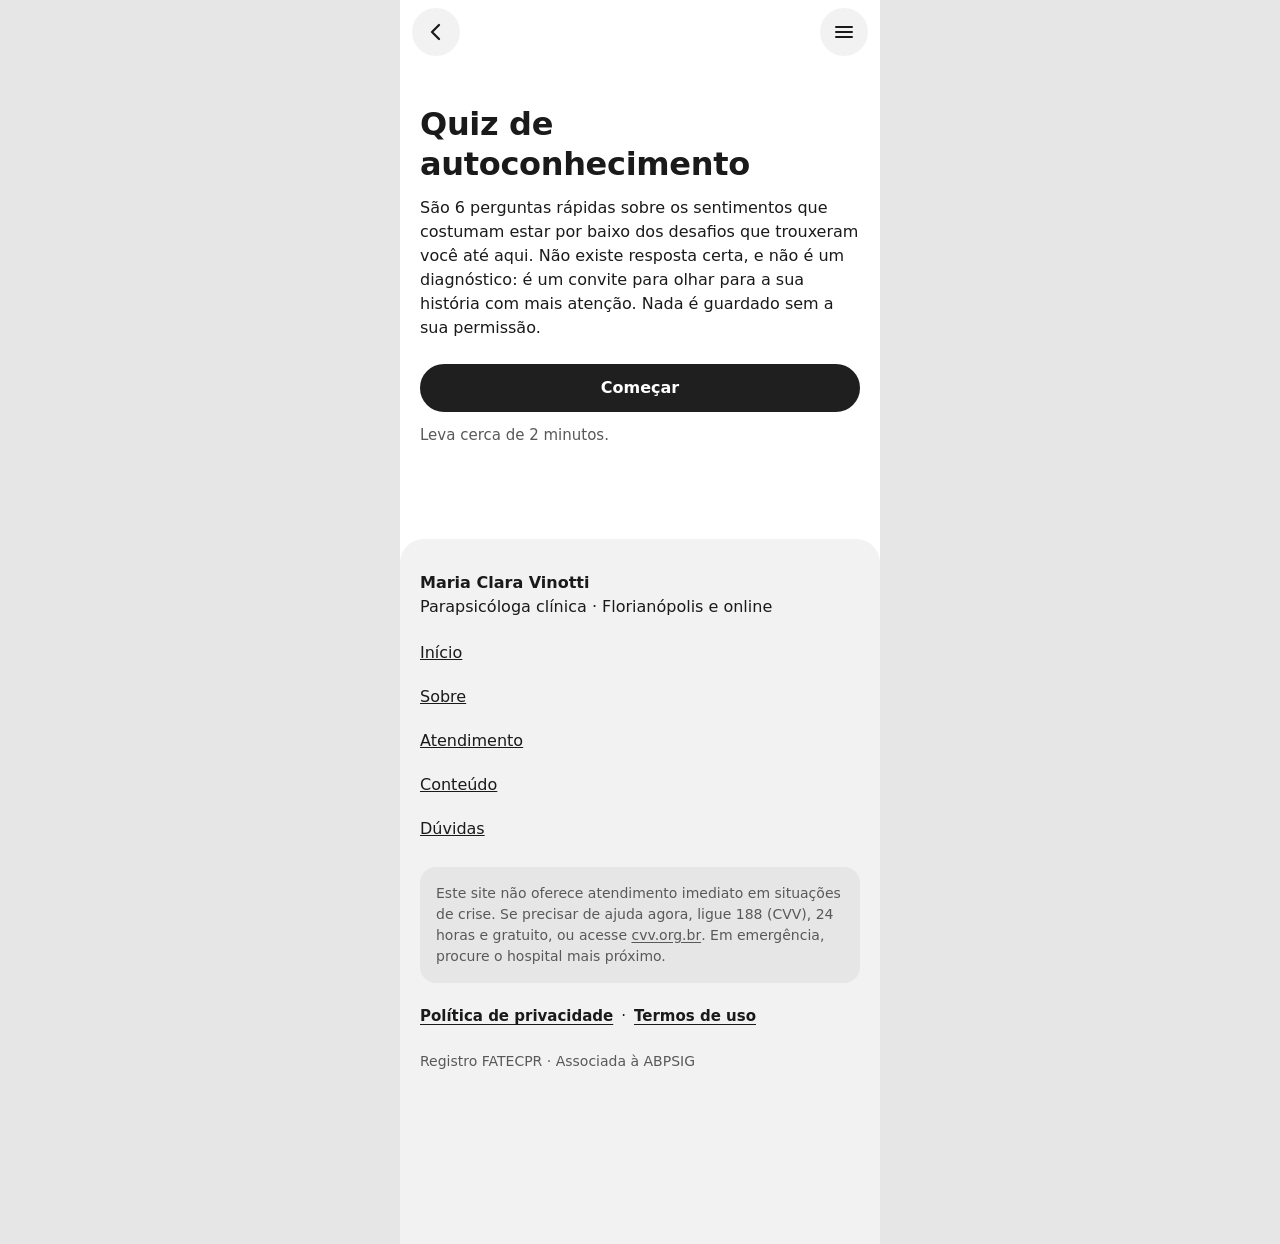
<file: site/quiz.html>
<!doctype html>
<html lang="pt-BR">
<head>
  <meta charset="utf-8">
  <meta name="viewport" content="width=device-width, initial-scale=1, viewport-fit=cover">
  <meta name="robots" content="noindex, nofollow">
  <title>Quiz de autoconhecimento · Maria Clara Vinotti (alternativa C)</title>
  <link rel="icon" href="data:,">
  <link rel="stylesheet" href="../estilo.css">
  <link rel="stylesheet" href="estilo-c.css">
</head>
<body data-pagina="quiz">
<div class="app">

  <main id="conteudo-principal">
    <section class="secao secao-baralho quiz" aria-labelledby="titulo-quiz">
      <h1 id="titulo-quiz" tabindex="-1">Quiz de autoconhecimento</h1>

      <!-- Abertura -->
      <div class="quiz-abertura" id="quiz-abertura">
        <p>São 6 perguntas rápidas sobre os sentimentos que costumam estar por baixo dos desafios que trouxeram você até aqui. Não existe resposta certa, e não é um diagnóstico: é um convite para olhar para a sua história com mais atenção. Nada é guardado sem a sua permissão.</p>
        <div class="botoes" data-acoes>
          <button type="button" class="botao botao-principal" id="quiz-comecar">Começar</button>
        </div>
        <p class="apoio">Leva cerca de 2 minutos.</p>
      </div>

      <!-- Perguntas em baralho (os cartões são montados pelo quiz-c.js) -->
      <div class="quiz-perguntas" id="quiz-perguntas" hidden>
        <p class="baralho-contador" id="quiz-contador" aria-live="polite">Pergunta 1 de 6</p>
        <form id="form-quiz" novalidate>
          <div class="baralho baralho-quiz" id="baralho-quiz">
            <!-- Último cartão: o resultado, que vira ao toque (o verso é preenchido pelo quiz-c.js) -->
            <div class="carta carta-viravel carta-resultado" data-carta id="carta-resultado">
              <button type="button" class="carta-virar" aria-labelledby="resultado-pronto" aria-expanded="false" aria-controls="resultado-verso"></button>
              <div class="carta-giro">
                <div class="carta-face carta-frente" aria-hidden="true">
                  <p class="carta-pergunta" id="resultado-pronto">Seu resultado está pronto</p>
                  <p class="carta-dica">Toque para ver</p>
                </div>
                <div class="carta-face carta-verso" id="resultado-verso" inert aria-hidden="true"></div>
              </div>
            </div>
          </div>
        </form>
        <div class="baralho-nav" data-acoes>
          <button type="button" class="botao botao-secundario" id="quiz-voltar" disabled><svg viewBox="0 0 24 24" aria-hidden="true" focusable="false"><path d="M15 5l-7 7 7 7" stroke="currentColor" stroke-width="2.25" stroke-linecap="round" stroke-linejoin="round" fill="none"/></svg><span>Voltar</span></button>
          <button type="button" class="botao botao-principal" id="quiz-proxima" disabled><span>Próxima</span><svg viewBox="0 0 24 24" aria-hidden="true" focusable="false"><path d="M9 5l7 7-7 7" stroke="currentColor" stroke-width="2.25" stroke-linecap="round" stroke-linejoin="round" fill="none"/></svg></button>
        </div>

        <!-- Depois de virar o resultado -->
        <div class="quiz-depois" id="quiz-depois" hidden>
          <p>Este quiz não é um diagnóstico. Ele é um ponto de partida para uma conversa.</p>
          <div class="botoes" data-acoes>
            <button type="button" class="botao botao-secundario" id="abrir-email" aria-expanded="false" aria-controls="area-email">Receber o resultado por e-mail</button>
            <button type="button" class="botao botao-secundario" data-aviso="whatsapp">Conversar com a Maria Clara</button>
            <a class="botao botao-principal" href="agendar.html">Agendar sessão</a>
            <button type="button" class="link link-centro" id="refazer-quiz">Refazer o quiz</button>
          </div>

          <!-- Envio do resultado por e-mail (simulado: nada é enviado nem guardado) -->
          <div class="area-email" id="area-email" hidden>
            <form class="cartao-c form-email" id="form-email" novalidate>
              <div class="campo">
                <label for="email-quiz">Seu e-mail</label>
                <input type="email" id="email-quiz" name="email" autocomplete="email" aria-describedby="erro-email-quiz">
                <p class="erro" id="erro-email-quiz"></p>
              </div>
              <div class="campo">
                <label class="caixa-selecao" for="consentimento-quiz">
                  <input type="checkbox" id="consentimento-quiz" name="consentimento" aria-describedby="erro-consentimento-quiz">
                  <span>Quero receber meu resultado neste e-mail. O e-mail é usado só para este envio e não fica guardado.</span>
                </label>
                <p class="erro" id="erro-consentimento-quiz"></p>
              </div>
              <button type="submit" class="botao botao-principal">Enviar resultado</button>
            </form>
            <p class="cartao-c email-enviado" id="email-enviado" role="status" tabindex="-1"></p>
          </div>
        </div>
      </div>
    </section>
  </main>

</div>

<script src="comum-c.js"></script>
<script src="quiz-c.js"></script>
</body>
</html>
</file>
<file: estilo.css>
/* Percurso: protótipo de teste em fidelidade baixa.
   Só cinzas neutros e uma cor escura para os botões principais. */

:root {
  --fundo: #ffffff;
  --superficie: #f2f2f2;
  --superficie-forte: #e6e6e6;
  --linha: #d4d4d4;
  --borda: #767676;      /* bordas de controles: contraste ≥ 3:1 */
  --texto: #1a1a1a;
  --texto-suave: #595959; /* ≥ 4,5:1 sobre branco e sobre --superficie */
  --escuro: #1f1f1f;      /* botões principais */
  --sobre-escuro: #ffffff;
  --foco: #1a1a1a;
  --altura-barra: 0px;    /* atualizada pelo app.js */
  --raio: 8px;
  color-scheme: light;
}

*,
*::before,
*::after {
  box-sizing: border-box;
}

html {
  -webkit-text-size-adjust: 100%;
  text-size-adjust: 100%;
}

body {
  margin: 0;
  background: var(--superficie-forte);
  color: var(--texto);
  font-family: system-ui, -apple-system, "Segoe UI", Roboto, sans-serif;
  font-size: 1rem;
  line-height: 1.5;
  -webkit-tap-highlight-color: rgba(0, 0, 0, 0.08);
}

body.menu-aberto {
  overflow: hidden;
}

[hidden] {
  display: none !important;
}

.app {
  max-width: 480px;
  min-height: 100vh;
  margin: 0 auto;
  background: var(--fundo);
  padding-bottom: calc(var(--altura-barra) + 24px);
}

h1,
h2,
h3 {
  line-height: 1.25;
  margin: 0 0 12px;
}

h1 {
  font-size: 1.75rem;
}

h2 {
  font-size: 1.375rem;
}

h3 {
  font-size: 1.125rem;
}

p {
  margin: 0 0 12px;
}

ul,
ol {
  margin: 0 0 12px;
  padding-left: 1.25rem;
}

a {
  color: inherit;
}

button,
input,
select {
  font: inherit;
  color: inherit;
}

input[type="radio"],
input[type="checkbox"] {
  accent-color: var(--escuro);
}

/* Foco visível em tudo que é interativo */
:focus-visible {
  outline: 3px solid var(--foco);
  outline-offset: 2px;
}

/* Títulos recebem foco por programa ao trocar de rota; não precisam de anel */
h1[tabindex="-1"]:focus,
h2[tabindex="-1"]:focus,
h3[tabindex="-1"]:focus {
  outline: none;
}

[id] {
  scroll-margin-top: 88px;
}

/* ---------- Blocos de página ---------- */

.bloco {
  padding: 24px 16px;
  border-bottom: 1px solid var(--linha);
}

.bloco:last-child {
  border-bottom: 0;
}

.rotulo {
  font-size: 0.875rem;
  font-weight: 600;
  text-transform: uppercase;
  letter-spacing: 0.04em;
  color: var(--texto-suave);
  margin-bottom: 4px;
}

.apoio {
  font-size: 0.9375rem;
  color: var(--texto-suave);
}

.botoes {
  display: flex;
  flex-direction: column;
  gap: 12px;
  margin: 16px 0 12px;
}

/* ---------- Botões e links ---------- */

.botao {
  display: inline-flex;
  align-items: center;
  justify-content: center;
  min-height: 48px;
  padding: 10px 20px;
  border-radius: var(--raio);
  border: 2px solid var(--escuro);
  font-weight: 600;
  text-align: center;
  text-decoration: none;
  cursor: pointer;
  width: 100%;
}

.botao-principal {
  background: var(--escuro);
  color: var(--sobre-escuro);
}

.botao-secundario {
  background: var(--fundo);
  color: var(--texto);
}

.link {
  display: inline-flex;
  align-items: center;
  min-height: 44px;
  padding: 0;
  border: 0;
  background: none;
  font-weight: 600;
  text-decoration: underline;
  text-underline-offset: 3px;
  cursor: pointer;
  text-align: left;
}

/* ---------- Cartões ---------- */

.cartoes {
  list-style: none;
  padding: 0;
  margin: 16px 0;
  display: grid;
  gap: 12px;
}

.cartao {
  background: var(--superficie);
  border: 1px solid var(--linha);
  border-radius: var(--raio);
  padding: 16px;
}

.cartao > :last-child {
  margin-bottom: 0;
}

.cartoes-numerados {
  counter-reset: cartao;
}

.cartoes-numerados > li {
  counter-increment: cartao;
  display: grid;
  grid-template-columns: 32px 1fr;
  gap: 12px;
  align-items: start;
}

.cartoes-numerados > li::before {
  content: counter(cartao);
  display: grid;
  place-items: center;
  width: 32px;
  height: 32px;
  border-radius: 50%;
  border: 2px solid var(--borda);
  font-weight: 700;
}

/* ---------- Espaços reservados (imagens e vídeos) ---------- */

.reservado {
  display: grid;
  place-items: center;
  background: var(--superficie-forte);
  border: 2px dashed var(--borda);
  border-radius: var(--raio);
  color: #3d3d3d;
  font-size: 0.875rem;
  text-align: center;
  padding: 8px;
  margin: 0 0 16px;
}

.reservado-16x9 {
  aspect-ratio: 16 / 9;
  position: relative;
}

.reservado-4x3 {
  aspect-ratio: 4 / 3;
}

.reservado-redondo {
  width: 64px;
  height: 64px;
  border-radius: 50%;
  margin: 0;
  font-size: 0.75rem;
  flex: none;
}

.botao-play {
  position: absolute;
  inset: 0;
  margin: auto;
  width: 64px;
  height: 64px;
  border-radius: 50%;
  border: 2px solid var(--escuro);
  background: var(--fundo);
  display: grid;
  place-items: center;
  cursor: pointer;
}

.botao-play svg {
  width: 24px;
  height: 24px;
  margin-left: 4px;
}

.botao-reservado {
  width: 100%;
  cursor: pointer;
  font: inherit;
  font-size: 0.875rem;
}

.perfil {
  display: flex;
  align-items: center;
  gap: 12px;
  margin-bottom: 16px;
}

.perfil p {
  margin: 0;
  line-height: 1.35;
}

/* Avaliações em rolagem horizontal */
.rolagem-horizontal {
  list-style: none;
  display: flex;
  gap: 12px;
  overflow-x: auto;
  scroll-snap-type: x mandatory;
  padding: 0 0 8px;
  margin: 0 0 8px;
}

.rolagem-horizontal > li {
  flex: 0 0 82%;
  scroll-snap-align: start;
}

/* Botões que alternam (temporadas) */
.temporadas {
  display: grid;
  grid-template-columns: repeat(3, 1fr);
  gap: 8px;
  margin: 0 0 16px;
}

.botao-alternar {
  min-height: 44px;
  padding: 8px 4px;
  background: var(--fundo);
  color: var(--texto);
  border-color: var(--borda);
  font-size: 0.9375rem;
}

.botao-alternar[aria-pressed="true"] {
  background: var(--escuro);
  border-color: var(--escuro);
  color: var(--sobre-escuro);
}

/* Lista de episódios */
.episodios {
  list-style: none;
  padding: 0;
  margin: 0;
  display: grid;
  gap: 12px;
}

.episodio {
  display: grid;
  grid-template-columns: 128px 1fr;
  gap: 12px;
  align-items: center;
  width: 100%;
  min-height: 72px;
  padding: 0;
  border: 0;
  background: none;
  text-align: left;
  cursor: pointer;
}

.episodio .reservado {
  margin: 0;
  aspect-ratio: 16 / 9;
  font-size: 0.75rem;
  line-height: 1.2;
}

.episodio-titulo {
  display: block;
  font-weight: 600;
}

.episodio-duracao {
  display: block;
  font-size: 0.9375rem;
  color: var(--texto-suave);
}

/* Acordeão */
.acordeao details {
  border-bottom: 1px solid var(--linha);
}

.acordeao details:first-child {
  border-top: 1px solid var(--linha);
}

.acordeao summary {
  display: flex;
  align-items: center;
  justify-content: space-between;
  gap: 12px;
  min-height: 56px;
  padding: 8px 0;
  font-weight: 600;
  cursor: pointer;
  list-style: none;
}

.acordeao summary::-webkit-details-marker {
  display: none;
}

.acordeao summary::after {
  content: "+";
  flex: none;
  font-size: 1.5rem;
  font-weight: 400;
  line-height: 1;
}

.acordeao details[open] summary::after {
  content: "−";
}

.resposta {
  padding: 0 0 16px;
}

/* ---------- Cabeçalho global ---------- */

.cabecalho {
  position: sticky;
  top: 0;
  z-index: 20;
  background: var(--fundo);
  border-bottom: 1px solid var(--linha);
  display: flex;
  align-items: center;
  justify-content: space-between;
  gap: 12px;
  padding: 8px 8px 8px 16px;
}

.marca {
  display: flex;
  flex-direction: column;
  justify-content: center;
  min-height: 44px;
  text-decoration: none;
  line-height: 1.2;
}

.marca-nome {
  font-weight: 700;
}

.marca-sub {
  font-size: 0.875rem;
  color: var(--texto-suave);
}

.botao-icone {
  display: grid;
  place-items: center;
  width: 48px;
  height: 48px;
  border: 0;
  border-radius: var(--raio);
  background: none;
  cursor: pointer;
  flex: none;
}

.botao-icone svg {
  width: 24px;
  height: 24px;
}

/* ---------- Menu ---------- */

.menu-fundo {
  position: fixed;
  inset: 0;
  z-index: 40;
  background: rgba(0, 0, 0, 0.45);
}

.menu {
  position: fixed;
  top: 0;
  bottom: 0;
  right: max(0px, calc((100vw - 480px) / 2));
  z-index: 50;
  width: min(320px, 85vw);
  background: var(--fundo);
  padding: 16px;
  overflow-y: auto;
  border-left: 1px solid var(--linha);
}

.menu:focus {
  outline: none;
}

.menu ul {
  list-style: none;
  padding: 0;
  margin: 0 0 16px;
}

.menu li a {
  display: flex;
  align-items: center;
  min-height: 48px;
  padding: 0 8px;
  font-size: 1.125rem;
  font-weight: 600;
  text-decoration: none;
  border-bottom: 1px solid var(--linha);
}

.menu li a[aria-current="page"] {
  text-decoration: underline;
  text-underline-offset: 4px;
}

/* ---------- Barra fixa na base ---------- */

.barra-fixa {
  position: fixed;
  left: 0;
  right: 0;
  bottom: 0;
  z-index: 30;
  max-width: 480px;
  margin: 0 auto;
  background: var(--fundo);
  border-top: 1px solid var(--linha);
  padding: 12px 16px calc(12px + env(safe-area-inset-bottom));
  display: grid;
  grid-template-columns: 1fr 1.6fr;
  gap: 12px;
}

/* ---------- Rodapé ---------- */

.rodape {
  padding: 24px 16px 8px;
  background: var(--superficie);
  border-top: 1px solid var(--linha);
}

.rodape-nome {
  font-weight: 700;
  margin-bottom: 0;
}

.rodape ul {
  list-style: none;
  padding: 0;
  margin: 12px 0 16px;
}

.rodape li a {
  display: flex;
  align-items: center;
  min-height: 44px;
}

/* Caixa destacada do CVV: não é mais usada pela A nem pela C,
   mas continua aqui porque a alternativa B (congelada) depende dela */
.caixa-cvv {
  border: 2px solid var(--escuro);
  border-radius: var(--raio);
  background: var(--fundo);
  padding: 12px 16px;
  margin: 0 0 12px;
}

.caixa-cvv p {
  margin: 0;
}

.rodape-legal {
  display: flex;
  align-items: center;
  flex-wrap: wrap;
  gap: 0 8px;
  font-size: 0.9375rem;
}

/* Aviso de crise: parágrafo discreto, fundo levemente diferente, sem borda, ícone ou destaque */
.aviso-crise {
  margin: 0 0 12px;
  padding: 12px 16px;
  border-radius: var(--raio);
  background: var(--superficie-forte);
  color: var(--texto-suave); /* 5,6:1 sobre --superficie-forte */
  font-size: 0.875rem;
  line-height: 1.5;
}

/* Botão dentro do texto: mantém a linha, mas a área de toque chega a 44 px */
.link-inline {
  position: relative;
  display: inline;
  padding: 0;
  border: 0;
  background: none;
  font: inherit;
  color: inherit;
  text-decoration: underline;
  text-underline-offset: 2px;
  cursor: pointer;
}

.link-inline::after {
  content: "";
  position: absolute;
  left: -4px;
  right: -4px;
  top: 50%;
  height: 44px;
  transform: translateY(-50%);
}

.rodape-registro {
  font-size: 0.875rem;
  color: var(--texto-suave);
}

/* No agendamento, o rodapé fica curto: só o aviso do CVV e a linha legal */
.rodape-curto .rodape-completo {
  display: none;
}

.rodape-curto {
  padding-top: 16px;
}

/* ---------- Fluxo de agendamento ---------- */

.cabecalho-fluxo {
  display: block;
  padding: 8px 16px 12px 8px;
}

.fluxo-topo {
  display: flex;
  align-items: center;
  gap: 4px;
}

.titulo-fluxo {
  margin: 0;
  font-size: 1.25rem;
  font-weight: 700;
  line-height: 1.25;
}

#titulo-fluxo-texto {
  display: flex;
  align-items: center;
  min-height: 48px;
  margin-left: 8px;
}

.passo-texto {
  margin: 4px 0 8px 8px;
  font-size: 0.9375rem;
  color: var(--texto-suave);
}

.progresso {
  height: 8px;
  margin-left: 8px;
  border-radius: 4px;
  background: var(--linha);
  overflow: hidden;
}

.progresso-barra {
  height: 100%;
  width: 33%;
  background: var(--escuro);
}

fieldset {
  border: 0;
  margin: 0 0 20px;
  padding: 0;
  min-width: 0;
}

legend,
.campo > label {
  display: block;
  padding: 0;
  margin-bottom: 8px;
  font-size: 1.0625rem;
  font-weight: 700;
}

.cartao-radio {
  display: flex;
  align-items: center;
  gap: 12px;
  min-height: 64px;
  padding: 12px 16px;
  margin-bottom: 8px;
  border: 2px solid var(--borda);
  border-radius: var(--raio);
  cursor: pointer;
}

.cartao-radio:has(input:checked) {
  border-color: var(--escuro);
  background: var(--superficie);
  box-shadow: inset 0 0 0 1px var(--escuro);
}

.cartao-radio input {
  width: 22px;
  height: 22px;
  margin: 0;
  flex: none;
}

.opcao-apoio {
  display: block;
  font-size: 0.9375rem;
  color: var(--texto-suave);
}

.campo {
  margin-bottom: 20px;
}

.campo:last-child {
  margin-bottom: 0;
}

select,
input[type="text"],
input[type="email"],
input[type="tel"] {
  display: block;
  width: 100%;
  min-height: 48px;
  padding: 10px 12px;
  border: 2px solid var(--borda);
  border-radius: var(--raio);
  background-color: var(--fundo);
}

select {
  -webkit-appearance: none;
  appearance: none;
  padding-right: 40px;
  background-image: url("data:image/svg+xml,%3Csvg xmlns='http://www.w3.org/2000/svg' viewBox='0 0 24 24'%3E%3Cpath d='M6 9l6 6 6-6' stroke='%231a1a1a' stroke-width='2.25' fill='none' stroke-linecap='round' stroke-linejoin='round'/%3E%3C/svg%3E");
  background-repeat: no-repeat;
  background-position: right 12px center;
  background-size: 20px;
}

[aria-invalid="true"] {
  border-color: var(--escuro) !important;
  border-width: 3px !important;
}

.erro {
  margin: 6px 0 0;
  padding-left: 8px;
  border-left: 4px solid var(--escuro);
  font-weight: 600;
}

.erro:empty {
  margin: 0;
  padding: 0;
  border: 0;
}

/* Calendário */
.calendario-topo {
  display: flex;
  align-items: center;
  justify-content: space-between;
  gap: 8px;
  margin-bottom: 8px;
}

.mes-nome {
  margin: 0;
  font-size: 1.125rem;
  font-weight: 700;
}

.botao-mes {
  border: 2px solid var(--borda);
}

.botao-mes:disabled {
  border-color: var(--linha);
  color: #9e9e9e;
  cursor: default;
}

.calendario {
  width: 100%;
  table-layout: fixed;
  border-collapse: separate;
  border-spacing: 3px 4px;
  margin: 0 0 12px;
}

.calendario th {
  padding: 4px 0;
  font-size: 0.875rem;
  font-weight: 600;
  color: var(--texto-suave);
}

.calendario abbr {
  text-decoration: none;
}

.calendario td {
  padding: 0;
  text-align: center;
  height: 44px;
}

.dia {
  width: 100%;
  height: 44px;
  padding: 0;
  border: 2px solid var(--borda);
  border-radius: var(--raio);
  background: var(--fundo);
  font-weight: 600;
  cursor: pointer;
}

.dia[aria-pressed="true"],
.horario[aria-pressed="true"] {
  background: var(--escuro);
  border-color: var(--escuro);
  color: var(--sobre-escuro);
}

.dia-indisponivel {
  color: #6b6b6b;
}

.area-horarios {
  margin-top: 20px;
  scroll-margin-bottom: calc(var(--altura-barra) + 16px);
}

.grade-horarios {
  display: grid;
  grid-template-columns: repeat(3, 1fr);
  gap: 8px;
  margin-bottom: 12px;
}

.horario {
  min-height: 48px;
  border: 2px solid var(--borda);
  border-radius: var(--raio);
  background: var(--fundo);
  font-weight: 600;
  cursor: pointer;
}

/* Passos 2 e 3 */
.resumo-linha1 {
  font-weight: 700;
  margin-bottom: 4px;
}

.resumo .apoio {
  margin-bottom: 4px;
}

.campo-apoio {
  margin: -4px 0 8px;
}

.campo > .caixa-selecao {
  display: flex;
  margin-bottom: 0;
  font-size: 1rem;
  font-weight: 400;
}

.caixa-selecao {
  display: flex;
  align-items: flex-start;
  gap: 12px;
  min-height: 44px;
  padding: 4px 0;
  cursor: pointer;
}

.caixa-selecao input {
  width: 24px;
  height: 24px;
  margin: 2px 0 0;
  flex: none;
}

.icone-ok {
  display: grid;
  place-items: center;
  width: 64px;
  height: 64px;
  margin-bottom: 16px;
  border-radius: 50%;
  border: 3px solid var(--escuro);
  font-size: 2rem;
  font-weight: 700;
  line-height: 1;
}

/* Rodapé fixo do passo 1 */
.rodape-passo {
  position: fixed;
  left: 0;
  right: 0;
  bottom: 0;
  z-index: 30;
  max-width: 480px;
  margin: 0 auto;
  display: grid;
  gap: 4px;
  padding: 12px 16px calc(8px + env(safe-area-inset-bottom));
  background: var(--fundo);
  border-top: 1px solid var(--linha);
}

.rodape-passo .erro {
  margin: 0 0 6px;
}

.rodape-passo .erro:empty {
  margin: 0;
}

.rodape-passo .link {
  justify-self: center;
}

/* ---------- Aviso temporário ---------- */

.aviso {
  position: fixed;
  left: 16px;
  right: 16px;
  bottom: calc(var(--altura-barra) + 12px);
  z-index: 60;
  max-width: 448px;
  margin: 0 auto;
  background: var(--escuro);
  color: var(--sobre-escuro);
  border-radius: var(--raio);
  padding: 12px 16px;
  text-align: center;
}

.aviso:empty {
  padding: 0;
  background: none;
}

/* Avaliações do Google (A e C): o texto para em 5 linhas, com reticências;
   a avaliação completa fica no perfil ("Ver todas no Google").
   Classe própria, para não mudar a aparência da B. */
.avaliacao-texto {
  display: -webkit-box;
  -webkit-box-orient: vertical;
  -webkit-line-clamp: 5;
  line-clamp: 5;
  overflow: hidden;
}
</file>
<file: alternativa-b/estilo-b.css>
/* Alternativa B: só o que muda em relação a ../estilo.css.
   Mesmas regras visuais: tons de cinza, uma cor escura, system-ui, sem animações. */

:root {
  /* espaço no fim da página para o botão flutuante de WhatsApp */
  --altura-barra: 88px;
  /* altura do cabeçalho fixo (botão de 48 px + 8 px em cima e embaixo) */
  --altura-cabecalho: 64px;
  /* os blocos de tela cheia "encaixam" na rolagem, sem prender o resto da página */
  scroll-snap-type: y proximity;
  scroll-padding-top: var(--altura-cabecalho);
}

/* ---------- Blocos com a altura da tela do celular ---------- */

.tela-cheia {
  display: flex;
  flex-direction: column;
  min-height: calc(100vh - var(--altura-cabecalho));
  min-height: calc(100svh - var(--altura-cabecalho));
  /* deixa livre a faixa do botão flutuante de WhatsApp */
  padding-bottom: 88px;
  scroll-snap-align: start;
  /* anula a margem de rolagem das âncoras da A ([id] em ../estilo.css); o cabeçalho já entra no scroll-padding */
  scroll-margin-top: 0;
}

.so-leitor {
  position: absolute;
  width: 1px;
  height: 1px;
  margin: -1px;
  padding: 0;
  overflow: hidden;
  clip: rect(0 0 0 0);
  white-space: nowrap;
  border: 0;
}

/* ---------- Cabeçalho só com o menu ---------- */

.cabecalho-b {
  justify-content: flex-end;
  border-bottom: 0;
}

/* ---------- Abertura ---------- */

.abertura-b {
  padding-top: 8px;
}

/* o botão "Agendar uma sessão" fica ancorado na base do primeiro bloco */
.abertura-b > .botao-pilula {
  margin-top: auto;
}

.hero-grade {
  display: grid;
  grid-template-columns: 1fr 136px;
  gap: 16px;
  align-items: start;
}

.hero-nome {
  font-size: 2.5rem;
  line-height: 1.05;
  margin: 0 0 8px;
}

.hero-profissao {
  font-size: 0.875rem;
  font-weight: 600;
  text-transform: uppercase;
  letter-spacing: 0.06em;
  color: var(--texto-suave);
  margin-bottom: 16px;
}

.hero-frase {
  font-size: 1.0625rem;
  margin: 0;
}

.hero-foto {
  aspect-ratio: 2 / 3;
  margin: 0;
}

/* Cards em rolagem horizontal, o terceiro aparece cortado de propósito */
.cards-tema {
  list-style: none;
  display: flex;
  gap: 12px;
  overflow-x: auto;
  scroll-snap-type: x mandatory;
  scroll-padding-left: 16px;
  margin: 24px -16px 20px;
  padding: 0 16px 8px;
}

.cards-tema > li {
  flex: 0 0 40%;
  scroll-snap-align: start;
}

.card-tema {
  display: flex;
  align-items: flex-start;
  width: 100%;
  height: 100%;
  min-height: 168px;
  padding: 16px;
  border: 2px solid var(--borda);
  border-radius: 12px;
  background: var(--superficie);
  font: inherit;
  font-size: 1.0625rem;
  font-weight: 700;
  line-height: 1.3;
  text-align: left;
  color: var(--texto);
  cursor: pointer;
}

.botao-pilula {
  border-radius: 999px;
}

/* ---------- Como você se sente hoje? ---------- */

.humor h2 {
  margin-bottom: 4px;
}

.mostrador {
  position: relative;
  height: 252px;
  margin: 0;
  padding: 0;
  border: 0;
}

/* largura e altura vêm do app-b.js (100% não funciona dentro de fieldset em layout flex) */
.mostrador-arco {
  position: absolute;
  top: 0;
  left: 0;
  overflow: visible;
}

.mostrador-arco .marca-arco {
  stroke: var(--borda);
  stroke-width: 2;
  stroke-linecap: round;
}

.mostrador-arco .ponteiro {
  stroke: var(--escuro);
  stroke-width: 4;
  stroke-linecap: round;
}

.mostrador-arco .ponteiro-vazio {
  stroke: var(--linha);
}

.mostrador-arco .centro {
  fill: var(--escuro);
}

.emocao {
  position: absolute;
  display: grid;
  place-items: center;
  width: 48px;
  height: 48px;
  margin: -24px 0 0 -24px; /* centraliza no ponto calculado */
  border-radius: 50%;
  color: var(--texto);
  background: var(--fundo);
  cursor: pointer;
}

.emocao input {
  position: absolute;
  opacity: 0;
  width: 100%;
  height: 100%;
  margin: 0;
  cursor: pointer;
}

.emocao svg {
  width: 32px;
  height: 32px;
  pointer-events: none;
}

.emocao:has(input:checked) {
  width: 56px;
  height: 56px;
  margin: -28px 0 0 -28px;
  background: var(--escuro);
  color: var(--sobre-escuro);
}

.emocao:has(input:checked) svg {
  width: 38px;
  height: 38px;
}

.emocao:has(input:focus-visible) {
  outline: 3px solid var(--foco);
  outline-offset: 2px;
}

.emocao-escolhida {
  position: absolute;
  margin: 0;
  transform: translateX(-50%);
  white-space: nowrap;
  font-size: 0.9375rem;
  font-weight: 700;
}

.emocao-escolhida:not(:empty) {
  padding: 2px 12px;
  border: 2px solid var(--escuro);
  border-radius: 999px;
  background: var(--fundo);
}

/* ---------- Teste de perfil ---------- */

.humor {
  justify-content: center;
}

.confirmacao {
  display: flex;
  justify-content: center;
  min-height: 56px;
  margin-top: 16px;
}

.botao-continuar {
  width: auto;
  gap: 8px;
  padding-left: 28px;
  padding-right: 20px;
}

.botao-continuar svg {
  width: 22px;
  height: 22px;
}

.teste-perfil {
  justify-content: center;
  text-align: center;
}

.teste-perfil h2 {
  font-size: 1.5rem;
}

.teste-perfil .botao {
  margin: 8px 0 4px;
}

.sobre-teste summary {
  display: inline-flex;
  align-items: center;
  min-height: 44px;
  font-weight: 600;
  text-decoration: underline;
  text-underline-offset: 3px;
  cursor: pointer;
  list-style: none;
}

.sobre-teste summary::-webkit-details-marker {
  display: none;
}

.sobre-teste p {
  margin-top: 8px;
}

/* ---------- Links que viram botões (páginas da B ainda não criadas) ---------- */

.menu li button {
  display: flex;
  align-items: center;
  width: 100%;
  min-height: 48px;
  padding: 0 8px;
  border: 0;
  border-bottom: 1px solid var(--linha);
  background: none;
  font: inherit;
  font-size: 1.125rem;
  font-weight: 600;
  text-align: left;
  color: var(--texto);
  cursor: pointer;
}

.link-rodape {
  display: flex;
  align-items: center;
  min-height: 44px;
  padding: 0;
  border: 0;
  background: none;
  font: inherit;
  color: var(--texto);
  text-decoration: underline;
  cursor: pointer;
}

/* ---------- Botão flutuante de WhatsApp ---------- */

.whatsapp-flutuante {
  position: fixed;
  right: max(16px, calc((100vw - 480px) / 2 + 16px));
  bottom: calc(16px + env(safe-area-inset-bottom));
  z-index: 30;
  display: grid;
  place-items: center;
  width: 56px;
  height: 56px;
  border: 2px solid var(--fundo);
  border-radius: 50%;
  background: var(--escuro);
  color: var(--sobre-escuro);
  box-shadow: 0 2px 8px rgba(0, 0, 0, 0.25);
  cursor: pointer;
}

.whatsapp-flutuante svg {
  width: 28px;
  height: 28px;
}
</file>
<file: alternativa-c/estilo-c.css>
/* Alternativa C: só o que muda em relação a ../estilo.css.
   Estrutura da referência de cartões: cantos bem arredondados, pílulas, botões redondos,
   cartões empilhados, barra flutuante e respiro generoso.
   Continua em fidelidade baixa: tons de cinza, uma cor escura, fontes do sistema.

   Ordem do arquivo: 1. tokens e base · 2. componentes comuns · 3. moldura da página
   (cabeçalho, menu, rodapé, barra) · 4. Início, na ordem das seções · 5. baralho · 6. quiz */

/* ================= 1. Tokens e base ================= */

:root {
  --raio: 16px;                   /* controles e blocos internos (na A são 8 px) */
  --raio-cartao: 24px;            /* cartões, seções em cartão e baralhos */
  --fonte-titulo-secao: 1.5rem;   /* h2 das seções e h1 do topo (24 px); h1 das demais páginas: 32 px */
  --fonte-titulo-cartao: 1.375rem; /* títulos dentro dos cartões: pergunta e resultado */
  --altura-cabecalho: 64px;       /* botão de 48 px + 8 px em cima e embaixo */
  --altura-barra: 88px;           /* espaço no fim da página para a barra em pílula */
  --sombra-flutuante: 0 8px 28px rgba(0, 0, 0, 0.18); /* só no que flutua: barra e voltar ao topo */
  --curva-suave: cubic-bezier(0.4, 0, 0.2, 1);   /* giro dos cartões */
  --curva-troca: cubic-bezier(0.65, 0, 0.35, 1); /* troca de cartão: começa e termina devagar */
  --duracao-troca: 650ms;                         /* igual a DURACAO_TROCA em comum-c.js */
  /* Hierarquia tonal do baralho: quanto mais ao fundo, mais escuro o cartão */
  --tom-carta-frente: #f2f2f2;
  --tom-carta-atras-1: #e0e0e0;
  --tom-carta-atras-2: #cbcbcb;
  --serifa: ui-serif, Georgia, "Times New Roman", serif; /* só no nome e na profissão do topo */
  /* sem encaixe na rolagem: ele brigaria com a imagem parada do topo */
  scroll-padding-top: var(--altura-cabecalho);
}

.so-leitor {
  position: absolute;
  width: 1px;
  height: 1px;
  margin: -1px;
  padding: 0;
  overflow: hidden;
  clip: rect(0 0 0 0);
  white-space: nowrap;
  border: 0;
}

/* O espaço para a barra em pílula fica dentro do rodapé (ver .rodape-c) */
.app {
  padding-bottom: 0;
}

/* ================= 2. Componentes comuns ================= */

/* Botões com texto: sempre em pílula */
.botao {
  border-radius: 999px;
}

.botao-secundario {
  border-color: var(--borda);
}

/* Botões só de ícone: redondos, 48 px (menu, Voltar, WhatsApp do topo) */
.botao-redondo {
  border-radius: 50%;
  background: var(--superficie);
  color: var(--texto);
  text-decoration: none;
}

/* Variante com contorno, para ficar legível sobre a imagem do topo */
.botao-redondo-contorno {
  border: 2px solid var(--borda);
  background: var(--fundo);
}

.link-centro {
  justify-self: center;
  align-self: center;
}

/* Cartão de conteúdo e lista de cartões */
.cartao-c {
  padding: 20px;
  border-radius: var(--raio-cartao);
  background: var(--superficie);
}

.cartao-c > :last-child {
  margin-bottom: 0;
}

.cartao-c .link {
  margin-top: 4px;
}

.lista-c {
  list-style: none;
  display: grid;
  gap: 12px;
  margin: 16px 0;
  padding: 0;
}

/* "O que é o quiz?" e outros details que abrem um parágrafo */
.detalhe-c summary {
  display: inline-flex;
  align-items: center;
  min-height: 44px;
  font-weight: 600;
  text-decoration: underline;
  text-underline-offset: 3px;
  cursor: pointer;
  list-style: none;
}

.detalhe-c summary::-webkit-details-marker {
  display: none;
}

.detalhe-c p {
  margin: 4px 0 0;
}

/* ================= 3. Moldura da página ================= */

/* ---------- Cabeçalho ---------- */

.cabecalho-c {
  justify-content: flex-end;
  min-height: var(--altura-cabecalho);
  padding: 8px 12px;
  border-bottom: 0;
}

.cabecalho-voltar {
  justify-content: space-between;
}

/* ---------- Menu ---------- */

.menu-c {
  border-radius: var(--raio-cartao) 0 0 var(--raio-cartao);
  border-left: 0;
}

/* ---------- Rodapé ---------- */

.rodape-c {
  margin-top: 40px;
  /* espaço no fim para a barra em pílula e o botão de voltar ao topo */
  padding: 32px 20px calc(var(--altura-barra) + 72px);
  border-top: 0;
  border-radius: var(--raio-cartao) var(--raio-cartao) 0 0;
}

.rodape-c .aviso-crise {
  padding: 16px;
  border-radius: var(--raio);
}

.rodape-c li a[aria-current="page"] {
  font-weight: 600;
}

/* ---------- Barra flutuante em pílula ---------- */

.barra-pilula {
  position: fixed;
  left: 50%;
  bottom: calc(16px + env(safe-area-inset-bottom));
  z-index: 30;
  display: grid;
  grid-template-columns: 1fr 1.5fr;
  gap: 8px;
  width: min(calc(100% - 32px), 448px);
  padding: 8px;
  border-radius: 999px;
  background: var(--fundo);
  box-shadow: 0 0 0 1px var(--linha), var(--sombra-flutuante);
  transform: translateX(-50%);
  opacity: 0;
  visibility: hidden;
  transition: opacity 200ms ease, visibility 0s linear 200ms;
}

.barra-pilula.visivel {
  opacity: 1;
  visibility: visible;
  transition: opacity 200ms ease, visibility 0s;
}

/* ---------- Voltar ao topo: redondo, à direita, acima da barra em pílula ---------- */

.botao-topo {
  position: fixed;
  right: max(16px, calc((100vw - 480px) / 2 + 16px));
  bottom: calc(16px + 64px + 12px + env(safe-area-inset-bottom));
  z-index: 30;
  box-shadow: var(--sombra-flutuante);
  opacity: 0;
  visibility: hidden;
  transition: opacity 200ms ease, visibility 0s linear 200ms;
}

.botao-topo.visivel {
  opacity: 1;
  visibility: visible;
  transition: opacity 200ms ease, visibility 0s;
}

/* ================= 4. Início, na ordem das seções ================= */

.secao {
  padding: 40px 20px 0;
}

.secao h2 {
  font-size: var(--fonte-titulo-secao);
  letter-spacing: -0.01em;
}

/* Título das páginas internas e do quiz (o Início usa o topo) */
.secao h1 {
  font-size: 2rem;
  letter-spacing: -0.01em;
}

/* Âncoras (#presencial, #etapas): o cabeçalho já entra no scroll-padding */
[id] {
  scroll-margin-top: 16px;
}

main > .secao:last-child {
  padding-bottom: 40px;
}

.secao .reservado {
  border-radius: var(--raio-cartao);
}

/* ---------- 1. Topo em tela cheia ---------- */

/* Topo: a primeira tela, com o quadro de texto e a ação na base, por cima da imagem */
.topo {
  position: relative;
  display: flex;
  flex-direction: column;
  justify-content: flex-end;
  min-height: calc(100vh - var(--altura-cabecalho));
  min-height: calc(100svh - var(--altura-cabecalho));
  padding: 0 12px 12px;
  scroll-margin-top: 0;
}

/* Quadro arredondado da imagem: ocupa o topo inteiro e rola junto com o texto */
.topo-moldura {
  position: absolute;
  top: 0;
  right: 12px;
  bottom: 12px;
  left: 12px;
  overflow: hidden;
  border-radius: var(--raio-cartao);
  background: var(--superficie-forte); /* enquanto a imagem carrega */
}

/* Imagem da identidade visual (tons de cinza): altura da primeira tela; o busto fica na
   faixa de cima, acima do quadro de texto. */
.topo-imagem {
  display: block;
  width: 100%;
  height: calc(100vh - var(--altura-cabecalho) - 12px);
  height: calc(100svh - var(--altura-cabecalho) - 12px);
  object-fit: cover;
  object-position: center top;
}

/* Quadro de texto e ação */
.topo-conteudo {
  position: relative;
  display: grid;
  gap: 12px;
  padding: 12px;
}

/* Fundo claro semitransparente sobre a imagem: garante contraste AA */
.topo-texto {
  padding: 20px;
  border-radius: var(--raio);
  background: rgba(255, 255, 255, 0.9);
}

.topo-nome {
  margin: 0 0 4px;
  font-family: var(--serifa);
  font-size: 2.5rem;
  font-weight: 700;
  line-height: 1.05;
  letter-spacing: -0.01em;
}

.topo-profissao {
  margin: 0 0 20px;
  font-family: var(--serifa);
  font-size: 1.25rem;
  font-style: italic;
  color: var(--texto-suave);
}

.topo-titulo {
  margin: 0 0 8px;
  font-size: var(--fonte-titulo-secao);
  line-height: 1.2;
  letter-spacing: -0.01em;
}

.topo-apoio {
  margin: 0;
}

/* Ações lado a lado: pílula principal + botão redondo do WhatsApp */
.topo-acoes {
  display: flex;
  align-items: center;
  gap: 12px;
}

.topo-acoes .botao {
  flex: 1;
  width: auto;
}

/* Animação de entrada (marcação de intenção): fade de 400 ms, em sequência, uma vez */
@keyframes surgir {
  from { opacity: 0; }
  to { opacity: 1; }
}

/* ---------- 2. Com o que você está chegando hoje? ---------- */

.chips {
  display: flex;
  flex-wrap: wrap;
  gap: 8px;
  margin: 16px 0 0;
}

/* Chip: rádio nativo escondido sob o rótulo (sentimentos) ou botão com aria-pressed
   (temporadas). O rádio continua recebendo toque, setas e leitor de tela. */
.chip {
  position: relative;
  display: inline-flex;
  align-items: center;
  min-height: 44px;
  padding: 8px 18px;
  border: 2px solid var(--borda);
  border-radius: 999px;
  background: var(--fundo);
  font: inherit;
  font-weight: 600;
  color: var(--texto);
  cursor: pointer;
}

.chip input {
  position: absolute;
  inset: 0;
  width: 100%;
  height: 100%;
  margin: 0;
  opacity: 0;
  cursor: pointer;
}

.chip[aria-pressed="true"],
.chip:has(input:checked) {
  border-color: var(--escuro);
  background: var(--escuro);
  color: var(--sobre-escuro);
}

.chip:has(input:focus-visible) {
  outline: 3px solid var(--foco);
  outline-offset: 2px;
}

.resposta-sentimento:not(:empty) {
  margin-top: 16px;
}

.resposta-cvv {
  font-size: 0.875rem;
  color: var(--texto-suave);
}

.resposta-acoes {
  display: flex;
  flex-direction: column;
  align-items: flex-start;
}

/* ---------- 3. Flash cards (o baralho em si está na parte 5) ---------- */

/* Recorta o cartão que sai para os lados sem criar rolagem lateral.
   Sem margem de rolagem extra: o cabeçalho já entra no scroll-padding ("Ver como funciona"). */
.secao-baralho {
  overflow-x: clip;
  scroll-margin-top: 0;
}

/* ---------- 4. Convite para o quiz ---------- */

.convite-quiz .botao {
  margin: 4px 0;
}

/* ---------- 5 a 9. Seções mantidas da B ---------- */

/* Vídeo do canal: capa cinza com play; ao tocar, o player ocupa a caixa */
.video-c.video-carregado {
  padding: 0;
  border: 0;
  overflow: hidden;
  background: var(--escuro);
}

.video-c + .titulo-video {
  margin-top: -4px;
}

/* Convite antes de "Inscreva-se no canal": fica junto do botão */
.convite-canal {
  margin: 16px 0 0;
}

.convite-canal + .botoes {
  margin-top: 12px;
}

.video-c iframe {
  position: absolute;
  inset: 0;
  width: 100%;
  height: 100%;
  border: 0;
}

/* Avaliações: rolagem de ponta a ponta, com respiro nas laterais */
.rolagem-c {
  margin: 16px -20px 8px;
  padding: 0 20px 8px;
  scroll-padding-left: 20px;
}

.rolagem-c > li {
  flex-basis: 82%;
}

.cartao-destaque .botoes {
  margin-bottom: 0;
}

/* ================= 4b. Páginas internas (Sobre, Atendimento, Conteúdo, Dúvidas) ================= */

/* Lista numerada em cartões: o número fica num círculo (como sessões e 8 etapas) */
.lista-numerada {
  counter-reset: item;
}

.lista-numerada > li {
  counter-increment: item;
  display: grid;
  grid-template-columns: 32px 1fr;
  gap: 12px;
  align-items: start;
}

.lista-numerada > li::before {
  content: counter(item);
  display: grid;
  place-items: center;
  width: 32px;
  height: 32px;
  border-radius: 50%;
  background: var(--fundo);
  font-weight: 700;
}

.cartao-c .reservado {
  margin: 12px 0;
}

.cartao-c .botao {
  margin-top: 4px;
}

/* Conteúdo: temporadas em chips e episódios em linhas */
.chips-temporadas {
  margin: 0 0 16px;
}

.episodios-c {
  gap: 4px;
}

.episodios-c .episodio {
  grid-template-columns: 112px 1fr;
  min-height: 80px;
  padding: 8px;
  border-radius: var(--raio-cartao);
}

.episodios-c .episodio:hover {
  background: var(--superficie);
}

.episodios-c .reservado {
  border-radius: var(--raio);
}

/* Dúvidas: cada pergunta num cartão que abre */
.acordeao-c {
  display: grid;
  gap: 12px;
}

.acordeao-c details {
  border-radius: var(--raio-cartao);
  background: var(--superficie);
}

.acordeao-c summary {
  display: flex;
  align-items: center;
  justify-content: space-between;
  gap: 12px;
  min-height: 56px;
  padding: 12px 16px 12px 20px;
  font-weight: 600;
  cursor: pointer;
  list-style: none;
}

.acordeao-c summary::-webkit-details-marker {
  display: none;
}

/* + / − num círculo, como os botões redondos */
.acordeao-c summary::after {
  content: "+";
  display: grid;
  place-items: center;
  flex: none;
  width: 32px;
  height: 32px;
  border-radius: 50%;
  background: var(--fundo);
  font-size: 1.25rem;
  font-weight: 400;
  line-height: 1;
}

.acordeao-c details[open] summary::after {
  content: "−";
}

.acordeao-c .resposta {
  padding: 0 20px 20px;
}

.acordeao-c .resposta > :last-child {
  margin-bottom: 0;
}

/* ================= 4c. Agendamento (agendar.html) ================= */

.cabecalho-fluxo-c {
  border-bottom: 0;
  padding: 8px 20px 12px 12px;
}

.cabecalho-fluxo-c .fluxo-topo {
  gap: 8px;
}

.cabecalho-fluxo-c .progresso,
.cabecalho-fluxo-c .progresso-barra {
  border-radius: 999px;
}

.passo .secao:first-child {
  padding-top: 24px;
}

/* Opções (modalidade) no mesmo estilo das opções do quiz */
.passo .cartao-radio {
  background: var(--fundo);
}

.calendario-c .calendario {
  margin-bottom: 8px;
}

.calendario-c .apoio {
  margin-bottom: 0;
}

/* Dias e horários em pílula, como os chips */
.passo .dia,
.passo .horario {
  border-radius: 999px;
}

.passo .area-horarios {
  margin-top: 24px;
}

.passo .area-horarios h2 {
  font-size: var(--fonte-titulo-cartao);
}

/* Bloco do passo 1: flutua na base, com cantos arredondados, como a barra em pílula */
.rodape-passo-c {
  left: 16px;
  right: 16px;
  bottom: calc(16px + env(safe-area-inset-bottom));
  max-width: 448px;
  padding: 12px 16px 8px;
  border-top: 0;
  border-radius: var(--raio-cartao);
  box-shadow: 0 0 0 1px var(--linha), var(--sombra-flutuante);
}

.resumo .link {
  margin-top: 0;
}

/* ================= 5. Baralho de cartões (flash cards e quiz) ================= */

.baralho-contador {
  margin: 4px 0 12px;
  font-size: 0.9375rem;
  font-weight: 600;
  color: var(--texto-suave);
}

/* Todos os cartões ocupam a mesma célula: a altura é a do cartão mais alto */
.baralho {
  display: grid;
  margin: 0 0 40px; /* espaço para os cartões de trás, que aparecem embaixo */
}

.baralho-deslizar {
  touch-action: pan-y; /* rolagem vertical continua; o deslize lateral fica com o baralho */
}

.carta {
  position: relative;
  grid-area: 1 / 1;
  display: grid;
  perspective: 1200px;
  transform-origin: 50% 100%;
  transition: transform var(--duracao-troca) var(--curva-troca), opacity var(--duracao-troca) var(--curva-troca);
}

/* Ao chegar à frente (inclusive voltando pelo lado), aparece logo */
.carta[data-pos="0"] {
  z-index: 4;
  transition: transform var(--duracao-troca) var(--curva-troca), opacity 400ms ease-out;
}

/* Cartões de trás: alinhados no centro, mais estreitos e um pouco abaixo */
.carta[data-pos="1"] {
  z-index: 3;
  transform: translateY(16px) scale(0.94);
}

.carta[data-pos="2"] {
  z-index: 2;
  transform: translateY(32px) scale(0.88);
}

.carta[data-pos="atras"] {
  z-index: 1;
  opacity: 0;
  transform: translateY(32px) scale(0.88);
}

/* Cartão que já passou ("Próximo", seta da direita): desliza para fora pela direita,
   girando de leve, e some só no fim */
.carta[data-pos="saiu"] {
  z-index: 5;
  opacity: 0;
  transform: translateX(112%) rotate(6deg);
  pointer-events: none;
  transition: transform var(--duracao-troca) var(--curva-troca), opacity var(--duracao-troca) ease-in;
}

/* "Anterior" (seta da esquerda): espelho do "Próximo". O cartão da frente vai para a esquerda e
   volta para trás da pilha; o anterior sobe da pilha para a frente, sem
   atravessar a tela. Na primeira metade, o que sai fica por cima. */
@keyframes carta-para-tras {
  0% {
    transform: none;
    z-index: 6;
  }
  50% {
    transform: translateX(-70%) rotate(-6deg);
    z-index: 6;
  }
  51% {
    z-index: 1;
  }
  100% {
    transform: translateY(16px) scale(0.94);
    z-index: 1;
  }
}

@keyframes carta-volta-da-pilha {
  0%,
  35% {
    transform: translateY(16px) scale(0.94);
    opacity: 1;
  }
  100% {
    transform: none;
    opacity: 1;
  }
}

.carta.indo-para-tras {
  animation: carta-para-tras var(--duracao-troca) var(--curva-troca);
}

.carta.voltando-da-pilha {
  animation: carta-volta-da-pilha var(--duracao-troca) var(--curva-troca);
}

.baralho .carta.indo-para-tras .carta-face {
  background: var(--tom-carta-frente);
}

.baralho .carta.indo-para-tras .carta-face > * {
  opacity: 1;
}

.carta-giro {
  position: relative;
  z-index: 2;
  display: grid;
  transform-style: preserve-3d;
  transition: transform 450ms var(--curva-suave);
}

.carta.virada .carta-giro {
  transform: rotateY(180deg);
}

.carta-face {
  grid-area: 1 / 1;
  display: flex;
  flex-direction: column;
  min-height: 320px;
  padding: 24px;
  border-radius: var(--raio-cartao);
  background: var(--tom-carta-frente);
  -webkit-backface-visibility: hidden;
  backface-visibility: hidden;
  transition: background-color 460ms var(--curva-suave);
}

.carta-face > * {
  transition: opacity 400ms var(--curva-suave);
}

/* Atrás, o cartão é só a forma: o conteúdo aparece quando ele chega à frente.
   Hierarquia tonal: cada cartão de trás é mais escuro que o da frente dele,
   e o último é o mais escuro, para a quantidade ficar evidente. */
.carta:not([data-pos="0"]) .carta-face {
  background: var(--tom-carta-atras-1);
}

.carta[data-pos="2"] .carta-face,
.carta[data-pos="atras"] .carta-face {
  background: var(--tom-carta-atras-2);
}

/* O cartão que sai continua inteiro (tom e conteúdo da frente) enquanto desliza */
.carta[data-pos="saiu"] .carta-face {
  background: var(--tom-carta-frente);
}

.baralho .carta[data-pos="saiu"] .carta-face > * {
  opacity: 1;
}

.carta:not([data-pos="0"]) .carta-face > * {
  opacity: 0;
}

.carta-frente {
  justify-content: space-between;
}

.carta-verso {
  transform: rotateY(180deg);
  background: var(--fundo);
  box-shadow: 0 0 0 1px var(--linha);
}

.carta-verso > :last-child {
  margin-bottom: 0;
}

.carta-verso .link {
  margin-top: auto;
}

/* Títulos dentro dos cartões: pergunta do flash card, pergunta e resultado do quiz */
.carta-pergunta,
.resultado-titulo {
  margin: 0;
  font-size: var(--fonte-titulo-cartao);
  font-weight: 700;
  line-height: 1.2;
  letter-spacing: -0.01em;
}

/* Apoio em pílula, como as etiquetas da referência */
.carta-dica {
  align-self: flex-start;
  margin: 24px 0 0;
  padding: 6px 14px;
  border-radius: 999px;
  background: var(--fundo);
  font-size: 0.875rem;
  font-weight: 600;
}

.carta-lista {
  margin: 0 0 12px;
  padding-left: 1.25rem;
}

.carta-lista li + li {
  margin-top: 4px;
}

/* Botão que vira o cartão: cobre o cartão inteiro, por baixo das faces.
   As faces não recebem toque (o toque chega ao botão), exceto os links do verso. */
.carta-virar {
  position: absolute;
  inset: 0;
  z-index: 1;
  width: 100%;
  height: 100%;
  padding: 0;
  border: 0;
  border-radius: var(--raio-cartao);
  background: transparent;
  cursor: pointer;
}

.carta-virar:focus-visible {
  outline: 3px solid var(--foco);
  outline-offset: 4px;
}

.carta-viravel .carta-giro {
  pointer-events: none;
}

.carta-viravel .carta-verso a {
  position: relative;
  pointer-events: auto;
}

.sem-transicao .carta-giro,
.sem-transicao .carta-face,
.sem-transicao .carta-face > * {
  transition: none !important;
}

/* Anterior e Próximo (Voltar e Próxima, no quiz) */
.baralho-nav {
  display: grid;
  grid-template-columns: 1fr 1fr;
  gap: 12px;
}

/* Seta + texto: o rótulo continua visível; a seta indica o sentido do movimento */
.baralho-nav .botao {
  gap: 6px;
}

.baralho-nav .botao svg {
  flex: none;
  width: 20px;
  height: 20px;
}

.baralho-nav .botao:disabled {
  border-color: var(--linha);
  color: #8a8a8a;
  cursor: default;
}

/* Início: só as setas, em botões redondos discretos e centralizados (padrão de
   carrossel). O nome fica no aria-label; o contador "Cartão X de 4" segue visível. */
.baralho-nav-icones {
  display: flex;
  justify-content: center;
  gap: 16px;
}

.botao-seta {
  width: 48px;
  min-height: 48px;
  padding: 0;
  border-radius: 50%;
  border: 1.5px solid var(--linha);
  background: var(--fundo);
  color: var(--texto);
}

.baralho-nav .botao-seta svg {
  width: 22px;
  height: 22px;
}

.baralho-nav .botao-seta:disabled {
  border-color: var(--linha);
  color: #b0b0b0;
}

/* ================= 6. Quiz ================= */

.quiz-abertura .botoes {
  margin-top: 24px;
}

/* Cartões de pergunta: altura do conteúdo, sem o mínimo dos flash cards */
.carta-quiz .carta-face {
  min-height: 0;
}

.quiz-pergunta {
  margin: 0;
}

.quiz-pergunta legend {
  margin-bottom: 16px;
}

/* Opções como botões grandes (rádios nativos, no estilo .cartao-radio da A) */
.opcao-quiz {
  min-height: 56px;
  margin-bottom: 8px;
  background: var(--fundo);
  line-height: 1.35;
}

.opcao-quiz:last-child {
  margin-bottom: 0;
}

.opcao-quiz:has(input:checked) {
  background: var(--fundo);
  font-weight: 600;
}

/* ---------- Resultado ---------- */

.resultado-titulo {
  margin-bottom: 12px;
}

.resultado-tema + .resultado-tema {
  margin-top: 20px;
  padding-top: 20px;
  border-top: 1px solid var(--linha);
}

.resultado-tema > :last-child {
  margin-bottom: 0;
}

.quiz-depois {
  margin-top: 24px;
}

/* ---------- E-mail simulado ---------- */

.form-email {
  margin-top: 8px;
}

.form-email .botao {
  margin-top: 4px;
}

.email-enviado {
  margin: 8px 0 0;
  font-weight: 600;
}

/* Vazio, o aviso continua no DOM (role="status") mas não ocupa espaço */
.email-enviado:empty {
  margin: 0;
  padding: 0;
  background: none;
}

.email-enviado:focus {
  outline: none;
}

/* ================= Movimento ================= */

/* Sem preferência: animação de entrada do topo */
@media (prefers-reduced-motion: no-preference) {
  .entrada {
    animation: surgir 400ms ease-out both;
    animation-delay: calc(var(--ordem, 0) * 150ms);
  }
}

/* "Reduzir movimento": sem entrada, sem deslize nem giro; só troca de opacidade.
   No topo, a imagem não fica parada: rola junto com o texto. */
@media (prefers-reduced-motion: reduce) {

  .barra-pilula,
  .barra-pilula.visivel,
  .botao-topo,
  .botao-topo.visivel {
    transition: none;
  }

  .carta {
    transition: opacity 300ms ease;
  }

  .carta[data-pos="saiu"] {
    transform: none;
    transition: opacity 300ms ease;
  }

  .carta[data-pos="0"] {
    transition: opacity 300ms ease;
  }

  .carta-giro,
  .carta.virada .carta-giro {
    transform: none;
    transition: none;
  }

  .carta-face {
    -webkit-backface-visibility: visible;
    backface-visibility: visible;
    transition: opacity 200ms ease;
  }

  .carta-verso {
    transform: none;
    opacity: 0;
  }

  .carta.virada .carta-verso {
    opacity: 1;
  }

  .carta.virada .carta-frente {
    opacity: 0;
  }
}
</file>
<file: site/estilo-c.css>
/* Alternativa C: só o que muda em relação a ../estilo.css.
   Estrutura da referência de cartões: cantos bem arredondados, pílulas, botões redondos,
   cartões empilhados, barra flutuante e respiro generoso.
   Continua em fidelidade baixa: tons de cinza, uma cor escura, fontes do sistema.

   Ordem do arquivo: 1. tokens e base · 2. componentes comuns · 3. moldura da página
   (cabeçalho, menu, rodapé, barra) · 4. Início, na ordem das seções · 5. baralho · 6. quiz */

/* ================= 1. Tokens e base ================= */

:root {
  --raio: 16px;                   /* controles e blocos internos (na A são 8 px) */
  --raio-cartao: 24px;            /* cartões, seções em cartão e baralhos */
  --fonte-titulo-secao: 1.5rem;   /* h2 das seções e h1 do topo (24 px); h1 das demais páginas: 32 px */
  --fonte-titulo-cartao: 1.375rem; /* títulos dentro dos cartões: pergunta e resultado */
  --altura-cabecalho: 64px;       /* botão de 48 px + 8 px em cima e embaixo */
  --altura-barra: 88px;           /* espaço no fim da página para a barra em pílula */
  --sombra-flutuante: 0 8px 28px rgba(0, 0, 0, 0.18); /* só no que flutua: barra e voltar ao topo */
  --curva-suave: cubic-bezier(0.4, 0, 0.2, 1);   /* giro dos cartões */
  --curva-troca: cubic-bezier(0.65, 0, 0.35, 1); /* troca de cartão: começa e termina devagar */
  --duracao-troca: 650ms;                         /* igual a DURACAO_TROCA em comum-c.js */
  /* Hierarquia tonal do baralho: quanto mais ao fundo, mais escuro o cartão */
  --tom-carta-frente: #f2f2f2;
  --tom-carta-atras-1: #e0e0e0;
  --tom-carta-atras-2: #cbcbcb;
  --serifa: ui-serif, Georgia, "Times New Roman", serif; /* só no nome e na profissão do topo */
  /* sem encaixe na rolagem: ele brigaria com a imagem parada do topo */
  scroll-padding-top: var(--altura-cabecalho);
}

.so-leitor {
  position: absolute;
  width: 1px;
  height: 1px;
  margin: -1px;
  padding: 0;
  overflow: hidden;
  clip: rect(0 0 0 0);
  white-space: nowrap;
  border: 0;
}

/* O espaço para a barra em pílula fica dentro do rodapé (ver .rodape-c) */
.app {
  padding-bottom: 0;
}

/* ================= 2. Componentes comuns ================= */

/* Botões com texto: sempre em pílula */
.botao {
  border-radius: 999px;
}

.botao-secundario {
  border-color: var(--borda);
}

/* Botões só de ícone: redondos, 48 px (menu, Voltar, WhatsApp do topo) */
.botao-redondo {
  border-radius: 50%;
  background: var(--superficie);
  color: var(--texto);
  text-decoration: none;
}

/* Variante com contorno, para ficar legível sobre a imagem do topo */
.botao-redondo-contorno {
  border: 2px solid var(--borda);
  background: var(--fundo);
}

.link-centro {
  justify-self: center;
  align-self: center;
}

/* Cartão de conteúdo e lista de cartões */
.cartao-c {
  padding: 20px;
  border-radius: var(--raio-cartao);
  background: var(--superficie);
}

.cartao-c > :last-child {
  margin-bottom: 0;
}

.cartao-c .link {
  margin-top: 4px;
}

.lista-c {
  list-style: none;
  display: grid;
  gap: 12px;
  margin: 16px 0;
  padding: 0;
}

/* "O que é o quiz?" e outros details que abrem um parágrafo */
.detalhe-c summary {
  display: inline-flex;
  align-items: center;
  min-height: 44px;
  font-weight: 600;
  text-decoration: underline;
  text-underline-offset: 3px;
  cursor: pointer;
  list-style: none;
}

.detalhe-c summary::-webkit-details-marker {
  display: none;
}

.detalhe-c p {
  margin: 4px 0 0;
}

/* ================= 3. Moldura da página ================= */

/* ---------- Cabeçalho ---------- */

.cabecalho-c {
  justify-content: flex-end;
  min-height: var(--altura-cabecalho);
  padding: 8px 12px;
  border-bottom: 0;
}

.cabecalho-voltar {
  justify-content: space-between;
}

/* ---------- Menu ---------- */

.menu-c {
  border-radius: var(--raio-cartao) 0 0 var(--raio-cartao);
  border-left: 0;
}

/* ---------- Rodapé ---------- */

.rodape-c {
  margin-top: 40px;
  /* espaço no fim para a barra em pílula e o botão de voltar ao topo */
  padding: 32px 20px calc(var(--altura-barra) + 72px);
  border-top: 0;
  border-radius: var(--raio-cartao) var(--raio-cartao) 0 0;
}

.rodape-c .aviso-crise {
  padding: 16px;
  border-radius: var(--raio);
}

.rodape-c li a[aria-current="page"] {
  font-weight: 600;
}

/* ---------- Barra flutuante em pílula ---------- */

.barra-pilula {
  position: fixed;
  left: 50%;
  bottom: calc(16px + env(safe-area-inset-bottom));
  z-index: 30;
  display: grid;
  grid-template-columns: 1fr 1.5fr;
  gap: 8px;
  width: min(calc(100% - 32px), 448px);
  padding: 8px;
  border-radius: 999px;
  background: var(--fundo);
  box-shadow: 0 0 0 1px var(--linha), var(--sombra-flutuante);
  transform: translateX(-50%);
  opacity: 0;
  visibility: hidden;
  transition: opacity 200ms ease, visibility 0s linear 200ms;
}

.barra-pilula.visivel {
  opacity: 1;
  visibility: visible;
  transition: opacity 200ms ease, visibility 0s;
}

/* ---------- Voltar ao topo: redondo, à direita, acima da barra em pílula ---------- */

.botao-topo {
  position: fixed;
  right: max(16px, calc((100vw - 480px) / 2 + 16px));
  bottom: calc(16px + 64px + 12px + env(safe-area-inset-bottom));
  z-index: 30;
  box-shadow: var(--sombra-flutuante);
  opacity: 0;
  visibility: hidden;
  transition: opacity 200ms ease, visibility 0s linear 200ms;
}

.botao-topo.visivel {
  opacity: 1;
  visibility: visible;
  transition: opacity 200ms ease, visibility 0s;
}

/* ================= 4. Início, na ordem das seções ================= */

.secao {
  padding: 40px 20px 0;
}

.secao h2 {
  font-size: var(--fonte-titulo-secao);
  letter-spacing: -0.01em;
}

/* Título das páginas internas e do quiz (o Início usa o topo) */
.secao h1 {
  font-size: 2rem;
  letter-spacing: -0.01em;
}

/* Âncoras (#presencial, #etapas): o cabeçalho já entra no scroll-padding */
[id] {
  scroll-margin-top: 16px;
}

main > .secao:last-child {
  padding-bottom: 40px;
}

.secao .reservado {
  border-radius: var(--raio-cartao);
}

/* ---------- 1. Topo em tela cheia ---------- */

/* Topo: a primeira tela, com o quadro de texto e a ação na base, por cima da imagem */
.topo {
  position: relative;
  display: flex;
  flex-direction: column;
  justify-content: flex-end;
  min-height: calc(100vh - var(--altura-cabecalho));
  min-height: calc(100svh - var(--altura-cabecalho));
  padding: 0 12px 12px;
  scroll-margin-top: 0;
}

/* Quadro arredondado da imagem: ocupa o topo inteiro e rola junto com o texto */
.topo-moldura {
  position: absolute;
  top: 0;
  right: 12px;
  bottom: 12px;
  left: 12px;
  overflow: hidden;
  border-radius: var(--raio-cartao);
  background: var(--superficie-forte); /* enquanto a imagem carrega */
}

/* Imagem da identidade visual (tons de cinza): altura da primeira tela; o busto fica na
   faixa de cima, acima do quadro de texto. */
.topo-imagem {
  display: block;
  width: 100%;
  height: calc(100vh - var(--altura-cabecalho) - 12px);
  height: calc(100svh - var(--altura-cabecalho) - 12px);
  object-fit: cover;
  object-position: center top;
}

/* Quadro de texto e ação */
.topo-conteudo {
  position: relative;
  display: grid;
  gap: 12px;
  padding: 12px;
}

/* Fundo claro semitransparente sobre a imagem: garante contraste AA */
.topo-texto {
  padding: 20px;
  border-radius: var(--raio);
  background: rgba(255, 255, 255, 0.9);
}

.topo-nome {
  margin: 0 0 4px;
  font-family: var(--serifa);
  font-size: 2.5rem;
  font-weight: 700;
  line-height: 1.05;
  letter-spacing: -0.01em;
}

.topo-profissao {
  margin: 0 0 20px;
  font-family: var(--serifa);
  font-size: 1.25rem;
  font-style: italic;
  color: var(--texto-suave);
}

.topo-titulo {
  margin: 0 0 8px;
  font-size: var(--fonte-titulo-secao);
  line-height: 1.2;
  letter-spacing: -0.01em;
}

.topo-apoio {
  margin: 0;
}

/* Ações lado a lado: pílula principal + botão redondo do WhatsApp */
.topo-acoes {
  display: flex;
  align-items: center;
  gap: 12px;
}

.topo-acoes .botao {
  flex: 1;
  width: auto;
}

/* Animação de entrada (marcação de intenção): fade de 400 ms, em sequência, uma vez */
@keyframes surgir {
  from { opacity: 0; }
  to { opacity: 1; }
}

/* ---------- 2. Com o que você está chegando hoje? ---------- */

.chips {
  display: flex;
  flex-wrap: wrap;
  gap: 8px;
  margin: 16px 0 0;
}

/* Chip: rádio nativo escondido sob o rótulo (sentimentos) ou botão com aria-pressed
   (temporadas). O rádio continua recebendo toque, setas e leitor de tela. */
.chip {
  position: relative;
  display: inline-flex;
  align-items: center;
  min-height: 44px;
  padding: 8px 18px;
  border: 2px solid var(--borda);
  border-radius: 999px;
  background: var(--fundo);
  font: inherit;
  font-weight: 600;
  color: var(--texto);
  cursor: pointer;
}

.chip input {
  position: absolute;
  inset: 0;
  width: 100%;
  height: 100%;
  margin: 0;
  opacity: 0;
  cursor: pointer;
}

.chip[aria-pressed="true"],
.chip:has(input:checked) {
  border-color: var(--escuro);
  background: var(--escuro);
  color: var(--sobre-escuro);
}

.chip:has(input:focus-visible) {
  outline: 3px solid var(--foco);
  outline-offset: 2px;
}

.resposta-sentimento:not(:empty) {
  margin-top: 16px;
}

/* "Outros": campo para a pessoa contar o motivo da busca (nada é guardado nem enviado) */
.campo-outros {
  margin: 0 0 12px;
}

.campo-outros textarea {
  display: block;
  width: 100%;
  min-height: 96px;
  padding: 10px 12px;
  border: 2px solid var(--borda);
  border-radius: var(--raio);
  background: var(--fundo);
  font: inherit;
  resize: vertical;
}

.campo-outros .botao {
  margin-top: 12px;
}

.resposta-acoes {
  display: flex;
  flex-direction: column;
  align-items: flex-start;
}

/* ---------- 3. Flash cards (o baralho em si está na parte 5) ---------- */

/* Recorta o cartão que sai para os lados sem criar rolagem lateral.
   Sem margem de rolagem extra: o cabeçalho já entra no scroll-padding ("Ver como funciona"). */
.secao-baralho {
  overflow-x: clip;
  scroll-margin-top: 0;
}

/* ---------- 4. Convite para o quiz ---------- */

.convite-quiz .botao {
  margin: 4px 0;
}

/* ---------- 5 a 9. Seções mantidas da B ---------- */

/* Vídeo do canal: capa cinza com play; ao tocar, o player ocupa a caixa */
.video-c.video-carregado {
  padding: 0;
  border: 0;
  overflow: hidden;
  background: var(--escuro);
}

.video-c + .titulo-video {
  margin-top: -4px;
}

/* Convite antes de "Inscreva-se no canal": fica junto do botão */
.convite-canal {
  margin: 16px 0 0;
}

.convite-canal + .botoes {
  margin-top: 12px;
}

.video-c iframe {
  position: absolute;
  inset: 0;
  width: 100%;
  height: 100%;
  border: 0;
}

/* Avaliações: rolagem de ponta a ponta, com respiro nas laterais */
.rolagem-c {
  margin: 16px -20px 8px;
  padding: 0 20px 8px;
  scroll-padding-left: 20px;
}

.rolagem-c > li {
  flex-basis: 82%;
}

.cartao-destaque .botoes {
  margin-bottom: 0;
}

/* ================= 4b. Páginas internas (Sobre, Atendimento, Conteúdo, Dúvidas) ================= */

/* Lista numerada em cartões: o número fica num círculo (como sessões e 8 etapas) */
.lista-numerada {
  counter-reset: item;
}

.lista-numerada > li {
  counter-increment: item;
  display: grid;
  grid-template-columns: 32px 1fr;
  gap: 12px;
  align-items: start;
}

.lista-numerada > li::before {
  content: counter(item);
  display: grid;
  place-items: center;
  width: 32px;
  height: 32px;
  border-radius: 50%;
  background: var(--fundo);
  font-weight: 700;
}

.cartao-c .reservado {
  margin: 12px 0;
}

.cartao-c .botao {
  margin-top: 4px;
}

/* Conteúdo: temporadas em chips e episódios em linhas */
.chips-temporadas {
  margin: 0 0 16px;
}

.episodios-c {
  gap: 4px;
}

.episodios-c .episodio {
  grid-template-columns: 112px 1fr;
  min-height: 80px;
  padding: 8px;
  border-radius: var(--raio-cartao);
}

.episodios-c .episodio:hover {
  background: var(--superficie);
}

.episodios-c .reservado {
  border-radius: var(--raio);
}

/* Dúvidas: cada pergunta num cartão que abre */
.acordeao-c {
  display: grid;
  gap: 12px;
}

.acordeao-c details {
  border-radius: var(--raio-cartao);
  background: var(--superficie);
}

.acordeao-c summary {
  display: flex;
  align-items: center;
  justify-content: space-between;
  gap: 12px;
  min-height: 56px;
  padding: 12px 16px 12px 20px;
  font-weight: 600;
  cursor: pointer;
  list-style: none;
}

.acordeao-c summary::-webkit-details-marker {
  display: none;
}

/* + / − num círculo, como os botões redondos */
.acordeao-c summary::after {
  content: "+";
  display: grid;
  place-items: center;
  flex: none;
  width: 32px;
  height: 32px;
  border-radius: 50%;
  background: var(--fundo);
  font-size: 1.25rem;
  font-weight: 400;
  line-height: 1;
}

.acordeao-c details[open] summary::after {
  content: "−";
}

.acordeao-c .resposta {
  padding: 0 20px 20px;
}

.acordeao-c .resposta > :last-child {
  margin-bottom: 0;
}

/* ================= 4c. Agendamento (agendar.html) ================= */

.cabecalho-fluxo-c {
  border-bottom: 0;
  padding: 8px 20px 12px 12px;
}

.cabecalho-fluxo-c .fluxo-topo {
  gap: 8px;
}

.cabecalho-fluxo-c .progresso,
.cabecalho-fluxo-c .progresso-barra {
  border-radius: 999px;
}

.passo .secao:first-child {
  padding-top: 24px;
}

/* Opções (modalidade) no mesmo estilo das opções do quiz */
.passo .cartao-radio {
  background: var(--fundo);
}

.calendario-c .calendario {
  margin-bottom: 8px;
}

.calendario-c .apoio {
  margin-bottom: 0;
}

/* Dias e horários em pílula, como os chips */
.passo .dia,
.passo .horario {
  border-radius: 999px;
}

.passo .area-horarios {
  margin-top: 24px;
}

.passo .area-horarios h2 {
  font-size: var(--fonte-titulo-cartao);
}

/* Bloco do passo 1: flutua na base, com cantos arredondados, como a barra em pílula */
.rodape-passo-c {
  left: 16px;
  right: 16px;
  bottom: calc(16px + env(safe-area-inset-bottom));
  max-width: 448px;
  padding: 12px 16px 8px;
  border-top: 0;
  border-radius: var(--raio-cartao);
  box-shadow: 0 0 0 1px var(--linha), var(--sombra-flutuante);
}

.resumo .link {
  margin-top: 0;
}

/* ================= 5. Baralho de cartões (flash cards e quiz) ================= */

.baralho-contador {
  margin: 4px 0 12px;
  font-size: 0.9375rem;
  font-weight: 600;
  color: var(--texto-suave);
}

/* Todos os cartões ocupam a mesma célula: a altura é a do cartão mais alto */
.baralho {
  display: grid;
  margin: 0 0 40px; /* espaço para os cartões de trás, que aparecem embaixo */
}

.baralho-deslizar {
  touch-action: pan-y; /* rolagem vertical continua; o deslize lateral fica com o baralho */
}

.carta {
  position: relative;
  grid-area: 1 / 1;
  display: grid;
  perspective: 1200px;
  transform-origin: 50% 100%;
  transition: transform var(--duracao-troca) var(--curva-troca), opacity var(--duracao-troca) var(--curva-troca);
}

/* Ao chegar à frente (inclusive voltando pelo lado), aparece logo */
.carta[data-pos="0"] {
  z-index: 4;
  transition: transform var(--duracao-troca) var(--curva-troca), opacity 400ms ease-out;
}

/* Cartões de trás: alinhados no centro, mais estreitos e um pouco abaixo */
.carta[data-pos="1"] {
  z-index: 3;
  transform: translateY(16px) scale(0.94);
}

.carta[data-pos="2"] {
  z-index: 2;
  transform: translateY(32px) scale(0.88);
}

.carta[data-pos="atras"] {
  z-index: 1;
  opacity: 0;
  transform: translateY(32px) scale(0.88);
}

/* Cartão que já passou: desliza para fora pelo lado guardado em data-lado
   (direita: botão Próximo ou dedo para a direita; esquerda: dedo para a esquerda),
   girando de leve, e some só no fim. Ao voltar, entra pelo mesmo lado. */
.carta[data-pos="saiu"] {
  z-index: 5;
  opacity: 0;
  transform: translateX(112%) rotate(6deg);
  pointer-events: none;
  transition: transform var(--duracao-troca) var(--curva-troca), opacity var(--duracao-troca) ease-in;
}

.carta[data-pos="saiu"][data-lado="esquerda"] {
  transform: translateX(-112%) rotate(-6deg);
}

.carta-giro {
  position: relative;
  z-index: 2;
  display: grid;
  transform-style: preserve-3d;
  transition: transform 450ms var(--curva-suave);
}

.carta.virada .carta-giro {
  transform: rotateY(180deg);
}

.carta-face {
  grid-area: 1 / 1;
  display: flex;
  flex-direction: column;
  min-height: 320px;
  padding: 24px;
  border-radius: var(--raio-cartao);
  background: var(--tom-carta-frente);
  -webkit-backface-visibility: hidden;
  backface-visibility: hidden;
  transition: background-color 460ms var(--curva-suave);
}

.carta-face > * {
  transition: opacity 400ms var(--curva-suave);
}

/* Atrás, o cartão é só a forma: o conteúdo aparece quando ele chega à frente.
   Hierarquia tonal: cada cartão de trás é mais escuro que o da frente dele,
   e o último é o mais escuro, para a quantidade ficar evidente. */
.carta:not([data-pos="0"]) .carta-face {
  background: var(--tom-carta-atras-1);
}

.carta[data-pos="2"] .carta-face,
.carta[data-pos="atras"] .carta-face {
  background: var(--tom-carta-atras-2);
}

/* O cartão que sai continua inteiro (tom e conteúdo da frente) enquanto desliza */
.carta[data-pos="saiu"] .carta-face {
  background: var(--tom-carta-frente);
}

.baralho .carta[data-pos="saiu"] .carta-face > * {
  opacity: 1;
}

.carta:not([data-pos="0"]) .carta-face > * {
  opacity: 0;
}

.carta-frente {
  justify-content: space-between;
}

.carta-verso {
  transform: rotateY(180deg);
  background: var(--fundo);
  box-shadow: 0 0 0 1px var(--linha);
}

.carta-verso > :last-child {
  margin-bottom: 0;
}

.carta-verso .link {
  margin-top: auto;
}

/* Títulos dentro dos cartões: pergunta do flash card, pergunta e resultado do quiz */
.carta-pergunta,
.resultado-titulo {
  margin: 0;
  font-size: var(--fonte-titulo-cartao);
  font-weight: 700;
  line-height: 1.2;
  letter-spacing: -0.01em;
}

/* Apoio em pílula, como as etiquetas da referência */
.carta-dica {
  align-self: flex-start;
  margin: 24px 0 0;
  padding: 6px 14px;
  border-radius: 999px;
  background: var(--fundo);
  font-size: 0.875rem;
  font-weight: 600;
}

.carta-lista {
  margin: 0 0 12px;
  padding-left: 1.25rem;
}

.carta-lista li + li {
  margin-top: 4px;
}

/* Botão que vira o cartão: cobre o cartão inteiro, por baixo das faces.
   As faces não recebem toque (o toque chega ao botão), exceto os links do verso. */
.carta-virar {
  position: absolute;
  inset: 0;
  z-index: 1;
  width: 100%;
  height: 100%;
  padding: 0;
  border: 0;
  border-radius: var(--raio-cartao);
  background: transparent;
  cursor: pointer;
}

.carta-virar:focus-visible {
  outline: 3px solid var(--foco);
  outline-offset: 4px;
}

.carta-viravel .carta-giro {
  pointer-events: none;
}

.carta-viravel .carta-verso a {
  position: relative;
  pointer-events: auto;
}

.sem-transicao .carta-giro,
.sem-transicao .carta-face,
.sem-transicao .carta-face > * {
  transition: none !important;
}

/* Anterior e Próximo (Voltar e Próxima, no quiz) */
.baralho-nav {
  display: grid;
  grid-template-columns: 1fr 1fr;
  gap: 12px;
}

/* Seta + texto: o rótulo continua visível; a seta indica o sentido do movimento */
.baralho-nav .botao {
  gap: 6px;
}

.baralho-nav .botao svg {
  flex: none;
  width: 20px;
  height: 20px;
}

.baralho-nav .botao:disabled {
  border-color: var(--linha);
  color: #8a8a8a;
  cursor: default;
}

/* Início: só as setas, em botões redondos discretos e centralizados (padrão de
   carrossel). O nome fica no aria-label; o contador "Cartão X de 4" segue visível. */
.baralho-nav-icones {
  display: flex;
  justify-content: center;
  gap: 16px;
}

.botao-seta {
  width: 48px;
  min-height: 48px;
  padding: 0;
  border-radius: 50%;
  border: 1.5px solid var(--linha);
  background: var(--fundo);
  color: var(--texto);
}

.baralho-nav .botao-seta svg {
  width: 22px;
  height: 22px;
}

.baralho-nav .botao-seta:disabled {
  border-color: var(--linha);
  color: #b0b0b0;
}

/* ================= 6. Quiz ================= */

.quiz-abertura .botoes {
  margin-top: 24px;
}

/* Cartões de pergunta: altura do conteúdo, sem o mínimo dos flash cards */
.carta-quiz .carta-face {
  min-height: 0;
}

.quiz-pergunta {
  margin: 0;
}

.quiz-pergunta legend {
  margin-bottom: 16px;
}

/* Opções como botões grandes (rádios nativos, no estilo .cartao-radio da A) */
.opcao-quiz {
  min-height: 56px;
  margin-bottom: 8px;
  background: var(--fundo);
  line-height: 1.35;
}

.opcao-quiz:last-child {
  margin-bottom: 0;
}

.opcao-quiz:has(input:checked) {
  background: var(--fundo);
  font-weight: 600;
}

/* ---------- Resultado ---------- */

.resultado-titulo {
  margin-bottom: 12px;
}

.resultado-tema + .resultado-tema {
  margin-top: 20px;
  padding-top: 20px;
  border-top: 1px solid var(--linha);
}

.resultado-tema > :last-child {
  margin-bottom: 0;
}

.quiz-depois {
  margin-top: 24px;
}

/* ---------- E-mail simulado ---------- */

.form-email {
  margin-top: 8px;
}

.form-email .botao {
  margin-top: 4px;
}

.email-enviado {
  margin: 8px 0 0;
  font-weight: 600;
}

/* Vazio, o aviso continua no DOM (role="status") mas não ocupa espaço */
.email-enviado:empty {
  margin: 0;
  padding: 0;
  background: none;
}

.email-enviado:focus {
  outline: none;
}

/* ================= Movimento ================= */

/* Sem preferência: animação de entrada do topo */
@media (prefers-reduced-motion: no-preference) {
  .entrada {
    animation: surgir 400ms ease-out both;
    animation-delay: calc(var(--ordem, 0) * 150ms);
  }
}

/* "Reduzir movimento": sem entrada, sem deslize nem giro; só troca de opacidade.
   No topo, a imagem não fica parada: rola junto com o texto. */
@media (prefers-reduced-motion: reduce) {

  .barra-pilula,
  .barra-pilula.visivel,
  .botao-topo,
  .botao-topo.visivel {
    transition: none;
  }

  .carta {
    transition: opacity 300ms ease;
  }

  .carta[data-pos="saiu"],
  .carta[data-pos="saiu"][data-lado="esquerda"] {
    transform: none;
    transition: opacity 300ms ease;
  }

  .carta[data-pos="0"] {
    transition: opacity 300ms ease;
  }

  .carta-giro,
  .carta.virada .carta-giro {
    transform: none;
    transition: none;
  }

  .carta-face {
    -webkit-backface-visibility: visible;
    backface-visibility: visible;
    transition: opacity 200ms ease;
  }

  .carta-verso {
    transform: none;
    opacity: 0;
  }

  .carta.virada .carta-verso {
    opacity: 1;
  }

  .carta.virada .carta-frente {
    opacity: 0;
  }
}
</file>
